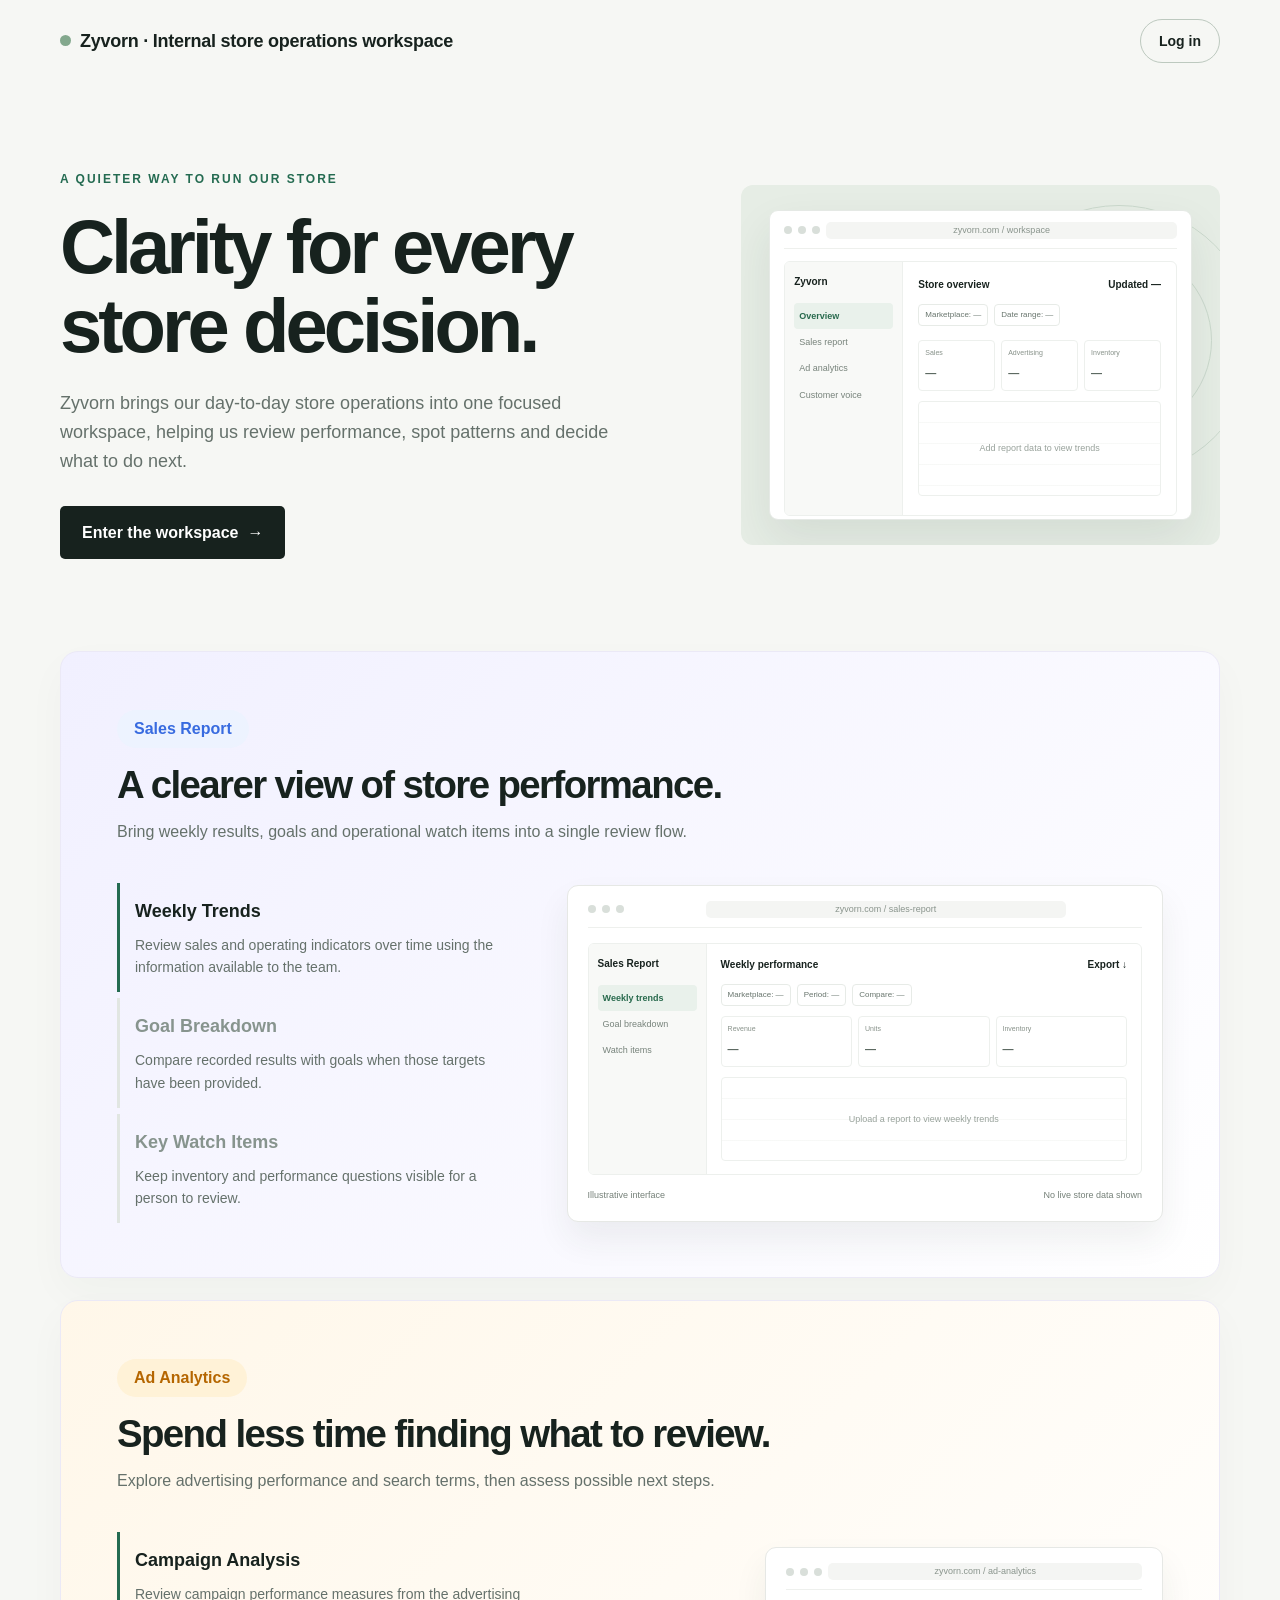
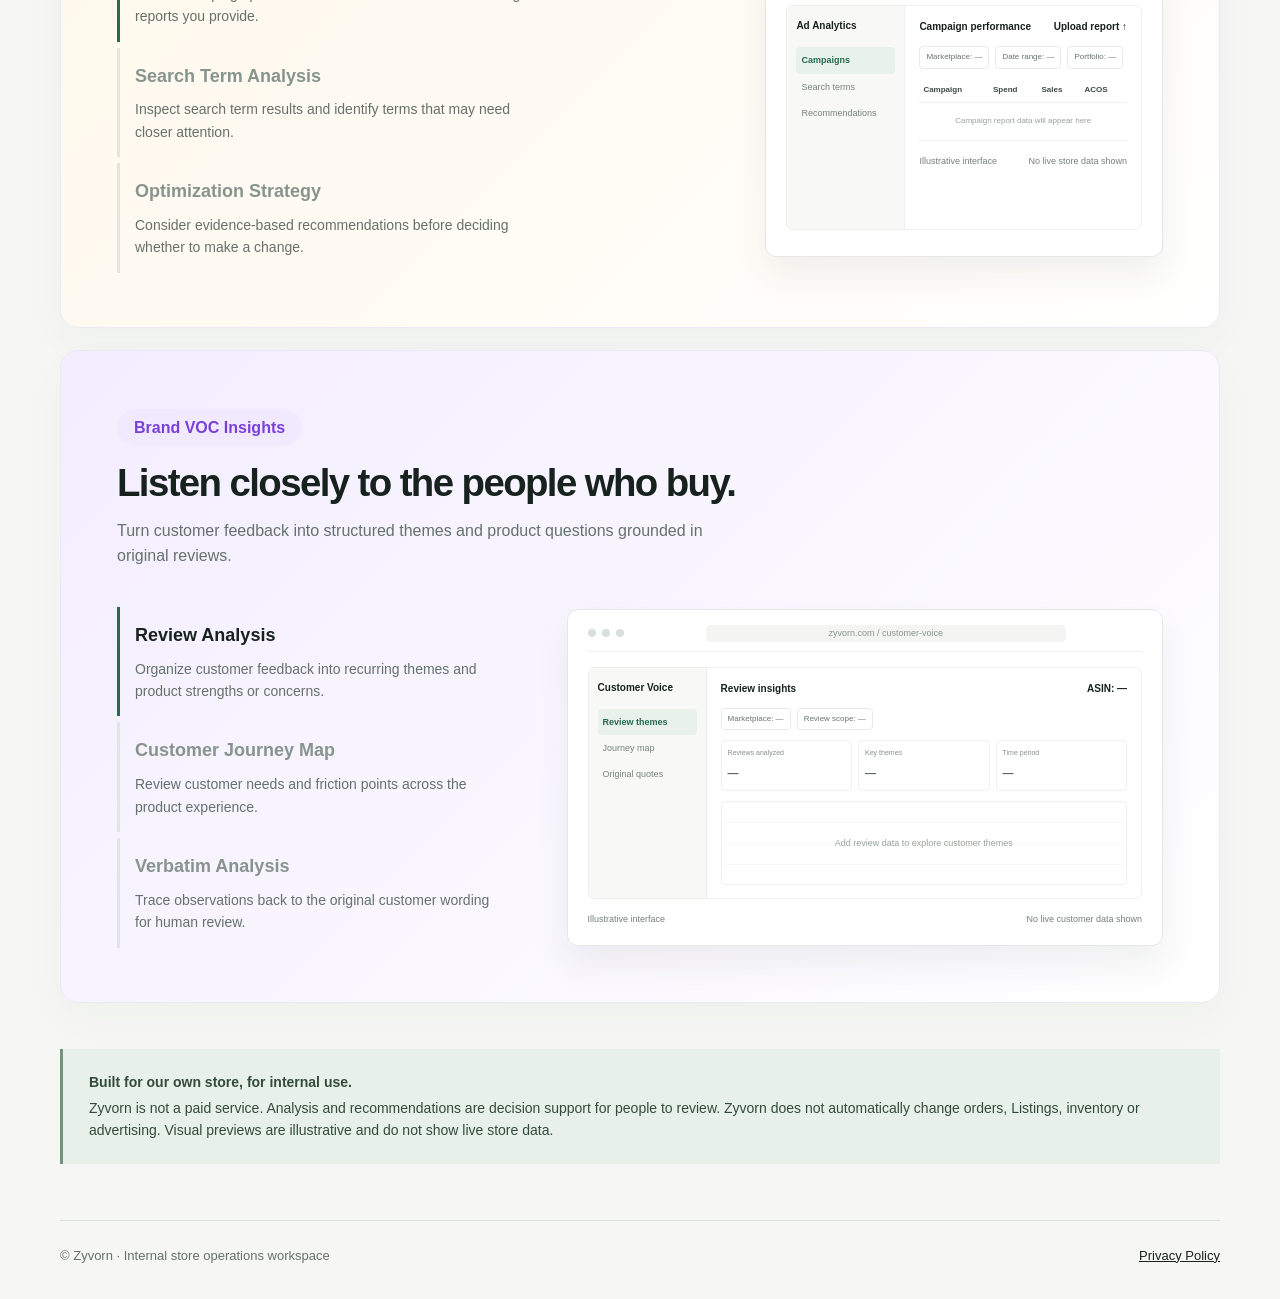
<file: index.html>
<!doctype html>
<html lang="en">
<head>
  <meta charset="utf-8">
  <meta name="viewport" content="width=device-width, initial-scale=1">
  <meta name="description" content="Zyvorn is the private operations workspace for our own store.">
  <meta name="theme-color" content="#f6f7f4">
  <title>Zyvorn — Store Operations Workspace</title>
  <style>
    :root{color-scheme:light;--ink:#17221e;--muted:#65716b;--green:#246b51;--mint:#e7f0e9;--line:#dce3dc;--paper:#f6f7f4;--white:#fff}*{box-sizing:border-box}html{scroll-behavior:smooth}body{margin:0;background:var(--paper);color:var(--ink);font:16px/1.6 Inter,"Segoe UI",Arial,sans-serif}a{color:inherit}.wrap{width:min(1160px,calc(100% - 48px));margin:auto}.nav{height:82px;display:flex;align-items:center;justify-content:space-between}.brand{font-size:24px;font-weight:750;letter-spacing:-1.2px;text-decoration:none}.brand i{display:inline-block;width:11px;height:11px;background:#83a88d;border-radius:50%;margin:0 9px 1px 0}.login{font-size:14px;font-weight:650;text-decoration:none;padding:10px 18px;border:1px solid #bdc9bf;border-radius:99px}.login:hover{background:var(--white)}.hero{padding:88px 0 92px;display:grid;grid-template-columns:1.12fr .88fr;gap:72px;align-items:center}.eyebrow{text-transform:uppercase;color:var(--green);font-size:12px;letter-spacing:2px;font-weight:700}.hero h1{font-size:clamp(46px,6vw,76px);line-height:1.04;letter-spacing:-4px;margin:18px 0 24px;max-width:680px}.hero p{max-width:590px;color:var(--muted);font-size:18px;margin:0 0 30px}.cta{display:inline-flex;background:var(--ink);color:white;text-decoration:none;padding:14px 22px;border-radius:5px;font-weight:650}.visual{height:360px;border-radius:12px;background:#e6ede5;padding:26px;position:relative;overflow:hidden}.visual:before{content:"";position:absolute;width:270px;height:270px;border:1px solid #cbd9cd;border-radius:50%;right:-35px;top:20px}.visual:after{content:"";position:absolute;width:185px;height:185px;border:1px solid #cbd9cd;border-radius:50%;right:8px;top:62px}.dash{position:absolute;z-index:1;left:34px;right:34px;top:50px;background:#fff;border:1px solid #e5e9e5;border-radius:9px;padding:22px;box-shadow:0 20px 45px #253b2b17}.dash-top{display:flex;justify-content:space-between;font-size:12px;color:var(--muted)}.dash-title{font-weight:700;color:var(--ink);font-size:15px}.bars{height:120px;display:flex;align-items:end;gap:11px;border-bottom:1px solid var(--line);padding:16px 3px 0;margin-top:15px}.bars i{display:block;flex:1;background:#b7cdbb;border-radius:3px 3px 0 0}.bars i:nth-child(3n){background:#57876a}.metrics{display:flex;gap:25px;padding-top:16px}.metrics b{display:block;font-size:16px}.metrics span{font-size:10px;color:var(--muted)}.showcase{margin:0 auto 22px;padding:58px 56px 54px;background:linear-gradient(135deg,#f1f0ff 0%,#fff 100%);border:1px solid #ebe9f6;border-radius:18px;box-shadow:0 16px 40px #253b2b08}.showcase:nth-of-type(3){background:linear-gradient(135deg,#fff7e9 0%,#fff 100%)}.showcase:nth-of-type(4){background:linear-gradient(135deg,#f3edff 0%,#fff 100%)}.showcase-head{margin-bottom:38px}.pill{display:inline-flex;padding:6px 17px;border-radius:99px;background:#edf3ff;color:#386be0;font-weight:700;margin-bottom:14px}.showcase:nth-of-type(3) .pill{background:#fff2d7;color:#b56600}.showcase:nth-of-type(4) .pill{background:#f1eaff;color:#7941d9}.showcase h2{font-size:clamp(29px,3vw,42px);line-height:1.18;letter-spacing:-1.6px;margin:0 0 12px}.showcase-head p{margin:0;color:var(--muted);max-width:620px;font-size:16px}.showcase-grid{display:grid;grid-template-columns:.8fr 1.2fr;gap:52px;align-items:center}.showcase:nth-of-type(3) .showcase-grid{grid-template-columns:1.2fr .8fr}.feature-list{display:grid;gap:6px}.feature{padding:14px 15px;border-left:3px solid #e1e6e2;color:#87948e}.feature.active{border-color:var(--green);color:var(--ink)}.feature h3{font-size:18px;margin:0 0 8px}.feature p{font-size:14px;color:var(--muted);margin:0;max-width:390px}.preview{min-height:260px;background:#fff;border:1px solid #e6e8e5;border-radius:11px;padding:21px;box-shadow:0 18px 34px #24332912;position:relative;overflow:hidden}.browserbar{height:22px;display:flex;align-items:center;gap:6px;border-bottom:1px solid #eef0ed;padding-bottom:12px;margin-bottom:18px}.browserbar i{width:8px;height:8px;border-radius:50%;background:#d8ded9}.browserbar span{height:7px;flex:1;margin-left:12px;border-radius:6px;background:#f0f2f0}.preview-title{font-size:13px;font-weight:700}.chart{height:132px;display:flex;align-items:end;gap:10px;border-bottom:1px solid #e9ede9;padding:15px 2px 0}.chart i{display:block;flex:1;border-radius:3px 3px 0 0;background:#c4d7c8}.chart i:nth-child(3n){background:#719b7b}.chart-lines{position:absolute;left:24px;right:24px;top:123px;height:60px;border-top:1px solid #d7e0d9;transform:skewY(-7deg)}.preview-caption{display:flex;justify-content:space-between;margin-top:13px;color:#758078;font-size:11px}.mini-table{width:100%;border-collapse:collapse;margin-top:16px;font-size:11px;color:#65716b}.mini-table th,.mini-table td{text-align:left;padding:9px 6px;border-bottom:1px solid #eef0ed}.mini-table th{color:#3d4942;font-weight:650}.tag{display:inline-block;width:48px;height:13px;border-radius:8px;background:#edf3ee}.journey{display:flex;gap:8px;align-items:center;margin:26px 0 15px}.journey i{display:block;flex:1;height:38px;border-radius:6px;background:#eee6ff}.journey i:nth-child(2n){background:#e4f1e8}.journey i:nth-child(3){background:#f8ebd7}.journey-lines{display:grid;gap:10px}.journey-lines i{display:block;height:8px;border-radius:8px;background:#eef0ed}.journey-lines i:nth-child(2){width:78%}.journey-lines i:nth-child(3){width:56%}.note{margin:46px 0 56px;padding:22px 26px;background:var(--mint);border-left:3px solid #71947a;color:#344b3b;font-size:14px}.note strong{display:block;margin-bottom:4px}.footer{border-top:1px solid var(--line);padding:25px 0 32px;display:flex;justify-content:space-between;color:var(--muted);font-size:13px}.footer a{color:var(--ink)}
    .preview{min-height:310px;padding:18px 20px}.windowbar{height:24px;display:flex;align-items:center;gap:6px;border-bottom:1px solid #eef0ed;padding-bottom:12px;margin-bottom:15px}.windowbar i{width:8px;height:8px;border-radius:50%;background:#d9dfda}.windowbar span{height:17px;max-width:360px;flex:1;margin:0 auto;border-radius:5px;background:#f4f5f3;text-align:center;color:#89948c;font-size:9px;line-height:17px}.appframe{display:grid;grid-template-columns:118px 1fr;min-height:225px;border:1px solid #edf0ed;border-radius:6px;overflow:hidden}.appnav{background:#f8f9f7;padding:12px 9px;border-right:1px solid #edf0ed}.appnav b{display:block;font-size:10px;margin:0 0 13px}.appnav span{display:block;font-size:9px;color:#77837b;padding:6px 5px;border-radius:4px}.appnav span.selected{background:#e9f1eb;color:#286a4d;font-weight:700}.appmain{padding:13px 14px;min-width:0}.apptop{display:flex;justify-content:space-between;align-items:center;font-size:10px;font-weight:700;margin-bottom:11px}.filters{display:flex;gap:6px;margin-bottom:10px}.filters span{font-size:8px;border:1px solid #e7ebe7;border-radius:4px;padding:4px 6px;color:#68756d}.kpis{display:grid;grid-template-columns:repeat(3,1fr);gap:6px;margin-bottom:10px}.kpis div{border:1px solid #edf0ed;border-radius:4px;padding:6px}.kpis small{display:block;font-size:7px;color:#879189}.kpis b{font-size:11px;color:#59665e}.blank-chart{height:84px;border:1px solid #edf0ed;border-radius:4px;background:repeating-linear-gradient(to bottom,#fff 0,#fff 20px,#f0f2ef 21px);display:grid;place-items:center;color:#98a29b;font-size:9px}.mini-table{margin-top:8px}.mini-table th,.mini-table td{font-size:8px;padding:5px 4px}.empty-cell{text-align:center!important;color:#98a29b;padding:12px!important}.journey{margin:12px 0}.journey i{height:auto;min-height:30px;display:grid;place-items:center;font-size:8px;color:#58645c;font-style:normal}.journey-lines{border:1px solid #edf0ed;padding:10px;border-radius:4px}.journey-lines p{margin:0 0 8px;font-size:8px;color:#65716b}.journey-lines i{height:6px}.preview-caption{font-size:9px}.visual .dash{padding:18px}.hero-ui{position:absolute;z-index:1;inset:25px 28px;background:#fff;border:1px solid #e5e9e5;border-radius:9px;padding:14px;box-shadow:0 20px 45px #253b2b17}.hero-ui .windowbar{margin-bottom:12px}.hero-ui .appframe{min-height:255px}.hero-ui .appmain{padding:15px}.hero-ui .kpis{margin-top:14px}.hero-ui .blank-chart{height:95px}
    .brand{font-size:clamp(14px,1.6vw,18px);font-weight:750;letter-spacing:-.25px;white-space:nowrap}
    @media(max-width:760px){.wrap{width:min(100% - 36px,560px)}.nav{height:70px}.brand{font-size:clamp(12px,3.6vw,16px)}.hero{padding:55px 0 60px;grid-template-columns:1fr;gap:35px}.hero h1{letter-spacing:-2.5px}.visual{height:300px}.hero-ui{inset:20px}.hero-ui .appframe{grid-template-columns:90px 1fr;min-height:210px}.showcase{padding:34px 24px;margin-bottom:16px;border-radius:13px}.showcase-head{margin-bottom:25px}.showcase-grid,.showcase:nth-of-type(3) .showcase-grid{grid-template-columns:1fr;gap:24px}.showcase h2{letter-spacing:-.8px}.feature{padding:11px 13px}.preview{min-height:250px;padding:13px}.appframe{grid-template-columns:88px 1fr;min-height:200px}.appnav{padding:9px 6px}.appmain{padding:10px 8px}.appnav span{font-size:8px;padding:5px 3px}.kpis{gap:3px}.kpis div{padding:4px}.kpis small{font-size:6px}.kpis b{font-size:9px}.note{margin:30px 0}.footer{gap:12px;flex-wrap:wrap}}
  </style>
</head>
<body>
  <header class="wrap nav"><a class="brand" href="/" aria-label="Zyvorn home"><i></i>Zyvorn · Internal store operations workspace</a><a class="login" href="/login/">Log in</a></header>
  <main>
    <section class="wrap hero">
      <div><div class="eyebrow">A quieter way to run our store</div><h1>Clarity for every store decision.</h1><p>Zyvorn brings our day-to-day store operations into one focused workspace, helping us review performance, spot patterns and decide what to do next.</p><a class="cta" href="/login/">Enter the workspace&nbsp; →</a></div>
      <div class="visual" aria-label="Illustrative Zyvorn operations workspace preview"><div class="hero-ui"><div class="windowbar"><i></i><i></i><i></i><span>zyvorn.com / workspace</span></div><div class="appframe"><nav class="appnav"><b>Zyvorn</b><span class="selected">Overview</span><span>Sales report</span><span>Ad analytics</span><span>Customer voice</span></nav><div class="appmain"><div class="apptop"><span>Store overview</span><span>Updated —</span></div><div class="filters"><span>Marketplace: —</span><span>Date range: —</span></div><div class="kpis"><div><small>Sales</small><b>—</b></div><div><small>Advertising</small><b>—</b></div><div><small>Inventory</small><b>—</b></div></div><div class="blank-chart">Add report data to view trends</div></div></div></div></div>
    </section>
    <section class="wrap showcase" aria-labelledby="sales-title"><header class="showcase-head"><span class="pill">Sales Report</span><h2 id="sales-title">A clearer view of store performance.</h2><p>Bring weekly results, goals and operational watch items into a single review flow.</p></header><div class="showcase-grid"><div class="feature-list"><article class="feature active"><h3>Weekly Trends</h3><p>Review sales and operating indicators over time using the information available to the team.</p></article><article class="feature"><h3>Goal Breakdown</h3><p>Compare recorded results with goals when those targets have been provided.</p></article><article class="feature"><h3>Key Watch Items</h3><p>Keep inventory and performance questions visible for a person to review.</p></article></div><div class="preview" aria-label="Illustrative Sales Report interface preview"><div class="windowbar"><i></i><i></i><i></i><span>zyvorn.com / sales-report</span></div><div class="appframe"><nav class="appnav"><b>Sales Report</b><span class="selected">Weekly trends</span><span>Goal breakdown</span><span>Watch items</span></nav><div class="appmain"><div class="apptop"><span>Weekly performance</span><span>Export ↓</span></div><div class="filters"><span>Marketplace: —</span><span>Period: —</span><span>Compare: —</span></div><div class="kpis"><div><small>Revenue</small><b>—</b></div><div><small>Units</small><b>—</b></div><div><small>Inventory</small><b>—</b></div></div><div class="blank-chart">Upload a report to view weekly trends</div></div></div><div class="preview-caption"><span>Illustrative interface</span><span>No live store data shown</span></div></div></div></section>
    <section class="wrap showcase" aria-labelledby="ads-title"><header class="showcase-head"><span class="pill">Ad Analytics</span><h2 id="ads-title">Spend less time finding what to review.</h2><p>Explore advertising performance and search terms, then assess possible next steps.</p></header><div class="showcase-grid"><div class="feature-list"><article class="feature active"><h3>Campaign Analysis</h3><p>Review campaign performance measures from the advertising reports you provide.</p></article><article class="feature"><h3>Search Term Analysis</h3><p>Inspect search term results and identify terms that may need closer attention.</p></article><article class="feature"><h3>Optimization Strategy</h3><p>Consider evidence-based recommendations before deciding whether to make a change.</p></article></div><div class="preview" aria-label="Illustrative Ad Analytics interface preview"><div class="windowbar"><i></i><i></i><i></i><span>zyvorn.com / ad-analytics</span></div><div class="appframe"><nav class="appnav"><b>Ad Analytics</b><span class="selected">Campaigns</span><span>Search terms</span><span>Recommendations</span></nav><div class="appmain"><div class="apptop"><span>Campaign performance</span><span>Upload report ↑</span></div><div class="filters"><span>Marketplace: —</span><span>Date range: —</span><span>Portfolio: —</span></div><table class="mini-table"><thead><tr><th>Campaign</th><th>Spend</th><th>Sales</th><th>ACOS</th></tr></thead><tbody><tr><td colspan="4" class="empty-cell">Campaign report data will appear here</td></tr></tbody></table><div class="preview-caption"><span>Illustrative interface</span><span>No live store data shown</span></div></div></div></div></div></section>
    <section class="wrap showcase" aria-labelledby="voc-title"><header class="showcase-head"><span class="pill">Brand VOC Insights</span><h2 id="voc-title">Listen closely to the people who buy.</h2><p>Turn customer feedback into structured themes and product questions grounded in original reviews.</p></header><div class="showcase-grid"><div class="feature-list"><article class="feature active"><h3>Review Analysis</h3><p>Organize customer feedback into recurring themes and product strengths or concerns.</p></article><article class="feature"><h3>Customer Journey Map</h3><p>Review customer needs and friction points across the product experience.</p></article><article class="feature"><h3>Verbatim Analysis</h3><p>Trace observations back to the original customer wording for human review.</p></article></div><div class="preview" aria-label="Illustrative Brand VOC interface preview"><div class="windowbar"><i></i><i></i><i></i><span>zyvorn.com / customer-voice</span></div><div class="appframe"><nav class="appnav"><b>Customer Voice</b><span class="selected">Review themes</span><span>Journey map</span><span>Original quotes</span></nav><div class="appmain"><div class="apptop"><span>Review insights</span><span>ASIN: —</span></div><div class="filters"><span>Marketplace: —</span><span>Review scope: —</span></div><div class="kpis"><div><small>Reviews analyzed</small><b>—</b></div><div><small>Key themes</small><b>—</b></div><div><small>Time period</small><b>—</b></div></div><div class="blank-chart">Add review data to explore customer themes</div></div></div><div class="preview-caption"><span>Illustrative interface</span><span>No live customer data shown</span></div></div></div></section>
    <section class="wrap"><aside class="note"><strong>Built for our own store, for internal use.</strong>Zyvorn is not a paid service. Analysis and recommendations are decision support for people to review. Zyvorn does not automatically change orders, Listings, inventory or advertising. Visual previews are illustrative and do not show live store data.</aside></section>
  </main>
  <footer class="wrap footer"><span>© Zyvorn · Internal store operations workspace</span><a href="/privacy-policy/">Privacy Policy</a></footer>
</body>
</html>
</file>
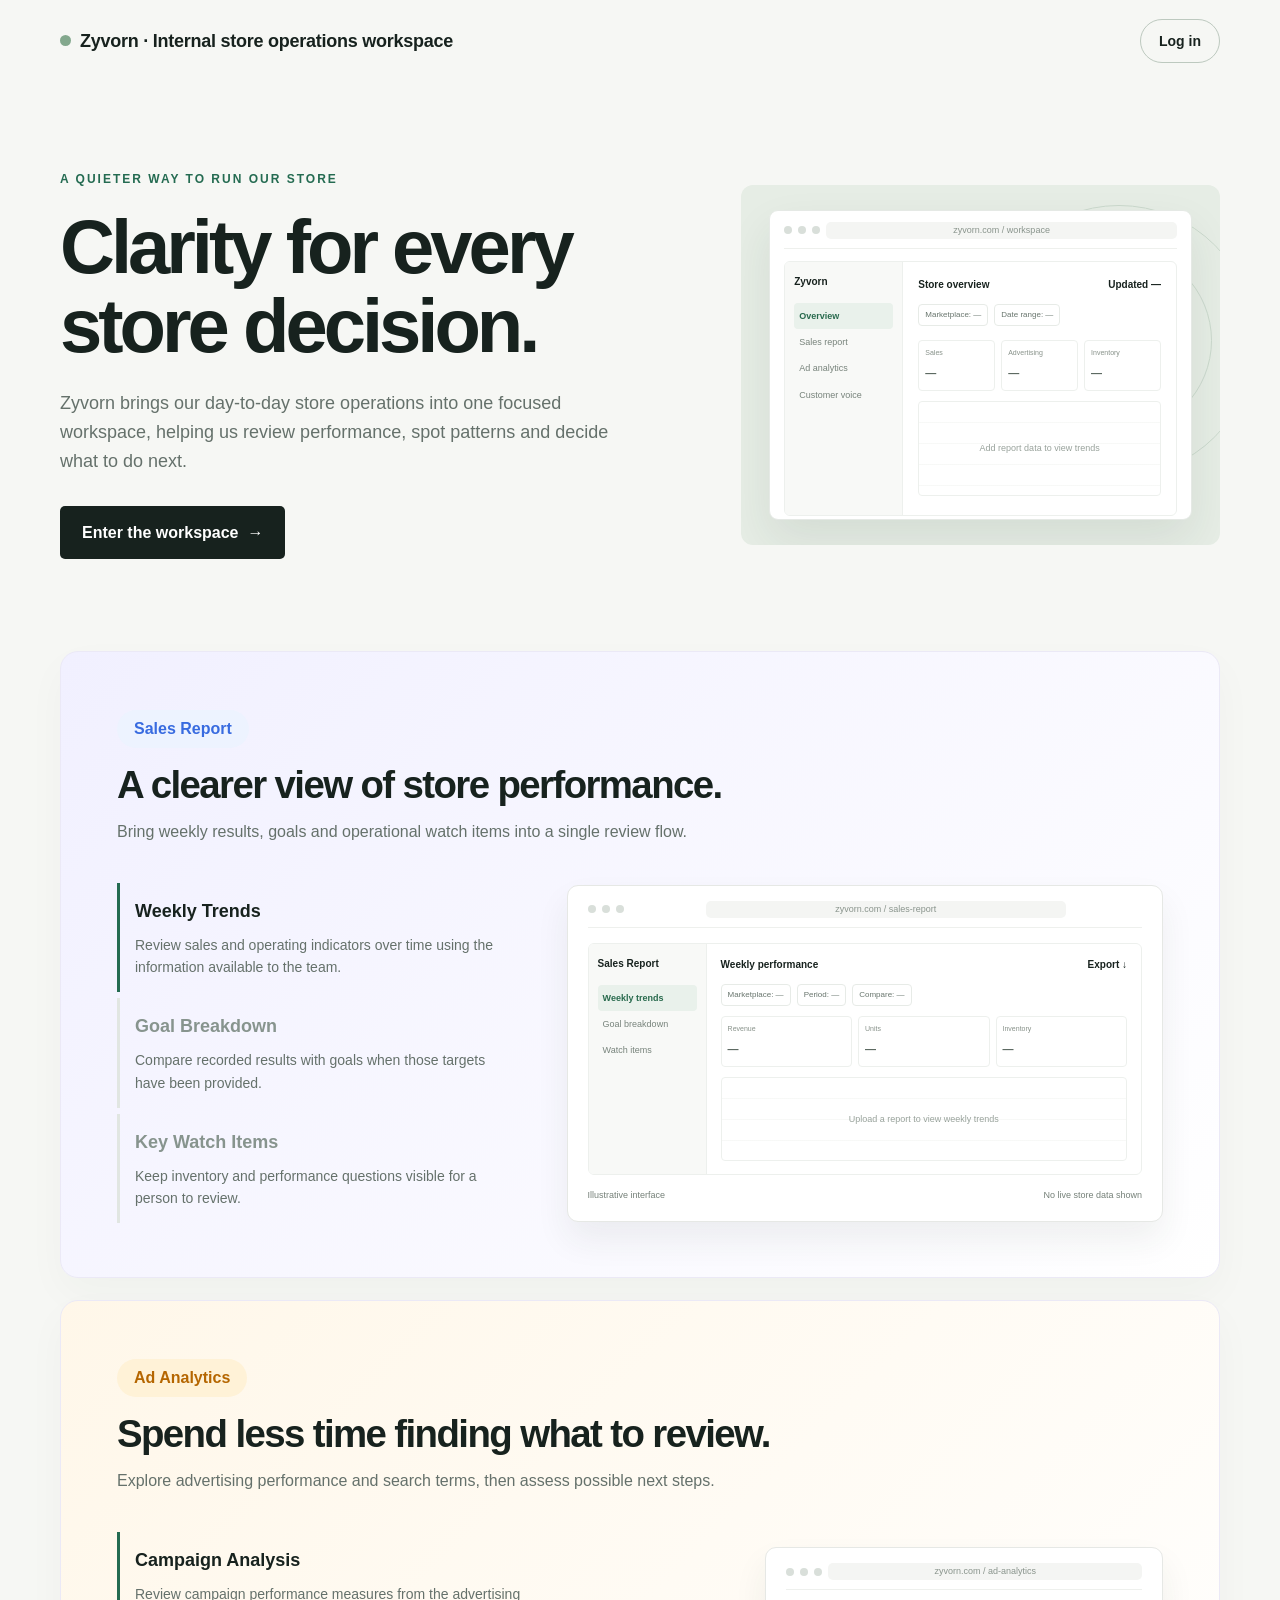
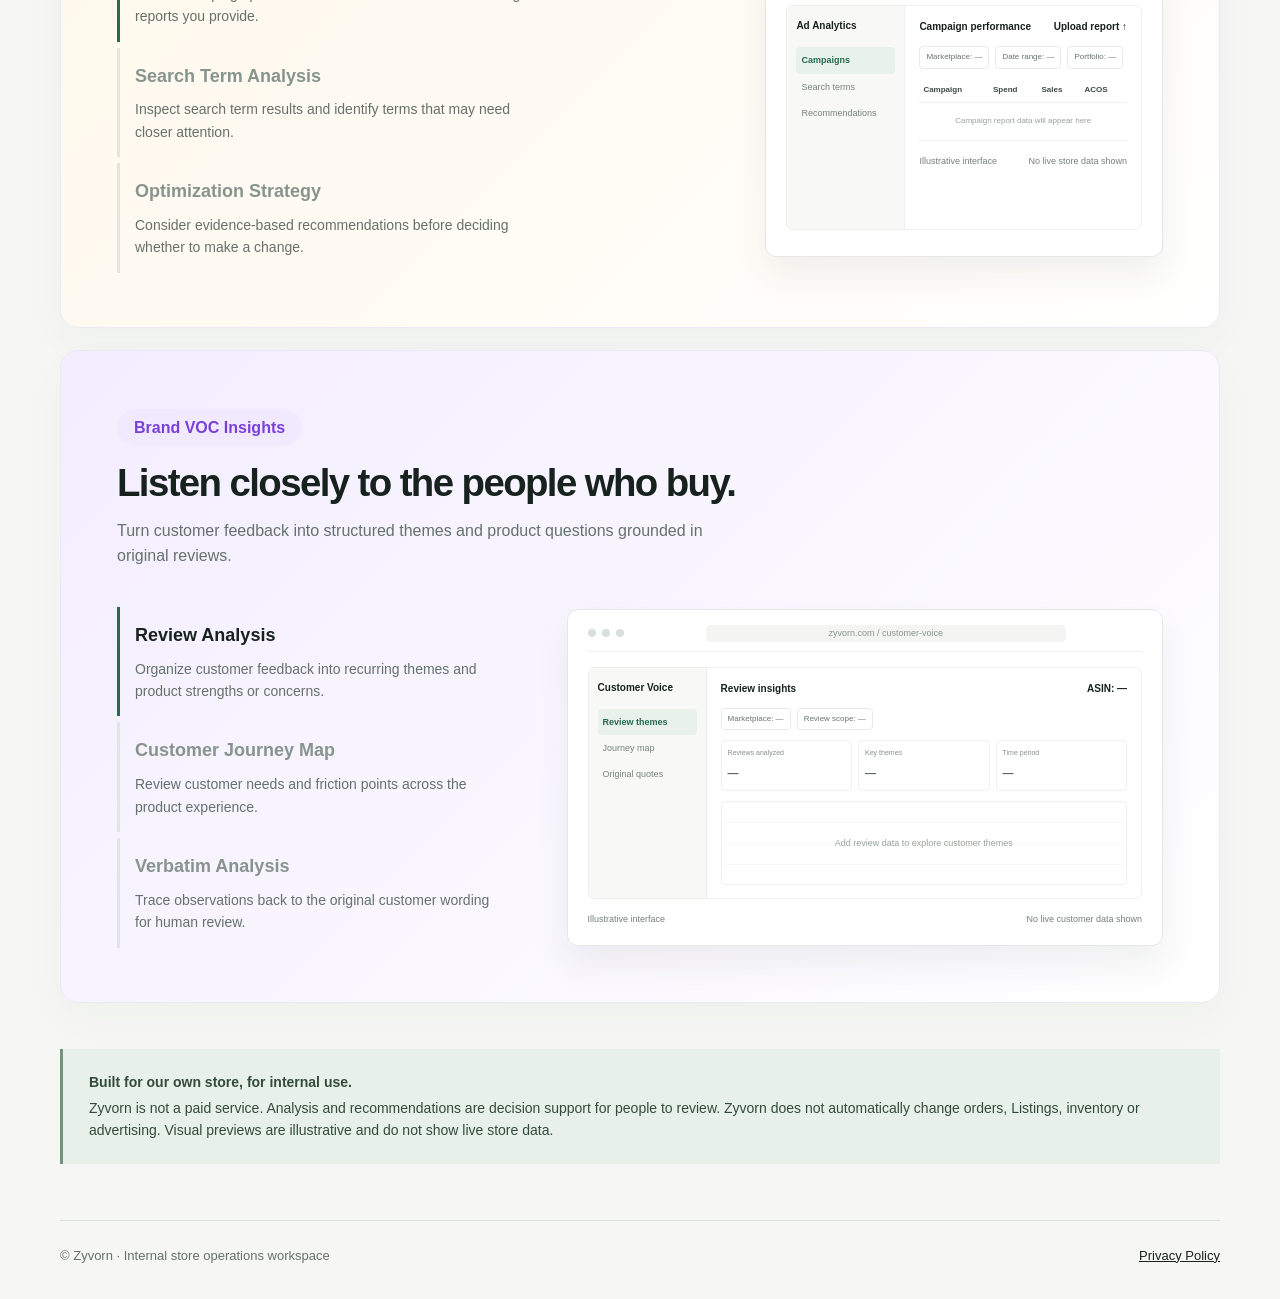
<file: admin/index.html>
<!doctype html>
<html lang="zh-CN">
<head>
  <meta charset="utf-8">
  <meta name="viewport" content="width=device-width, initial-scale=1">
  <meta name="description" content="AMZ 运营工作台使用申请审批">
  <meta name="theme-color" content="#ffffff">
  <title>申请审批｜AMZ 运营工作台</title>
  <link rel="stylesheet" href="../assets/css/app.css?v=20260828-1">
  <script defer src="../assets/vendor/supabase.js"></script>
  <script defer src="../assets/js/config.js?v=20260827-9"></script>
  <script defer src="../assets/js/core.js?v=20260828-1"></script>
  <script defer src="../assets/js/app.js?v=20260827-2"></script>
  <script defer src="../assets/js/api.js?v=20260828-1"></script>
  <script defer src="../assets/js/admin.js?v=20260828-1"></script>
</head>
<body>
  <header class="topbar">
    <div class="topbar__inner">
      <a class="app-brand" href="../" aria-label="返回 AMZ 运营工作台">
        <span class="logo-mark logo-mark--solid" aria-hidden="true"><span class="logo-mark__text">YE</span></span>
        <span class="app-brand__text"><strong>AMZ 运营工作台</strong><span>申请审批</span></span>
      </a>
      <div class="topbar__actions">
        <a class="btn btn--ghost" id="back-to-tool" href="../">返回工具页</a>
        <span class="user-pill" id="admin-email">正在核对管理员身份…</span>
        <button class="btn btn--ghost" type="button" data-sign-out>退出登录</button>
      </div>
    </div>
  </header>

  <main class="page-main">
    <div class="page-heading">
      <div>
        <p class="eyebrow">AMZ OPERATIONS · ACCESS CONTROL</p>
        <h1>申请审批</h1>
        <p>仅唯一管理员可查看申请；批准后系统会立即向申请邮箱发送 Supabase 邀请。</p>
      </div>
      <button class="btn btn--secondary" id="refresh-requests" type="button">刷新申请</button>
    </div>

    <div id="approval-message" class="message" hidden aria-live="polite"></div>

    <section class="card table-card approval-card" aria-labelledby="approval-list-title">
      <div class="card__header">
        <div>
          <h2 class="card__title" id="approval-list-title">使用申请</h2>
          <p class="card__subtitle" id="approval-count">最近 0 条</p>
        </div>
        <span class="refresh-note">最多显示最近 100 条</span>
      </div>
      <div class="table-loading" id="approval-loading"><div class="spinner"></div>正在加载申请…</div>
      <div class="table-empty" id="approval-empty" hidden>
        <span class="empty-icon" aria-hidden="true">✓</span>
        <p>当前没有使用申请。</p>
      </div>
      <div class="table-scroll">
        <table class="data-table approval-table" id="approval-table" hidden>
          <caption class="sr-only">工作台使用申请审批列表</caption>
          <colgroup><col style="width: 330px"><col style="width: 210px"><col style="width: 150px"><col style="width: 330px"></colgroup>
          <thead><tr><th scope="col">申请邮箱</th><th scope="col">申请时间</th><th scope="col">状态</th><th scope="col">操作</th></tr></thead>
          <tbody id="approval-body"></tbody>
        </table>
      </div>
    </section>
  </main>
  <footer class="page-footer"><span>AMZ 运营工作台 · 申请记录仅服务器和唯一管理员可见</span><span aria-hidden="true"> · </span><a class="page-footer__filing" href="https://beian.miit.gov.cn/" target="_blank" rel="noopener noreferrer">粤ICP备2026126692号-1</a></footer>
</body>
</html>
</file>
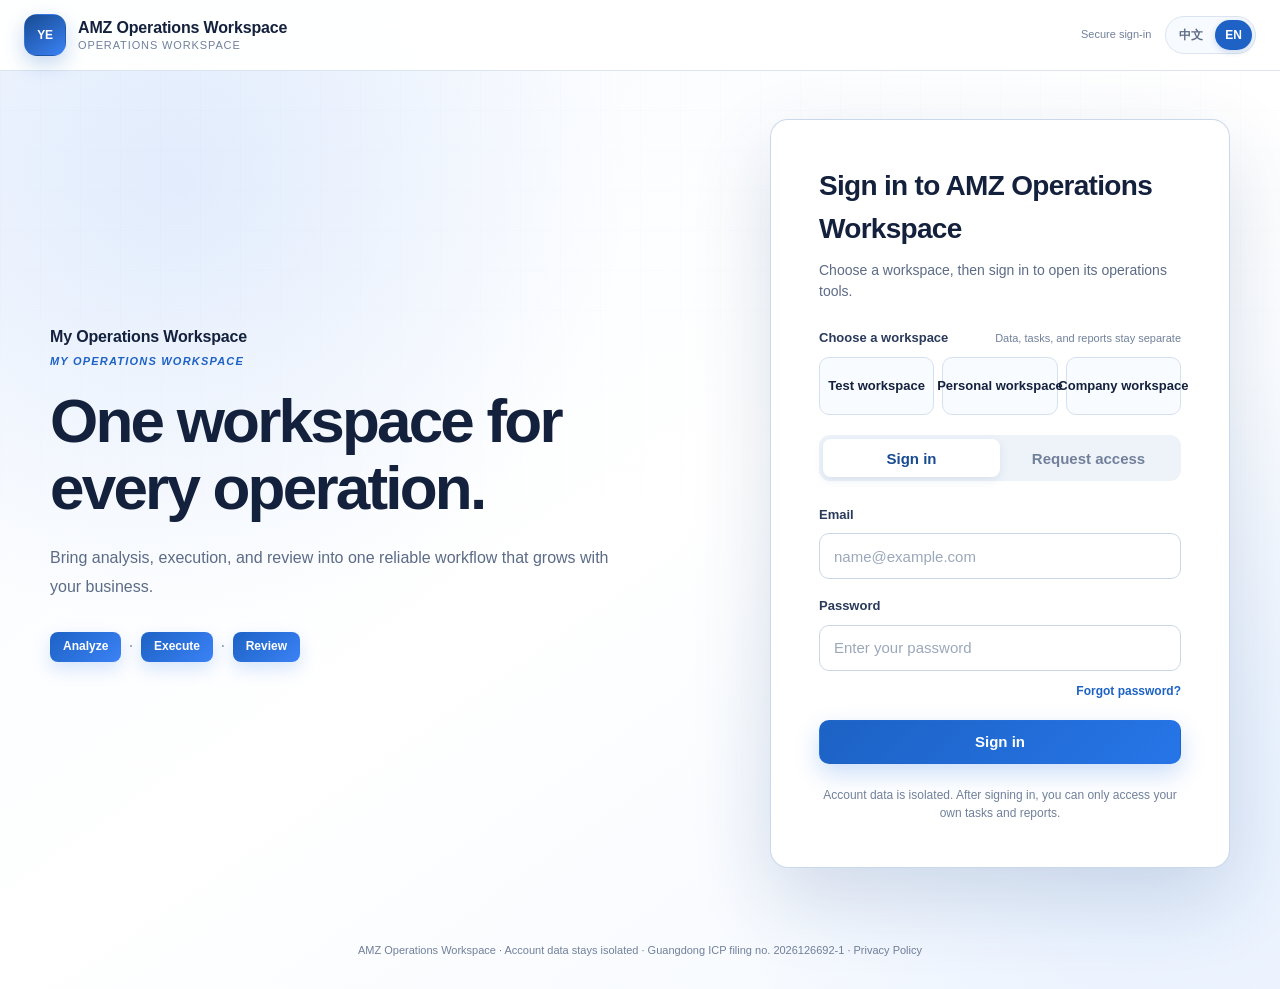
<file: login/index.html>
<!doctype html>
<html lang="zh-CN">
<head>
  <meta charset="utf-8">
  <meta name="viewport" content="width=device-width, initial-scale=1">
  <meta name="description" content="AMZ 运营工作台登录、申请使用与运营工具入口">
  <meta name="theme-color" content="#1551a3">
  <title>登录｜AMZ 运营工作台</title>
  <link rel="stylesheet" href="../assets/css/app.css?v=20261111-1">
  <script defer src="../assets/vendor/supabase.js"></script>
  <script defer src="../assets/js/config.js?v=20260827-9"></script>
  <script defer src="../assets/js/core.js?v=20260827-3"></script>
  <script defer src="../assets/js/app.js?v=20260827-2"></script>
  <script defer src="../assets/js/api.js?v=20260827-3"></script>
  <script defer src="../assets/js/i18n.js?v=20261111-1"></script>
  <script defer src="../assets/js/login.js?v=20261111-1"></script>
</head>
<body class="auth-page">
  <header class="workbench-topbar">
    <div class="workbench-topbar__inner">
      <a class="workbench-brand" href="/login/" aria-label="AMZ 运营工作台登录入口">
        <span class="logo-mark logo-mark--solid" aria-hidden="true"><span class="logo-mark__text">YE</span></span>
        <span class="workbench-brand__text"><strong>AMZ 运营工作台</strong><span>Operations Workspace</span></span>
      </a>
      <div class="workbench-topbar__actions">
        <span class="workbench-topbar__meta">安全登录入口</span>
        <div class="language-toggle" id="language-toggle" role="group" aria-label="界面语言" hidden>
          <button class="language-toggle__button" type="button" data-language="zh-CN" aria-pressed="false" title="切换到简体中文">中文</button>
          <button class="language-toggle__button" type="button" data-language="en" aria-pressed="false" title="Switch to English">EN</button>
        </div>
      </div>
    </div>
  </header>
  <main class="auth-shell" aria-labelledby="auth-title">
    <section class="auth-brand" aria-label="工作台介绍">
      <div class="auth-brand__content">
        <p class="auth-brand__eyebrow">
          <strong>我的运营工作台</strong>
          <em>MY OPERATIONS WORKSPACE</em>
        </p>
        <h1>一个入口，驱动全部运营动作。</h1>
        <p class="auth-brand__lead">将分析、执行、复盘，统一至可扩展的可靠工作流中。让工作流随业务一起成长。</p>
        <div class="workspace-capabilities" aria-label="运营工作流能力">
          <span>分析</span><b aria-hidden="true">·</b><span>执行</span><b aria-hidden="true">·</b><span>复盘</span>
        </div>
      </div>
    </section>

    <section class="auth-panel">
      <div class="auth-panel__inner">
        <h2 id="auth-title">登录 AMZ 运营工作台</h2>
        <p class="auth-panel__intro" id="auth-intro">使用工作台账号进入已授权的运营模块。</p>
        <section class="auth-workspace-picker" id="workspace-picker" aria-labelledby="workspace-picker-title">
          <div class="auth-workspace-picker__heading">
            <strong id="workspace-picker-title">选择要进入的空间</strong>
            <span>数据、任务与报告彼此隔离</span>
          </div>
          <div class="auth-workspace-options" role="radiogroup" aria-label="选择业务空间">
            <button class="auth-workspace-option" type="button" role="radio" aria-checked="false" data-workspace-key="testing">
              <strong>测试空间</strong>
            </button>
            <button class="auth-workspace-option" type="button" role="radio" aria-checked="false" data-workspace-key="personal">
              <strong>个人空间</strong>
            </button>
            <button class="auth-workspace-option" type="button" role="radio" aria-checked="false" data-workspace-key="company">
              <strong>公司空间</strong>
            </button>
          </div>
        </section>
        <div class="auth-tabs" id="auth-tabs" role="tablist" aria-label="登录或申请使用">
          <button class="tab-button" type="button" role="tab" aria-selected="true" data-auth-tab="login">登录</button>
          <button class="tab-button" type="button" role="tab" aria-selected="false" tabindex="-1" data-auth-tab="apply">申请使用</button>
        </div>

        <div id="auth-message" class="message auth-status" hidden aria-live="polite"></div>

        <section class="auth-session-entry" id="authenticated-entry" hidden aria-live="polite">
          <p>当前已登录：<strong id="authenticated-email">—</strong></p>
          <button class="btn btn--primary btn--full" id="enter-selected-workspace" type="button">进入已选空间</button>
          <button class="auth-link-button" id="change-account" type="button">切换账号</button>
        </section>

        <form class="auth-form" id="login-form" novalidate>
          <label class="field">
            <span class="field-label">邮箱</span>
            <input class="field-control" type="email" name="email" autocomplete="email" placeholder="name@example.com" required>
          </label>
          <label class="field">
            <span class="field-label">密码</span>
            <input class="field-control" type="password" name="password" autocomplete="current-password" placeholder="请输入密码" required>
          </label>
          <div class="auth-form-options">
            <button class="auth-link-button" type="button" data-forgot-password>忘记密码？</button>
          </div>
          <button class="btn btn--primary btn--full" type="submit">登录</button>
        </form>

        <form class="auth-form" id="apply-form" hidden novalidate>
          <label class="field">
            <span class="field-label">申请邮箱</span>
            <input class="field-control" type="email" name="email" autocomplete="email" placeholder="name@example.com" required>
            <span class="field-hint">管理员批准后，邀请邮件会发送到该邮箱。</span>
          </label>
          <label class="honeypot-field" aria-hidden="true">
            <span>网站</span>
            <input type="text" name="website" tabindex="-1" autocomplete="off">
          </label>
          <button class="btn btn--primary btn--full" type="submit">提交使用申请</button>
        </form>

        <form class="auth-form" id="forgot-form" hidden novalidate>
          <label class="field">
            <span class="field-label">登录邮箱</span>
            <input class="field-control" type="email" name="email" autocomplete="email" placeholder="name@example.com" required>
            <span class="field-hint">我们会向该邮箱发送一次性密码重置链接。</span>
          </label>
          <button class="btn btn--primary btn--full" type="submit">发送重置邮件</button>
          <div class="auth-secondary-action">
            <button class="auth-link-button" type="button" data-return-login>返回登录</button>
          </div>
        </form>

        <form class="auth-form" id="recovery-form" hidden novalidate>
          <label class="field">
            <span class="field-label">设置新密码</span>
            <input class="field-control" type="password" name="password" autocomplete="new-password" minlength="8" placeholder="至少 8 位" required>
          </label>
          <label class="field">
            <span class="field-label">确认新密码</span>
            <input class="field-control" type="password" name="password_confirmation" autocomplete="new-password" minlength="8" placeholder="再次输入新密码" required>
          </label>
          <button class="btn btn--primary btn--full" type="submit">保存新密码</button>
        </form>
        <p class="auth-meta">账号数据相互隔离，登录后仅可查看本人任务与报告。</p>
      </div>
    </section>
  </main>
  <footer class="page-footer"><span>AMZ 运营工作台 · 账号数据相互隔离</span><span aria-hidden="true"> · </span><a class="page-footer__filing" href="https://beian.miit.gov.cn/" target="_blank" rel="noopener noreferrer">粤ICP备2026126692号-1</a><span aria-hidden="true"> · </span><a class="page-footer__privacy" href="/privacy-policy/">隐私政策</a></footer>
</body>
</html>
</file>
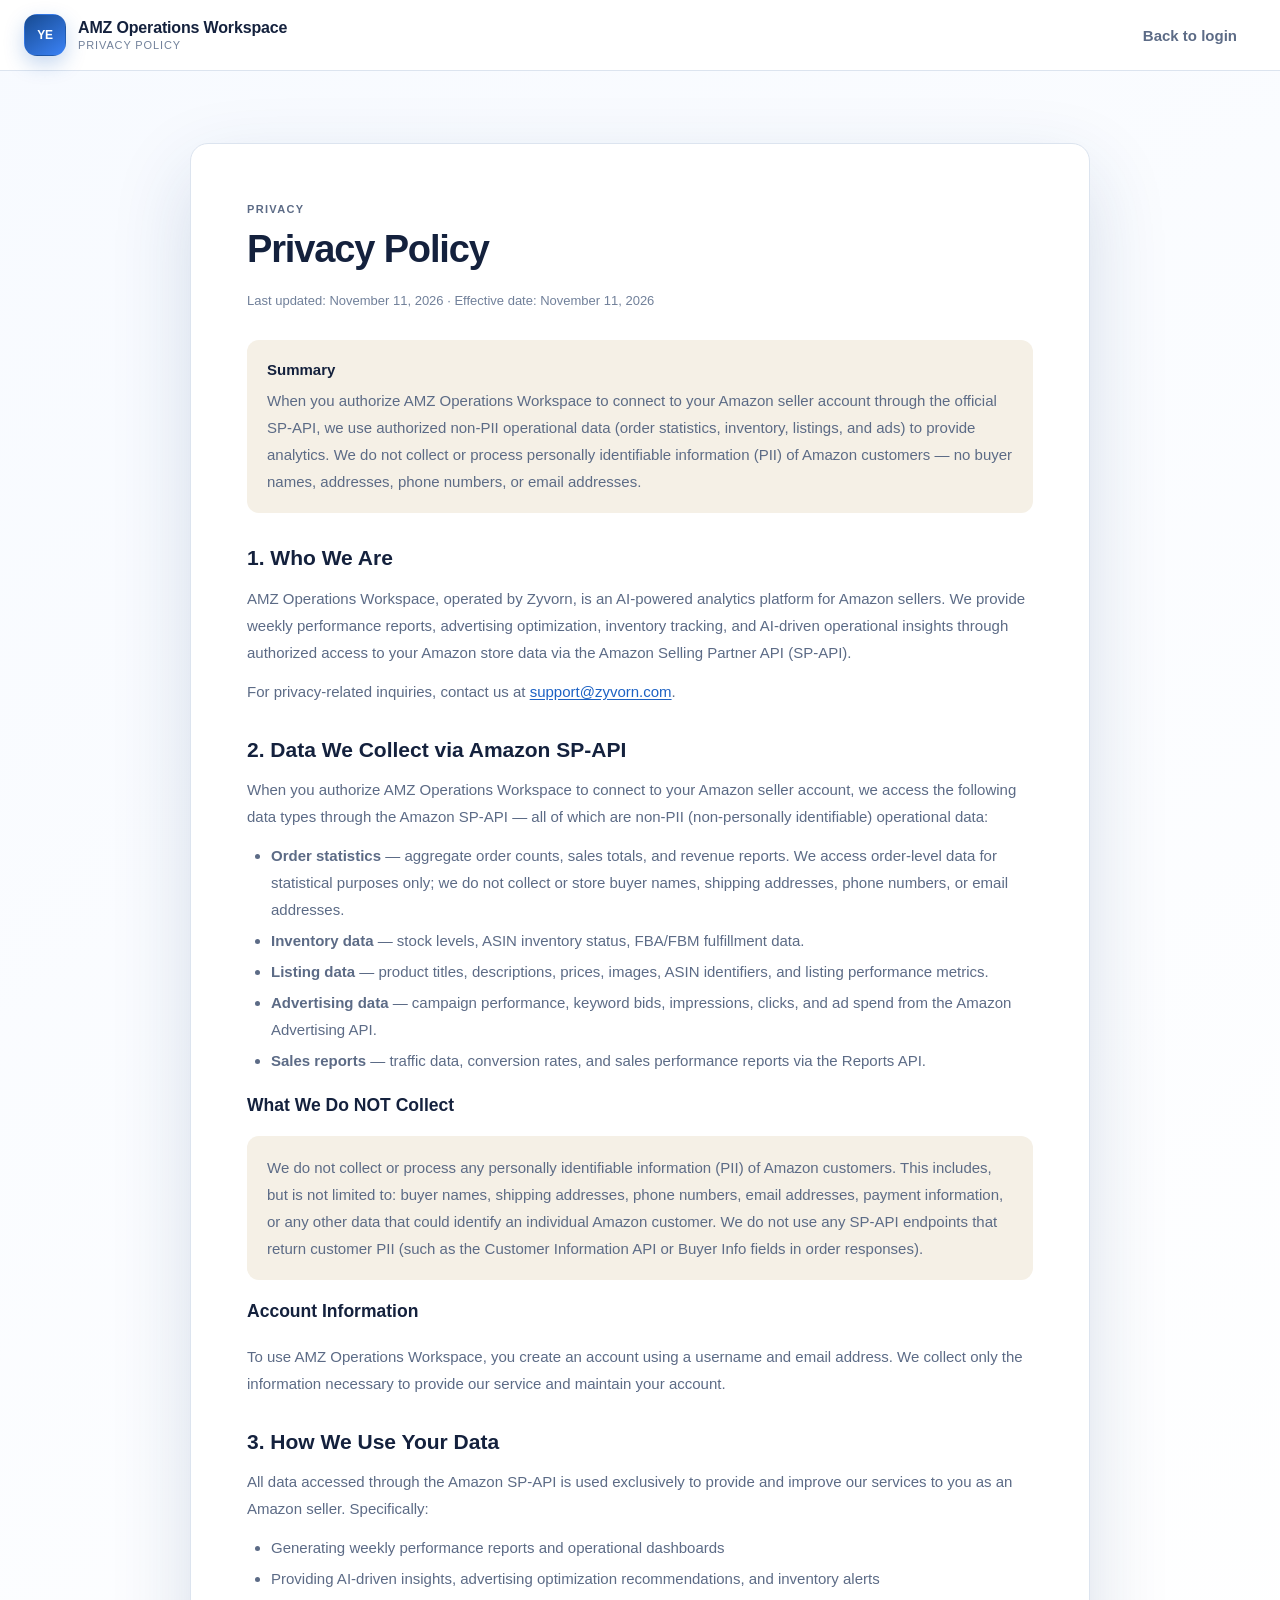
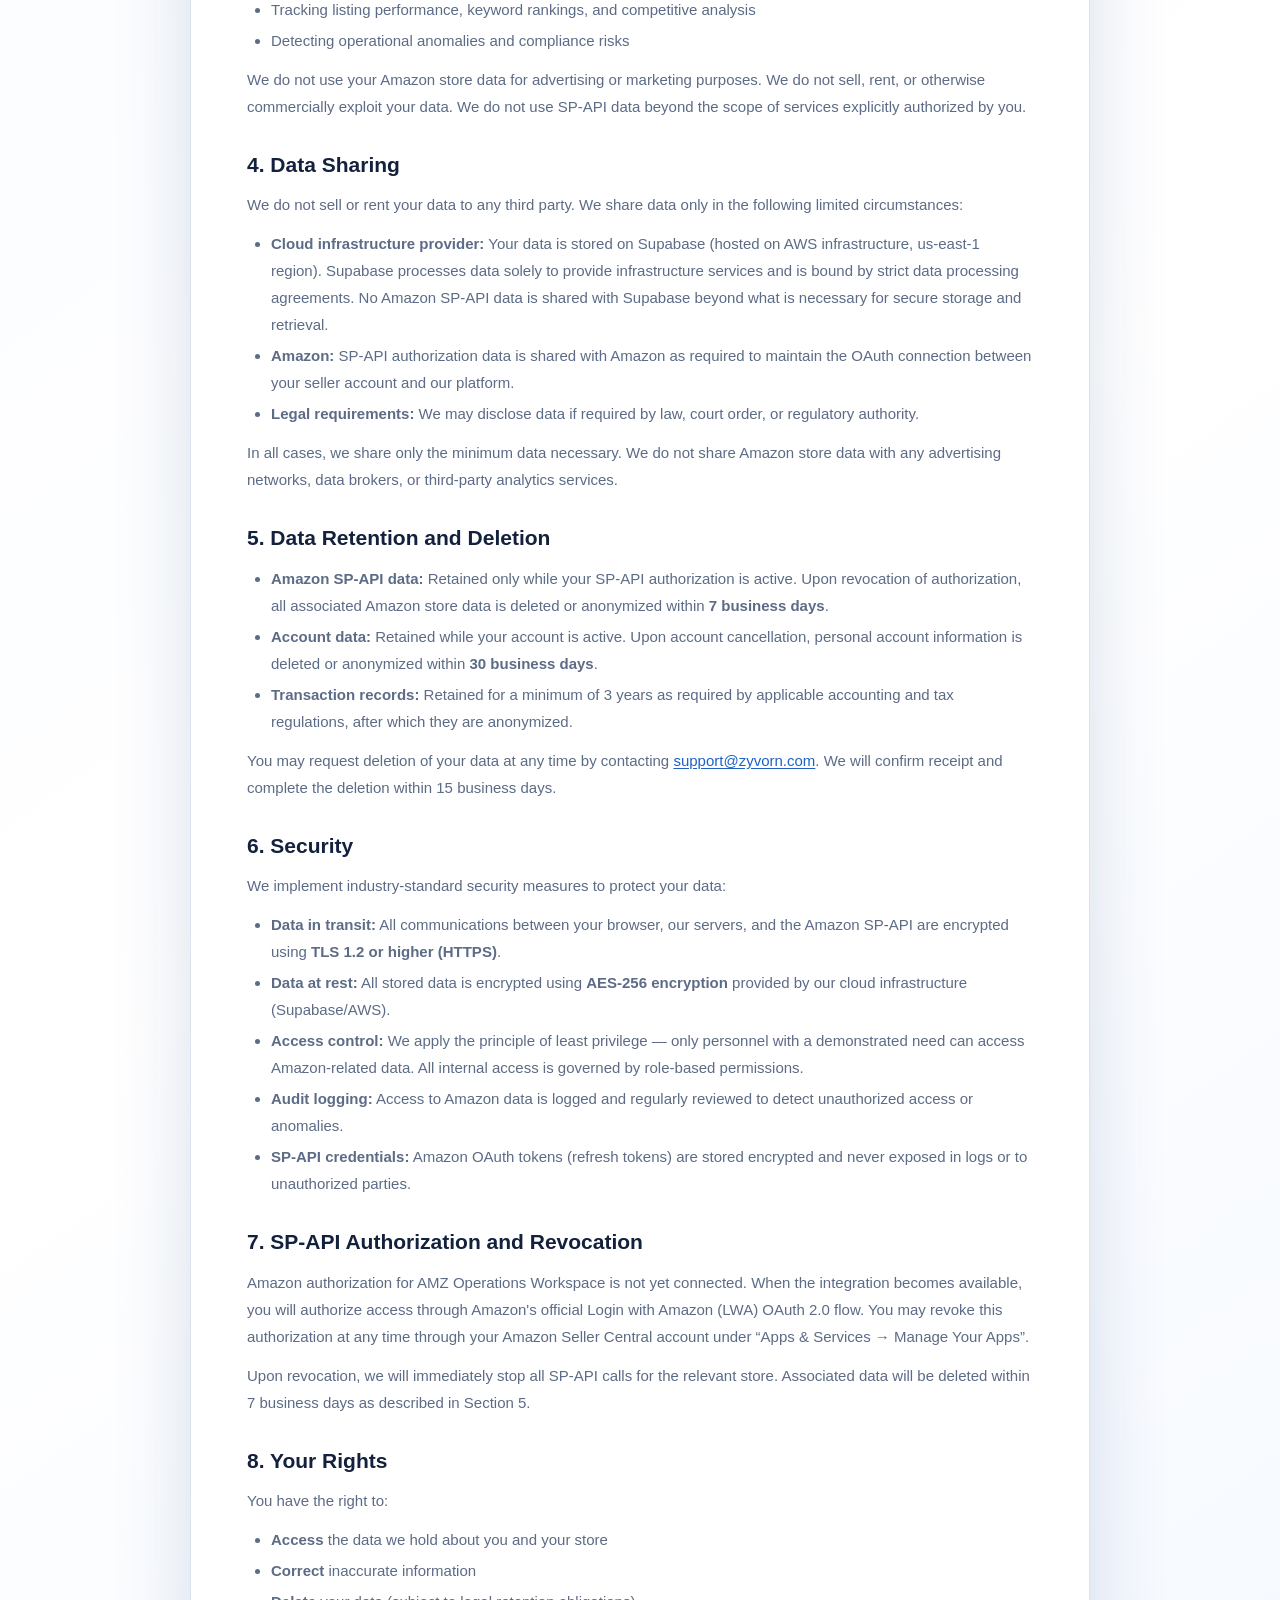
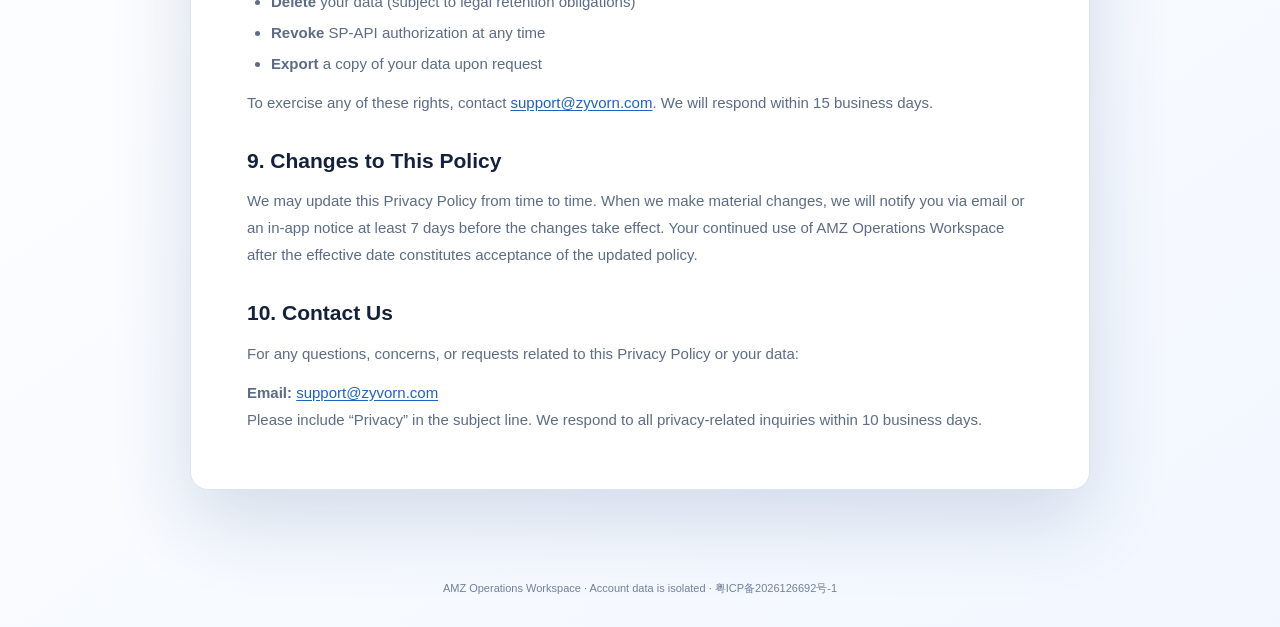
<file: privacy-policy/index.html>
<!doctype html>
<html lang="en">
<head>
  <meta charset="utf-8">
  <meta name="viewport" content="width=device-width, initial-scale=1">
  <meta name="description" content="Privacy Policy for the AMZ Operations Workspace by Zyvorn.">
  <meta name="theme-color" content="#1551a3">
  <title>Privacy Policy | AMZ Operations Workspace</title>
  <link rel="stylesheet" href="../assets/css/app.css?v=20261111-3">
</head>
<body class="privacy-policy-page">
  <header class="workbench-topbar">
    <div class="workbench-topbar__inner">
      <a class="workbench-brand" href="../" aria-label="Return to AMZ Operations Workspace">
        <span class="logo-mark logo-mark--solid" aria-hidden="true"><span class="logo-mark__text">YE</span></span>
        <span class="workbench-brand__text"><strong>AMZ Operations Workspace</strong><span>Privacy Policy</span></span>
      </a>
      <a class="btn btn--ghost" href="../">Back to login</a>
    </div>
  </header>
  <main class="privacy-policy-main">
    <article class="privacy-policy-card">
      <p class="eyebrow">PRIVACY</p>
      <h1>Privacy Policy</h1>
      <p class="privacy-policy-meta">Last updated: November 11, 2026 · Effective date: November 11, 2026</p>

      <div class="privacy-policy-summary">
        <strong>Summary</strong>
        <p>When you authorize AMZ Operations Workspace to connect to your Amazon seller account through the official SP-API, we use authorized non-PII operational data (order statistics, inventory, listings, and ads) to provide analytics. We do not collect or process personally identifiable information (PII) of Amazon customers — no buyer names, addresses, phone numbers, or email addresses.</p>
      </div>

      <section class="privacy-policy-section">
        <h2>1. Who We Are</h2>
        <p>AMZ Operations Workspace, operated by Zyvorn, is an AI-powered analytics platform for Amazon sellers. We provide weekly performance reports, advertising optimization, inventory tracking, and AI-driven operational insights through authorized access to your Amazon store data via the Amazon Selling Partner API (SP-API).</p>
        <p>For privacy-related inquiries, contact us at <a href="mailto:support@zyvorn.com">support@zyvorn.com</a>.</p>
      </section>

      <section class="privacy-policy-section">
        <h2>2. Data We Collect via Amazon SP-API</h2>
        <p>When you authorize AMZ Operations Workspace to connect to your Amazon seller account, we access the following data types through the Amazon SP-API — all of which are non-PII (non-personally identifiable) operational data:</p>
        <ul>
          <li><strong>Order statistics</strong> — aggregate order counts, sales totals, and revenue reports. We access order-level data for statistical purposes only; we do not collect or store buyer names, shipping addresses, phone numbers, or email addresses.</li>
          <li><strong>Inventory data</strong> — stock levels, ASIN inventory status, FBA/FBM fulfillment data.</li>
          <li><strong>Listing data</strong> — product titles, descriptions, prices, images, ASIN identifiers, and listing performance metrics.</li>
          <li><strong>Advertising data</strong> — campaign performance, keyword bids, impressions, clicks, and ad spend from the Amazon Advertising API.</li>
          <li><strong>Sales reports</strong> — traffic data, conversion rates, and sales performance reports via the Reports API.</li>
        </ul>

        <h3>What We Do NOT Collect</h3>
        <div class="privacy-policy-callout">
          <p>We do not collect or process any personally identifiable information (PII) of Amazon customers. This includes, but is not limited to: buyer names, shipping addresses, phone numbers, email addresses, payment information, or any other data that could identify an individual Amazon customer. We do not use any SP-API endpoints that return customer PII (such as the Customer Information API or Buyer Info fields in order responses).</p>
        </div>

        <h3>Account Information</h3>
        <p>To use AMZ Operations Workspace, you create an account using a username and email address. We collect only the information necessary to provide our service and maintain your account.</p>
      </section>

      <section class="privacy-policy-section">
        <h2>3. How We Use Your Data</h2>
        <p>All data accessed through the Amazon SP-API is used exclusively to provide and improve our services to you as an Amazon seller. Specifically:</p>
        <ul>
          <li>Generating weekly performance reports and operational dashboards</li>
          <li>Providing AI-driven insights, advertising optimization recommendations, and inventory alerts</li>
          <li>Tracking listing performance, keyword rankings, and competitive analysis</li>
          <li>Detecting operational anomalies and compliance risks</li>
        </ul>
        <p>We do not use your Amazon store data for advertising or marketing purposes. We do not sell, rent, or otherwise commercially exploit your data. We do not use SP-API data beyond the scope of services explicitly authorized by you.</p>
      </section>

      <section class="privacy-policy-section">
        <h2>4. Data Sharing</h2>
        <p>We do not sell or rent your data to any third party. We share data only in the following limited circumstances:</p>
        <ul>
          <li><strong>Cloud infrastructure provider:</strong> Your data is stored on Supabase (hosted on AWS infrastructure, us-east-1 region). Supabase processes data solely to provide infrastructure services and is bound by strict data processing agreements. No Amazon SP-API data is shared with Supabase beyond what is necessary for secure storage and retrieval.</li>
          <li><strong>Amazon:</strong> SP-API authorization data is shared with Amazon as required to maintain the OAuth connection between your seller account and our platform.</li>
          <li><strong>Legal requirements:</strong> We may disclose data if required by law, court order, or regulatory authority.</li>
        </ul>
        <p>In all cases, we share only the minimum data necessary. We do not share Amazon store data with any advertising networks, data brokers, or third-party analytics services.</p>
      </section>

      <section class="privacy-policy-section">
        <h2>5. Data Retention and Deletion</h2>
        <ul>
          <li><strong>Amazon SP-API data:</strong> Retained only while your SP-API authorization is active. Upon revocation of authorization, all associated Amazon store data is deleted or anonymized within <strong>7 business days</strong>.</li>
          <li><strong>Account data:</strong> Retained while your account is active. Upon account cancellation, personal account information is deleted or anonymized within <strong>30 business days</strong>.</li>
          <li><strong>Transaction records:</strong> Retained for a minimum of 3 years as required by applicable accounting and tax regulations, after which they are anonymized.</li>
        </ul>
        <p>You may request deletion of your data at any time by contacting <a href="mailto:support@zyvorn.com">support@zyvorn.com</a>. We will confirm receipt and complete the deletion within 15 business days.</p>
      </section>

      <section class="privacy-policy-section">
        <h2>6. Security</h2>
        <p>We implement industry-standard security measures to protect your data:</p>
        <ul>
          <li><strong>Data in transit:</strong> All communications between your browser, our servers, and the Amazon SP-API are encrypted using <strong>TLS 1.2 or higher (HTTPS)</strong>.</li>
          <li><strong>Data at rest:</strong> All stored data is encrypted using <strong>AES-256 encryption</strong> provided by our cloud infrastructure (Supabase/AWS).</li>
          <li><strong>Access control:</strong> We apply the principle of least privilege — only personnel with a demonstrated need can access Amazon-related data. All internal access is governed by role-based permissions.</li>
          <li><strong>Audit logging:</strong> Access to Amazon data is logged and regularly reviewed to detect unauthorized access or anomalies.</li>
          <li><strong>SP-API credentials:</strong> Amazon OAuth tokens (refresh tokens) are stored encrypted and never exposed in logs or to unauthorized parties.</li>
        </ul>
      </section>

      <section class="privacy-policy-section">
        <h2>7. SP-API Authorization and Revocation</h2>
        <p>Amazon authorization for AMZ Operations Workspace is not yet connected. When the integration becomes available, you will authorize access through Amazon's official Login with Amazon (LWA) OAuth 2.0 flow. You may revoke this authorization at any time through your Amazon Seller Central account under “Apps &amp; Services → Manage Your Apps”.</p>
        <p>Upon revocation, we will immediately stop all SP-API calls for the relevant store. Associated data will be deleted within 7 business days as described in Section 5.</p>
      </section>

      <section class="privacy-policy-section">
        <h2>8. Your Rights</h2>
        <p>You have the right to:</p>
        <ul>
          <li><strong>Access</strong> the data we hold about you and your store</li>
          <li><strong>Correct</strong> inaccurate information</li>
          <li><strong>Delete</strong> your data (subject to legal retention obligations)</li>
          <li><strong>Revoke</strong> SP-API authorization at any time</li>
          <li><strong>Export</strong> a copy of your data upon request</li>
        </ul>
        <p>To exercise any of these rights, contact <a href="mailto:support@zyvorn.com">support@zyvorn.com</a>. We will respond within 15 business days.</p>
      </section>

      <section class="privacy-policy-section">
        <h2>9. Changes to This Policy</h2>
        <p>We may update this Privacy Policy from time to time. When we make material changes, we will notify you via email or an in-app notice at least 7 days before the changes take effect. Your continued use of AMZ Operations Workspace after the effective date constitutes acceptance of the updated policy.</p>
      </section>

      <section class="privacy-policy-section">
        <h2>10. Contact Us</h2>
        <p>For any questions, concerns, or requests related to this Privacy Policy or your data:</p>
        <p><strong>Email:</strong> <a href="mailto:support@zyvorn.com">support@zyvorn.com</a><br>Please include “Privacy” in the subject line. We respond to all privacy-related inquiries within 10 business days.</p>
      </section>
    </article>
  </main>
  <footer class="page-footer"><span>AMZ Operations Workspace · Account data is isolated</span><span aria-hidden="true"> · </span><a class="page-footer__filing" href="https://beian.miit.gov.cn/" target="_blank" rel="noopener noreferrer">粤ICP备2026126692号-1</a></footer>
</body>
</html>
</file>
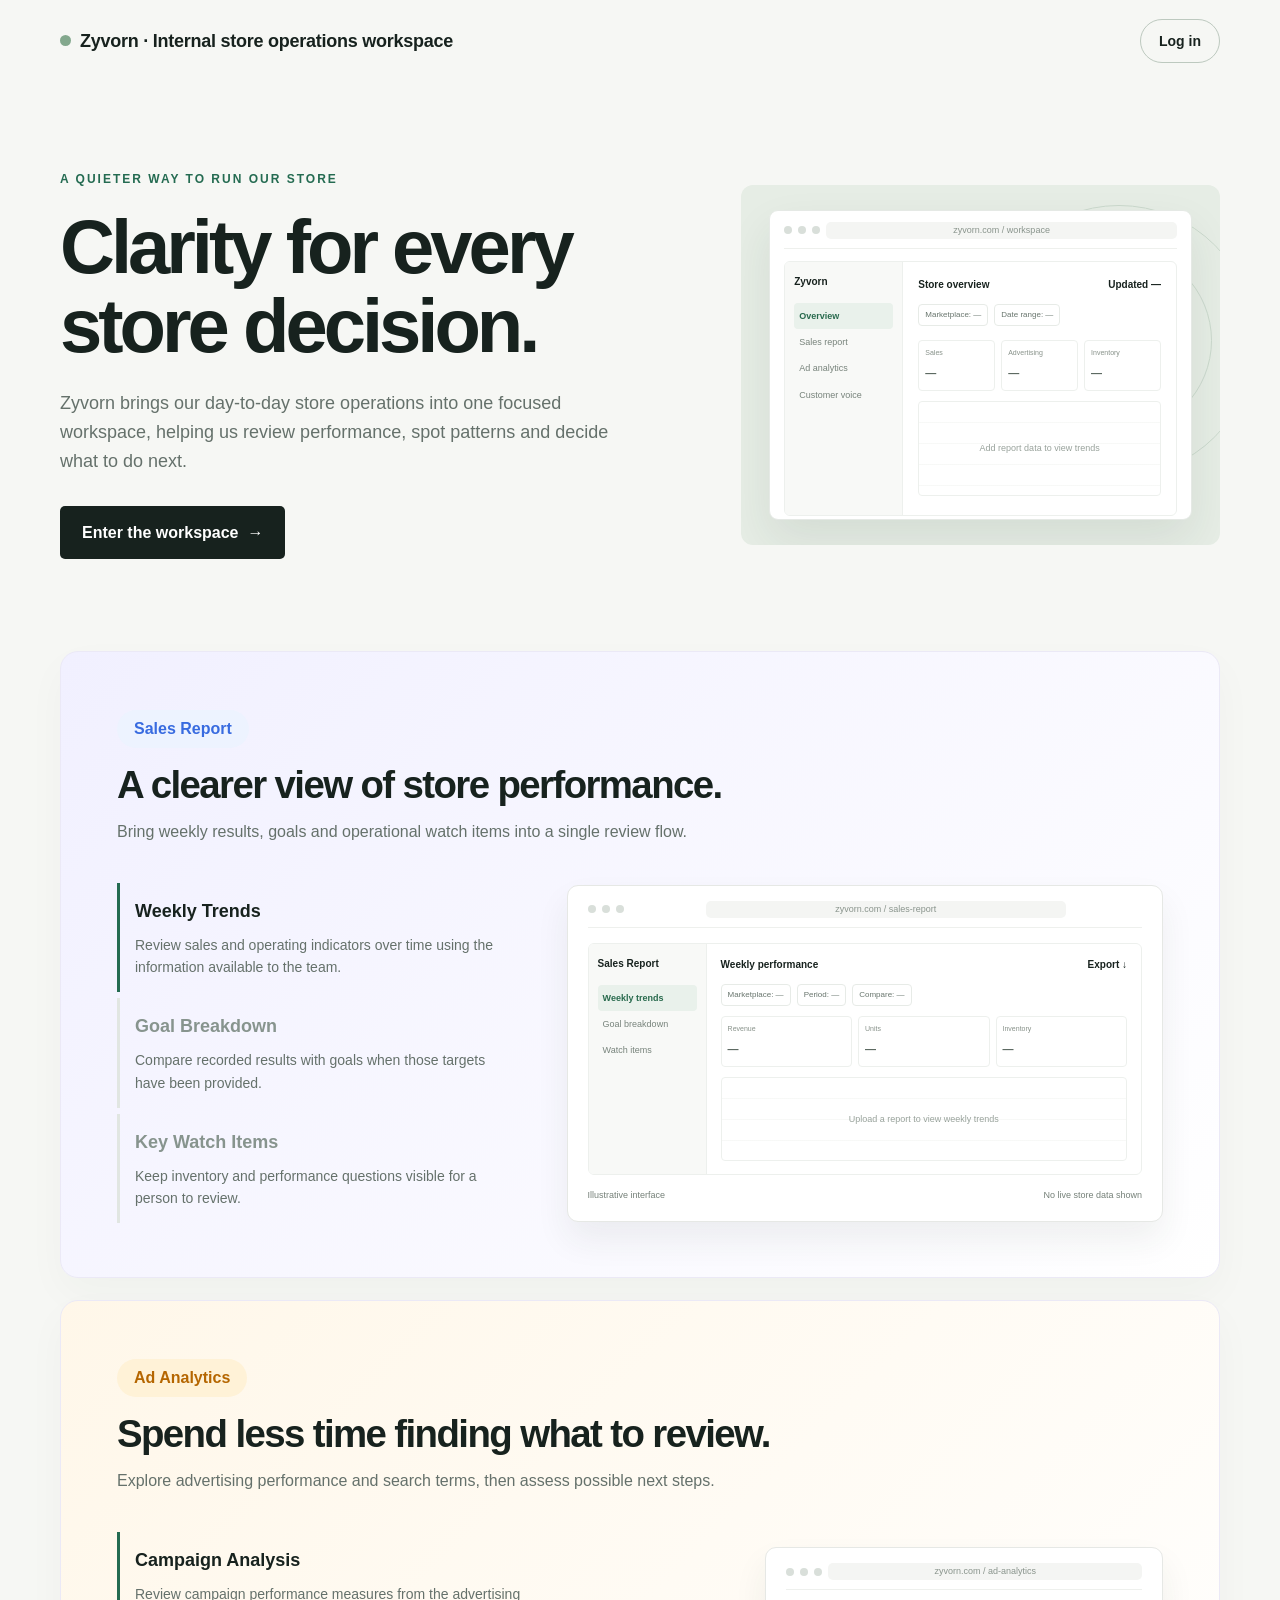
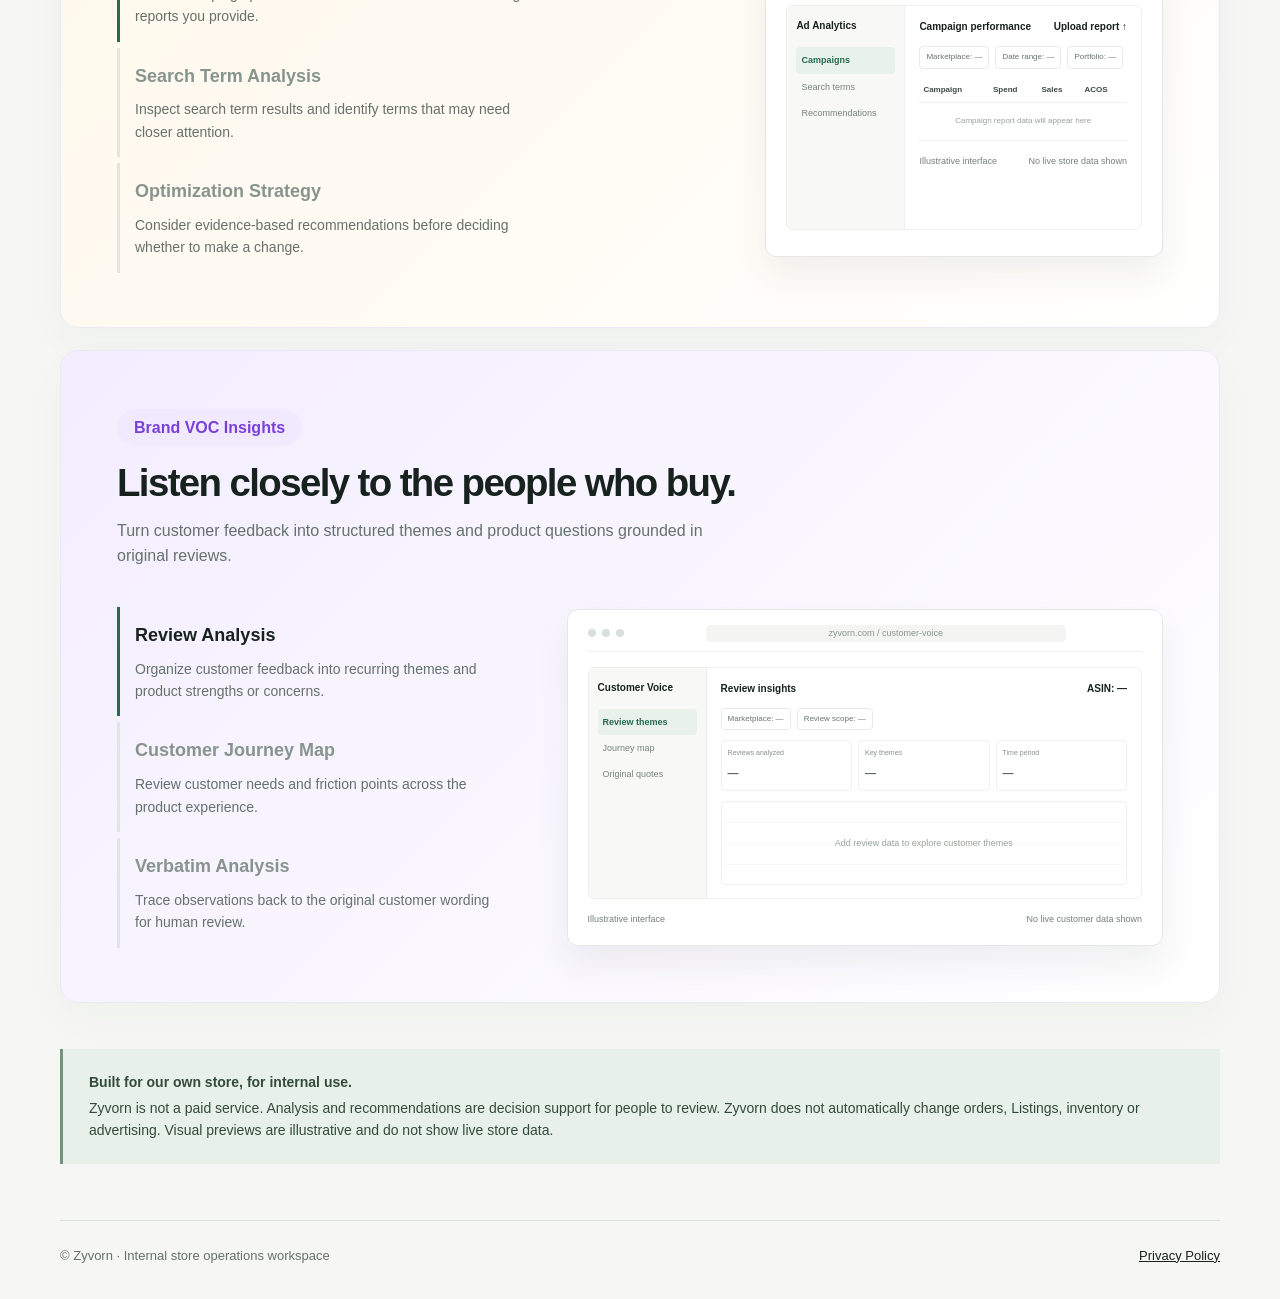
<file: report/index.html>
<!doctype html>
<html lang="zh-CN">
<head>
  <meta charset="utf-8">
  <meta name="viewport" content="width=device-width, initial-scale=1">
  <meta name="description" content="AMZ 运营工作台在线查看关键词作战总表">
  <meta name="theme-color" content="#ffffff">
  <title>Listing增长诊断｜AMZ 运营工作台</title>
  <link rel="stylesheet" href="../assets/css/app.css?v=20260902-10">
  <link rel="stylesheet" href="../assets/css/tool-shell.css?v=20260915-1">
  <script defer src="../assets/vendor/supabase.js"></script>
  <script defer src="../assets/js/config.js?v=20260827-9"></script>
  <script defer src="../assets/js/core.js?v=20260827-4"></script>
  <script defer src="../assets/js/app.js?v=20260827-2"></script>
  <script defer src="../assets/js/api.js?v=20260827-3"></script>
  <script defer src="../assets/js/tool-shell.js?v=20260915-1"></script>
  <script defer src="../assets/js/report.js?v=20260920-1"></script>
</head>
<body class="report-page">
  <header class="topbar">
    <div class="topbar__inner">
      <a class="app-brand" id="app-brand-link" href="../tool/" aria-label="返回 AMZ 运营工作台关键词作战模块">
        <span class="logo-mark logo-mark--solid" aria-hidden="true">
          <span class="logo-mark__text">YE</span>
        </span>
        <span class="app-brand__text"><strong>AMZ 运营工作台</strong><span>Listing增长诊断</span></span>
      </a>
      <div class="topbar__actions">
        <a class="btn btn--ghost" href="../">切换空间</a>
        <a class="btn btn--ghost" id="return-tool" href="../tool/">返回工具页</a>
        <span class="user-pill" id="workspace-name">正在核对业务空间…</span>
        <span class="user-pill" id="user-email">正在核对登录状态…</span>
        <button class="btn btn--ghost" type="button" data-sign-out>退出登录</button>
      </div>
    </div>
  </header>
  <aside class="tool-sidebar" aria-label="工具导航">
    <div class="tool-sidebar__kicker">工具架构</div>
    <nav class="tool-sidebar__nav">
      <a class="tool-nav-link is-active" data-workspace-link href="../tool/"><span class="tool-nav-link__index">01</span><span class="tool-nav-link__copy"><strong>关键词作战</strong><small>Listing 与广告诊断</small></span></a>
      <a class="tool-nav-link" data-workspace-link href="../voc/"><span class="tool-nav-link__index">02</span><span class="tool-nav-link__copy"><strong>用户洞察</strong><small>VOC 评论洞察</small></span></a>
    </nav>
    <p class="tool-sidebar__note">后续工具继续按独立目录、任务表和进程接入，互不搅动。</p>
  </aside>

  <main class="page-main report-page-main">
    <section class="ad-data-update-card" aria-labelledby="ad-data-update-title">
      <div>
        <p class="eyebrow">模块 06 · 只读建议闭环</p>
        <h1 id="ad-data-update-title">更新广告数据</h1>
        <p>上传同口径 JSON 快照。系统按 ASIN 自动隔离，只根据实际 Bid／状态识别执行；不提供“确认执行动作”步骤，也不会写入 Amazon Ads。</p>
      </div>
      <form id="ad-data-update-form" class="ad-data-update-form">
        <label for="ad-data-file">广告数据 JSON</label>
        <input id="ad-data-file" type="file" accept="application/json,.json" required>
        <button class="btn btn--primary" id="ad-data-submit" type="submit">更新并重算模块 06</button>
        <p class="form-help">调整被观察到后严格观察 7 天；不足 7 天只显示观察中与剩余天数。</p>
        <p class="message" id="ad-data-feedback" hidden aria-live="polite"></p>
      </form>
      <details class="ad-data-template">
        <summary>查看字段模板</summary>
        <pre>{
  "sourceSnapshotId": "2026-09-14T00:00:00Z-export-001",
  "snapshotAsOf": "2026-09-14T00:00:00.000Z",
  "marketplace": "US", "timezone": "America/Los_Angeles", "currency": "USD",
  "metricDefinitionId": "sp-exact-7d-v1",
  "rows": [{ "advertisedAsin": "B000000001", "asinScopeStatus": "VERIFIED", "asinScopeProof": "advertised product ASIN", "keywordId": "...", "keyword": "...", "matchType": "EXACT", "campaignId": "...", "adGroupId": "...", "syncStatus": "OK", "advertisingStatus": "ACTIVE_EXACT", "hasEverAdvertised": true, "identityEvidence": "VERIFIED_ACCOUNT", "currentBid": 0.85, "windowStart": "...", "windowEnd": "...", "clicks7d": 0, "adOrders7d": 0, "listingCvr7d": 0.1, "acos7d": 0.3, "targetAcos": 0.3, "spend7d": 0, "totalOrders7d": 0, "naturalOrders7d": 0, "naturalRankStatus": "NOT_RANKED" }]
}</pre>
      </details>
    </section>
    <section class="report-card" aria-label="Listing增长诊断报告内容">
      <div class="report-state" id="report-state" aria-live="polite">
        <div class="report-state__inner">
          <div class="spinner" id="report-spinner"></div>
          <h2 id="report-state-title">正在加载作战报告</h2>
          <p id="report-state-text">正在核对任务权限并获取最新报告，请稍候。</p>
          <button class="btn btn--primary" id="retry-report" type="button" hidden>重新加载</button>
        </div>
      </div>
      <iframe class="report-frame" id="report-frame" title="Listing增长诊断" sandbox="allow-scripts" referrerpolicy="no-referrer" hidden></iframe>
    </section>
  </main>
  <footer class="page-footer"><span>AMZ 运营工作台 · 报告通过当前业务空间校验后在线加载</span><span aria-hidden="true"> · </span><a class="page-footer__filing" href="https://beian.miit.gov.cn/" target="_blank" rel="noopener noreferrer">粤ICP备2026126692号-1</a></footer>
</body>
</html>
</file>
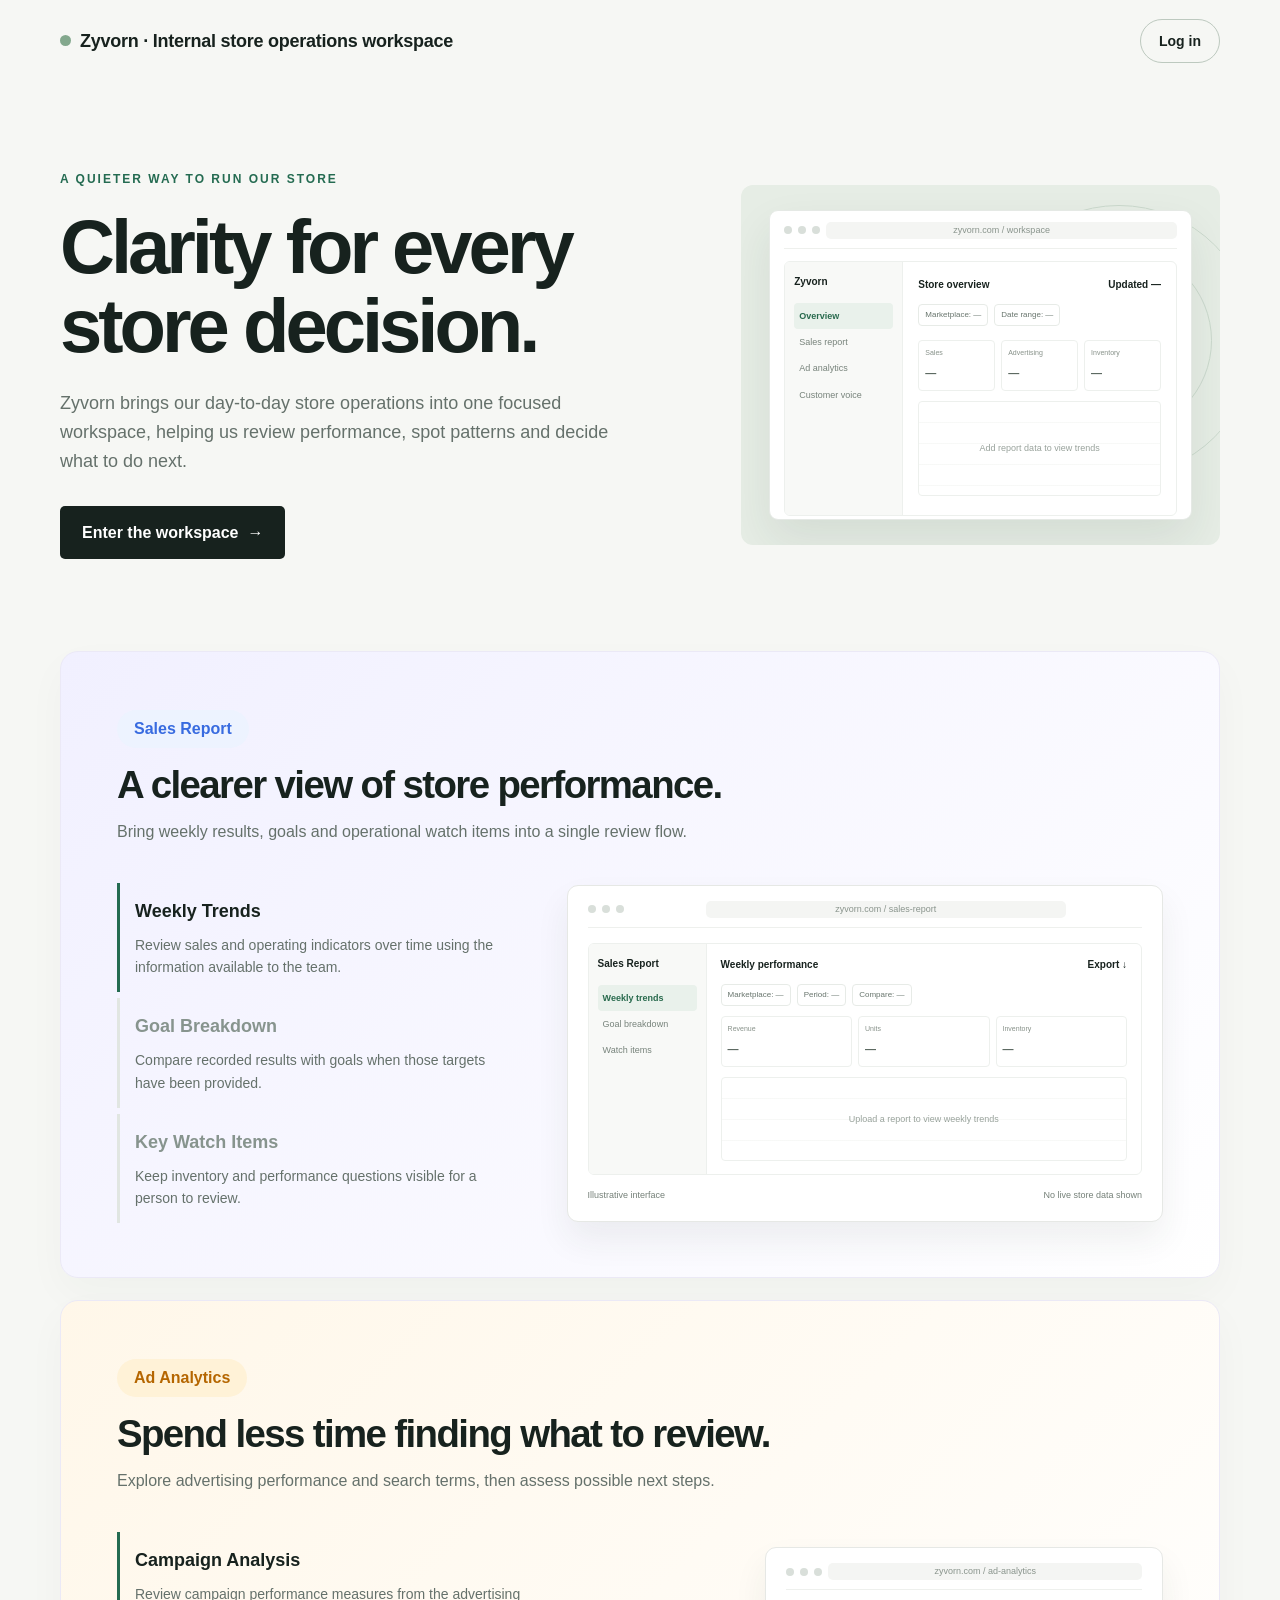
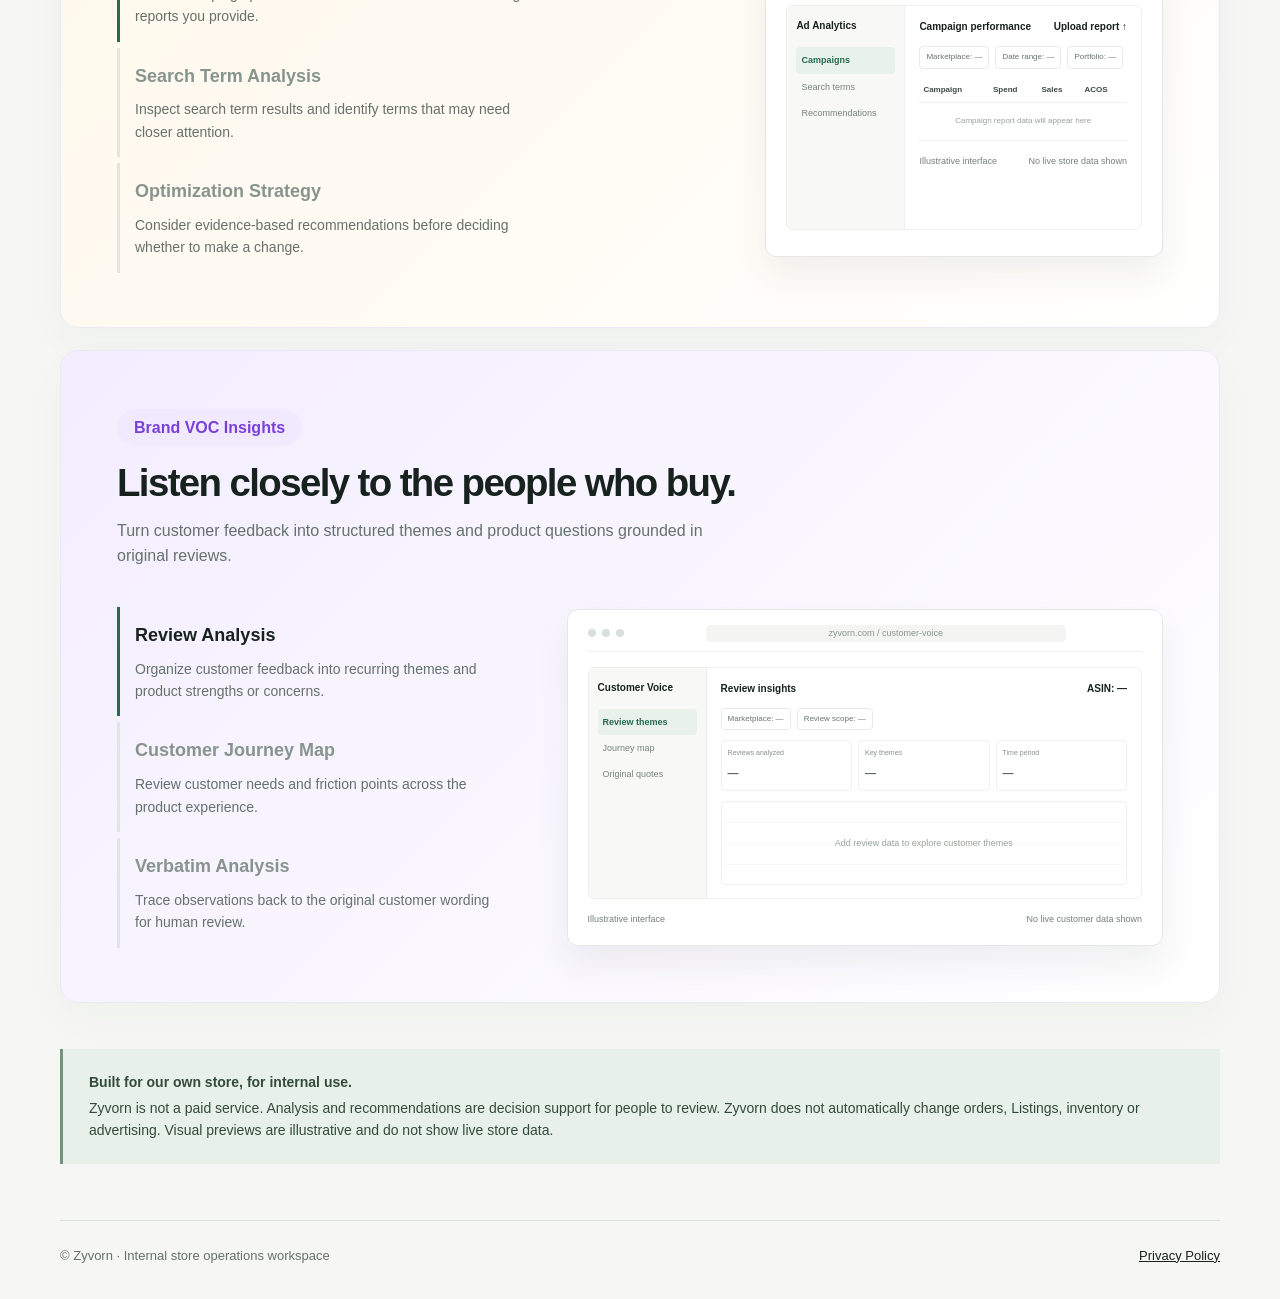
<file: tool/index.html>
<!doctype html>
<html lang="zh-CN">
<head>
  <meta charset="utf-8">
  <meta name="viewport" content="width=device-width, initial-scale=1">
  <meta name="description" content="AMZ 运营工作台关键词作战模块：提交 ASIN 和广告报表，查看分析任务">
  <meta name="theme-color" content="#ffffff">
  <title>关键词作战｜AMZ 运营工作台</title>
  <link rel="stylesheet" href="../assets/css/app.css?v=20260909-1">
  <link rel="stylesheet" href="../assets/css/tool-shell.css?v=20260915-1">
  <script defer src="../assets/vendor/supabase.js"></script>
  <script defer src="../assets/js/config.js?v=20260827-9"></script>
  <script defer src="../assets/js/core.js?v=20260909-1"></script>
  <script defer src="../assets/js/app.js?v=20260827-2"></script>
  <script defer src="../assets/js/api.js?v=20260909-1"></script>
  <script defer src="../assets/js/tool-shell.js?v=20260915-1"></script>
  <script defer src="../assets/js/tool.js?v=20260909-1"></script>
</head>
<body class="tool-page">
  <header class="topbar">
    <div class="topbar__inner">
      <a class="app-brand" href="./" aria-label="AMZ 运营工作台关键词作战模块">
        <span class="logo-mark logo-mark--solid" aria-hidden="true">
          <span class="logo-mark__text">YE</span>
        </span>
        <span class="app-brand__text"><strong>AMZ 运营工作台</strong><span>关键词作战</span></span>
      </a>
      <div class="topbar__actions">
        <a class="btn btn--ghost" id="approval-link" href="../admin/" hidden>申请审批</a>
        <a class="btn btn--ghost" href="../">切换空间</a>
        <span class="user-pill" id="workspace-name">正在核对业务空间…</span>
        <span class="user-pill" id="user-email">正在核对登录状态…</span>
        <button class="btn btn--ghost" type="button" data-sign-out>
          <svg viewBox="0 0 24 24" fill="none" stroke="currentColor" stroke-width="1.8" aria-hidden="true"><path d="M10 5H5v14h5M14 8l4 4-4 4m4-4H9"></path></svg>
          退出登录
        </button>
      </div>
    </div>
  </header>
  <aside class="tool-sidebar" aria-label="工具导航">
    <div class="tool-sidebar__kicker">工具架构</div>
    <nav class="tool-sidebar__nav">
      <a class="tool-nav-link is-active" id="keyword-tool-link" data-workspace-link href="./"><span class="tool-nav-link__index">01</span><span class="tool-nav-link__copy"><strong>关键词作战</strong><small>Listing 与广告诊断</small></span></a>
      <a class="tool-nav-link" id="voc-tool-link" data-workspace-link href="../voc/"><span class="tool-nav-link__index">02</span><span class="tool-nav-link__copy"><strong>用户洞察</strong><small>VOC 评论洞察</small></span></a>
    </nav>
    <p class="tool-sidebar__note">后续工具继续按独立目录、任务表和进程接入，互不搅动。</p>
  </aside>

  <main class="page-main">
    <div class="page-heading">
      <div>
        <p class="eyebrow">AMZ OPERATIONS · KEYWORD MODULE</p>
        <h1>关键词作战</h1>
        <p id="workspace-description">提交 ASIN 和广告报表，将关键词数据转化为清晰、可执行的运营任务。</p>
      </div>
    </div>

    <section class="card submit-card" aria-labelledby="new-task-title">
      <div class="submit-card__accent"></div>
      <div class="card__header">
        <div>
          <h2 class="card__title" id="new-task-title">新建分析任务</h2>
          <p class="card__subtitle">支持美国站 ASIN 和商品推广搜索词报表</p>
        </div>
      </div>
      <form class="submit-form" id="task-form" novalidate>
        <div class="product-inputs">
          <div class="asin-builder" aria-labelledby="asin-builder-title">
            <div class="field-label-row">
              <span class="field-label" id="asin-builder-title">对比商品 ASIN</span>
              <span class="competitor-count" id="competitor-count">0 / 5 家竞对</span>
            </div>
            <div class="asin-rows" id="asin-rows">
              <div class="asin-row asin-row--own" data-asin-role="own">
                <span class="asin-role asin-role--own">自己</span>
                <label class="sr-only" for="asin">自己的 ASIN</label>
                <input class="field-control asin-row__input" id="asin" name="asin" inputmode="text" maxlength="10" placeholder="例如 B09V366BDY" autocomplete="off" required>
                <span class="asin-row__fixed">固定首行</span>
              </div>
            </div>
            <input id="competitor-asins" name="competitor_asins" type="hidden" value="">
            <button class="asin-add" id="add-competitor" type="button">＋ 添加竞对 ASIN</button>
            <span class="field-hint" id="competitor-hint">每行一个 ASIN，最多 5 家；最终名单完全按你的输入顺序。</span>
          </div>
          <label class="field">
            <span class="field-label">核心关键词（选填）</span>
            <input class="field-control" id="core-keyword" name="core_keyword" maxlength="120" placeholder="例如 led strip lights" autocomplete="off">
            <span class="field-hint">留空时使用模块 02 总表中总流量最高的关键词。</span>
          </label>
        </div>
        <div class="field report-field">
          <span class="field-label">广告报表</span>
          <label class="file-drop">
            <span class="file-drop__icon" aria-hidden="true">
              <svg viewBox="0 0 24 24" fill="none" stroke="currentColor" stroke-width="1.8"><path d="M12 16V4m0 0L8 8m4-4 4 4"></path><path d="M5 13v6h14v-6"></path></svg>
            </span>
            <span class="file-drop__text"><strong id="file-name">点击选择 .xlsx 或 .csv 文件</strong><span>单个文件最大 20 MB</span></span>
            <input id="report-file" name="report_file" type="file" accept=".xlsx,.csv,application/vnd.openxmlformats-officedocument.spreadsheetml.sheet,text/csv" required>
          </label>
          <div class="report-period" aria-label="广告报表日期范围">
            <label class="date-field">
              <span>报告开始日期</span>
              <input class="field-control field-control--date" id="report-start-date" name="report_start_date" type="date" required>
            </label>
            <label class="date-field">
              <span>报告结束日期</span>
              <input class="field-control field-control--date" id="report-end-date" name="report_end_date" type="date" required>
            </label>
          </div>
        </div>
        <div class="submit-action">
          <button class="btn btn--primary" id="submit-task" type="submit">
            <svg viewBox="0 0 24 24" fill="none" stroke="currentColor" stroke-width="1.8" aria-hidden="true"><path d="M4 12h16m-8-8v16"></path></svg>
            提交分析任务
          </button>
          <span class="field-hint">提交后可留在本页查看进度</span>
        </div>
      </form>
      <div class="submit-feedback">
        <div id="submit-feedback" class="message" hidden aria-live="polite"></div>
      </div>
    </section>

    <section class="card table-card" aria-labelledby="task-list-title">
      <div class="card__header">
        <div>
          <h2 class="card__title" id="task-list-title">我的任务</h2>
          <p class="card__subtitle" id="task-count">最近 0 条</p>
        </div>
        <div class="table-actions">
          <span class="refresh-note">每 30 秒自动刷新</span>
          <button class="btn btn--secondary" id="refresh-tasks" type="button">
            <svg viewBox="0 0 24 24" fill="none" stroke="currentColor" stroke-width="1.8" aria-hidden="true"><path d="M20 6v5h-5M4 18v-5h5"></path><path d="M18.5 9A7 7 0 0 0 6 6.5L4 9m2 6a7 7 0 0 0 12 2.5L20 15"></path></svg>
            刷新
          </button>
        </div>
      </div>
      <div class="table-loading" id="task-loading"><div class="spinner"></div>正在加载任务…</div>
      <div class="table-empty" id="task-empty" hidden>
        <span class="empty-icon" aria-hidden="true"><svg viewBox="0 0 24 24" fill="none" stroke="currentColor" stroke-width="1.8"><path d="M5 4h14v16H5zM8 8h8m-8 4h8m-8 4h5"></path></svg></span>
        <p>还没有任务，提交第一份广告报表吧。</p>
      </div>
      <div class="table-scroll">
        <table class="data-table" id="task-table" hidden>
          <caption class="sr-only">当前业务空间最近提交的关键词分析任务</caption>
          <colgroup><col style="width: 210px"><col style="width: 140px"><col style="width: 170px"><col style="width: 140px"><col style="width: 140px"><col style="width: 130px"><col style="width: 250px"><col style="width: 130px"></colgroup>
          <thead><tr><th scope="col">提交时间 / 任务号</th><th scope="col">自己的 ASIN</th><th scope="col">核心关键词</th><th scope="col">报告开始日期</th><th scope="col">报告结束日期</th><th scope="col">状态</th><th scope="col">失败原因</th><th scope="col">操作</th></tr></thead>
          <tbody id="task-body"></tbody>
        </table>
      </div>
    </section>
  </main>
  <footer class="page-footer"><span>AMZ 运营工作台 · 关键词作战模块 · 数据仅在当前业务空间内可见</span><span aria-hidden="true"> · </span><a class="page-footer__filing" href="https://beian.miit.gov.cn/" target="_blank" rel="noopener noreferrer">粤ICP备2026126692号-1</a></footer>
</body>
</html>
</file>
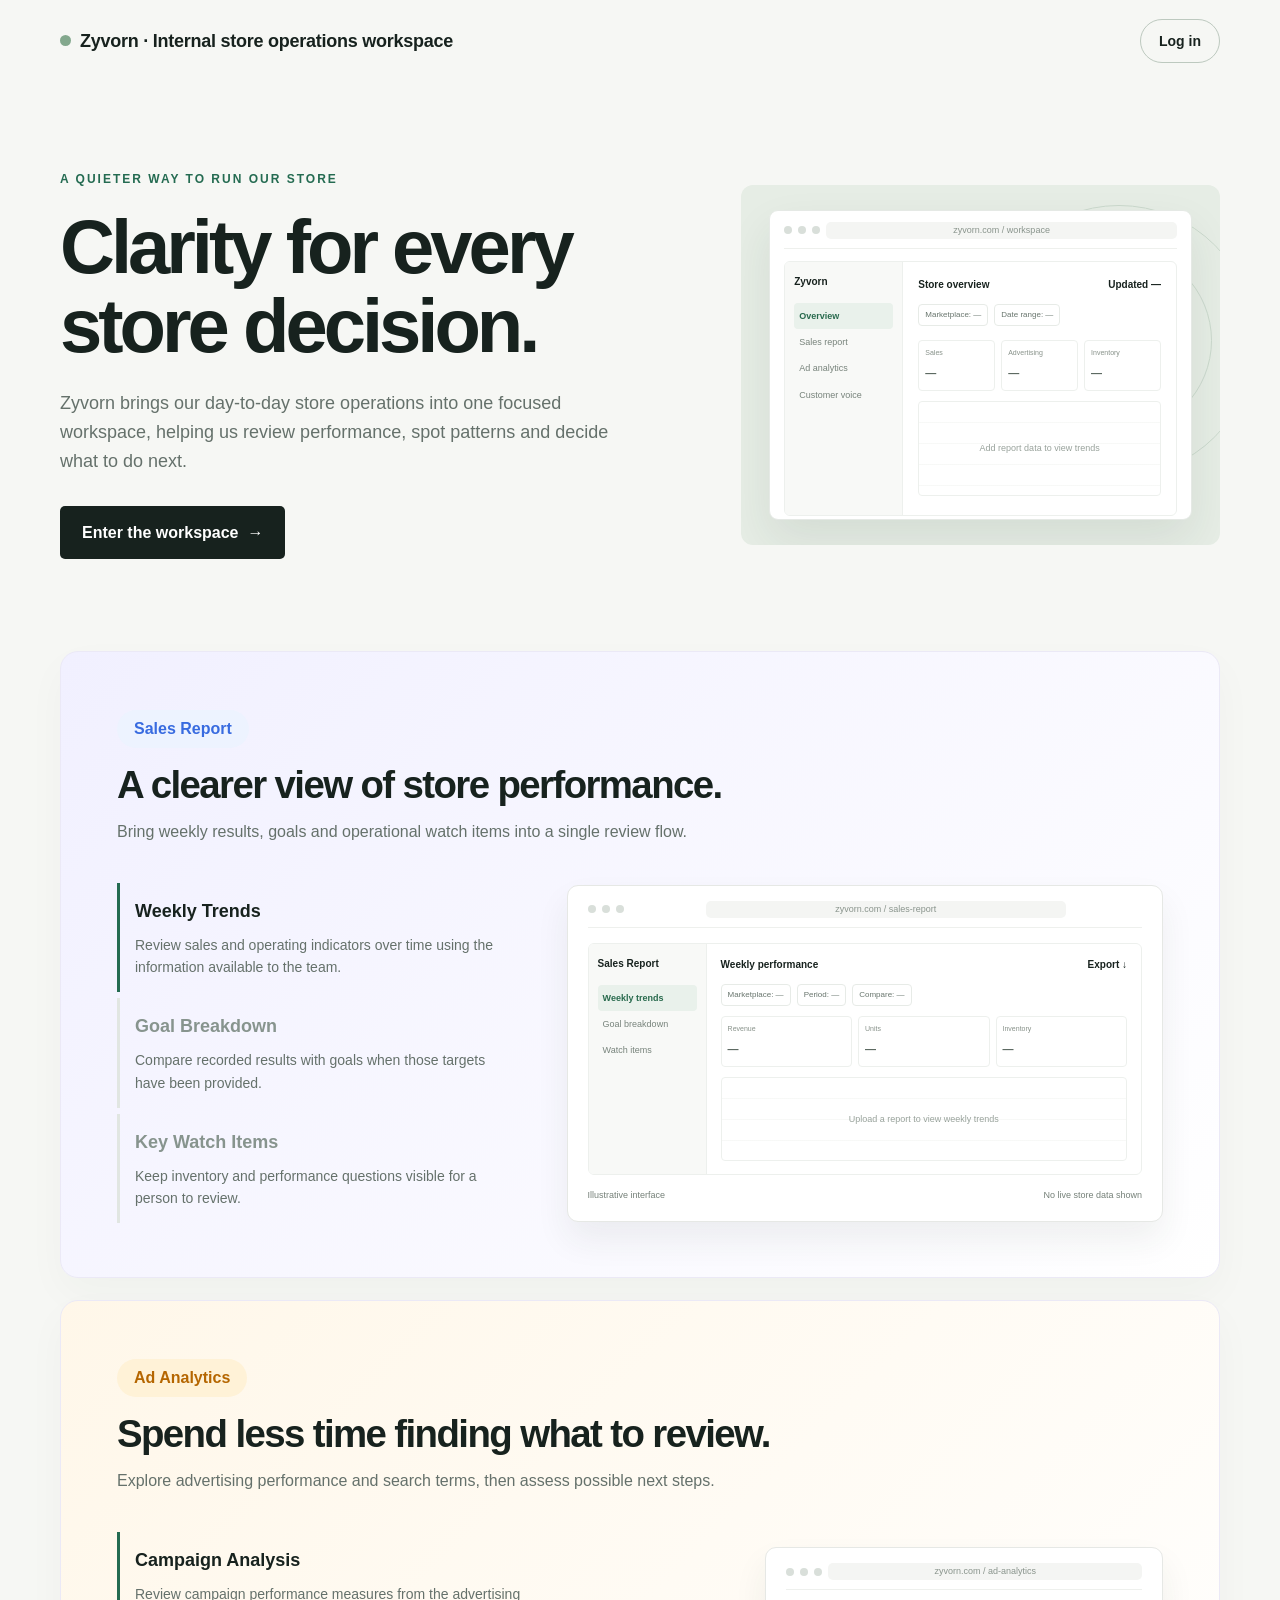
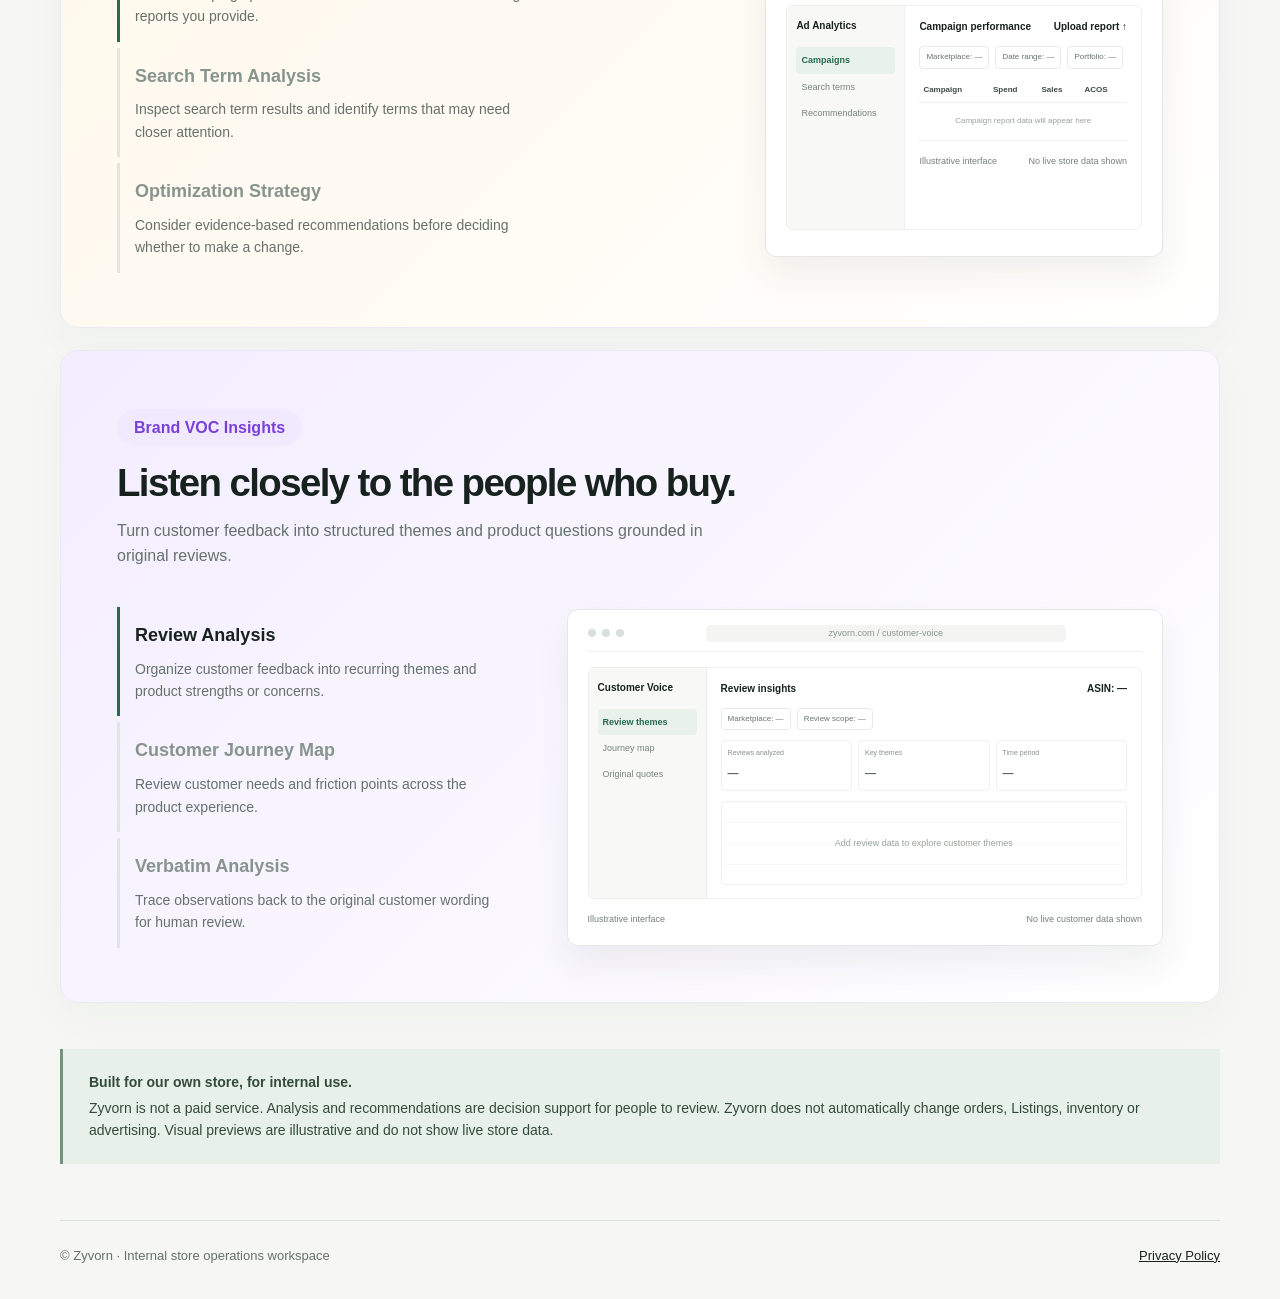
<file: voc/index.html>
<!doctype html>
<html lang="zh-CN">
<head>
  <meta charset="utf-8">
  <meta name="viewport" content="width=device-width, initial-scale=1">
  <meta name="description" content="AMZ 运营工作台用户洞察工具：提交 ASIN 并查看 VOC 分析任务">
  <meta name="theme-color" content="#ffffff">
  <title>用户洞察｜AMZ 运营工作台</title>
  <link rel="stylesheet" href="../assets/css/app.css?v=20260915-1">
  <link rel="stylesheet" href="../assets/css/tool-shell.css?v=20260915-1">
  <link rel="stylesheet" href="./assets/voc.css?v=20260920-11">
  <script defer src="../assets/vendor/supabase.js"></script>
  <script defer src="../assets/js/config.js?v=20260827-9"></script>
  <script defer src="../assets/js/core.js?v=20260909-1"></script>
  <script defer src="../assets/js/app.js?v=20260827-2"></script>
  <script defer src="../assets/js/api.js?v=20260920-2"></script>
  <script defer src="../assets/js/tool-shell.js?v=20260915-1"></script>
  <script defer src="./assets/voc-core.js?v=20260920-2"></script>
  <script defer src="./assets/voc.js?v=20260920-12"></script>
</head>
<body class="voc-page">
  <header class="topbar">
    <div class="topbar__inner">
      <a class="app-brand" id="voc-brand-link" href="./" aria-label="AMZ 运营工作台用户洞察工具">
        <span class="logo-mark logo-mark--solid" aria-hidden="true"><span class="logo-mark__text">YE</span></span>
        <span class="app-brand__text"><strong>AMZ 运营工作台</strong><span>用户洞察 · VOC</span></span>
      </a>
      <div class="topbar__actions">
        <a class="btn btn--ghost" href="../">切换空间</a>
        <span class="user-pill" id="workspace-name">正在核对业务空间…</span>
        <span class="user-pill" id="user-email">正在核对登录状态…</span>
        <button class="btn btn--ghost" type="button" data-sign-out>退出登录</button>
      </div>
    </div>
  </header>
  <aside class="tool-sidebar" aria-label="工具导航">
    <div class="tool-sidebar__kicker">工具架构</div>
    <nav class="tool-sidebar__nav">
      <a class="tool-nav-link" id="keyword-tool-link" data-workspace-link href="../tool/"><span class="tool-nav-link__index">01</span><span class="tool-nav-link__copy"><strong>关键词作战</strong><small>Listing 与广告诊断</small></span></a>
      <a class="tool-nav-link is-active" id="voc-sidebar-link" data-workspace-link href="./"><span class="tool-nav-link__index">02</span><span class="tool-nav-link__copy"><strong>用户洞察</strong><small>VOC 评论洞察</small></span></a>
    </nav>
    <p class="tool-sidebar__note">后续工具继续按独立目录、任务表和进程接入，互不搅动。</p>
  </aside>

  <main class="page-main voc-home">
    <section class="voc-hero" aria-labelledby="voc-task-title">
      <h1 id="voc-task-title">品牌化用户洞察</h1>
      <p>输入 ASIN 自动抓取评论，<strong>逐字并结合语义分析</strong>，生成多维度产品洞察报告。</p>

      <form class="voc-submit-form" id="voc-task-form" novalidate>
        <div class="voc-search-bar">
          <div class="voc-site-picker">
            <span class="sr-only">站点</span>
            <select id="voc-site" class="voc-site-native" name="site" aria-label="选择亚马逊站点">
              <option value="US">美国站</option>
              <option value="CA">加拿大站</option>
              <option value="GB">英国站</option>
              <option value="DE">德国站</option>
            </select>
            <button class="voc-site-trigger" id="voc-site-trigger" type="button" aria-haspopup="listbox" aria-expanded="false" aria-controls="voc-site-menu">
              <span class="voc-site-trigger__flag" id="voc-site-flag" aria-hidden="true"><img class="voc-site-flag-image" src="./assets/flags/us.svg" alt=""></span>
              <span class="voc-site-trigger__label" id="voc-site-label">美国站</span>
              <span class="voc-site-trigger__chevron" aria-hidden="true">⌄</span>
            </button>
            <div class="voc-site-menu" id="voc-site-menu" role="listbox" aria-label="选择亚马逊站点" hidden></div>
          </div>
          <span class="voc-search-divider" aria-hidden="true"></span>
          <div class="voc-asin-field">
            <label class="sr-only" for="voc-asin-entry">ASIN</label>
            <div class="voc-asin-token-input" id="voc-asin-token-input">
              <span class="voc-asin-tokens" id="voc-asin-tokens" aria-label="已添加的 ASIN"></span>
              <input id="voc-asin-entry" type="text" inputmode="text" placeholder="输入 ASIN，按空格或回车添加…" autocomplete="off" aria-describedby="asin-hint">
            </div>
            <input id="voc-asins" name="asins" type="hidden" value="">
          </div>
          <span class="voc-asin-count" id="voc-asin-count">0/10</span>
          <button class="voc-analyze-button" id="voc-submit" type="submit"><span class="voc-search-icon" aria-hidden="true"></span>分析</button>
        </div>
        <p class="voc-input-hint" id="asin-hint">一次最多输入 10 个 ASIN，系统会先核对商品信息。</p>

        <div class="voc-dimension-list" aria-label="报告分析维度">
          <span>功能价值</span><span>产品使用对象</span><span>体验价值</span><span>场景</span><span>保障价值</span><span>人群</span><span>购买动机</span><span>未满足需求</span>
        </div>
        <div id="voc-feedback" class="message" hidden aria-live="polite"></div>

      </form>
    </section>

    <section class="voc-preview-modal" id="voc-preview" hidden aria-live="polite" aria-labelledby="voc-preview-title" role="dialog" aria-modal="true">
      <div class="voc-preview-modal__backdrop" data-preview-close aria-hidden="true"></div>
      <div class="voc-preview-modal__dialog">
        <header class="voc-preview-modal__header">
          <div>
            <h2 id="voc-preview-title">包含 0 个商品</h2>
            <p id="voc-preview-summary">默认按近一月销量倒序展示</p>
          </div>
          <button class="voc-preview-modal__close" id="voc-preview-close" type="button" aria-label="关闭商品预览">×</button>
        </header>
        <div class="voc-preview-modal__toolbar">
          <label class="voc-preview-modal__check-all"><input id="voc-preview-select-all" type="checkbox"><span aria-hidden="true"></span>选择当前页</label>
          <button class="voc-preview-modal__clear" id="voc-preview-clear" type="button">清空</button>
          <strong id="voc-preview-selection-count">0/0 已选择</strong>
        </div>
        <div class="voc-preview-modal__products" id="voc-preview-list" aria-label="商品预览列表"></div>
        <div class="voc-preview-modal__settings">
          <fieldset class="voc-choice-section">
            <legend>每个 ASIN 分析下方指定条数 <span>（建议 200 条，太老旧的评论参考价值有限）</span></legend>
            <div class="voc-choice-row">
              <label class="voc-choice"><input type="radio" name="target_review_count" value="100" checked><strong>100 条</strong></label>
              <label class="voc-choice"><input type="radio" name="target_review_count" value="200"><strong>200 条</strong><em>推荐</em></label>
              <label class="voc-choice"><input type="radio" name="target_review_count" value="300"><strong>300 条</strong></label>
              <label class="voc-choice"><input type="radio" name="target_review_count" value="500"><strong>500 条</strong></label>
            </div>
          </fieldset>
          <fieldset class="voc-choice-section">
            <legend>评论来源</legend>
            <div class="voc-choice-row voc-choice-row--scope">
              <label class="voc-choice voc-choice--scope"><input type="radio" name="review_scope" value="含变体评论" checked><strong>含变体评论 <em>默认</em></strong><small>评论不足时用同族变体补足</small></label>
              <label class="voc-choice voc-choice--scope"><input type="radio" name="review_scope" value="仅本ASIN"><strong>仅本 ASIN</strong><small>排除变体评论，不足自动返还点数</small></label>
            </div>
          </fieldset>
        </div>
        <footer class="voc-preview-modal__footer">
          <span id="voc-preview-config">选择评论条数后显示消耗</span>
          <div>
            <button class="voc-preview-modal__cancel" id="voc-preview-cancel" type="button">取消</button>
            <button class="voc-preview-modal__confirm" id="voc-confirm" type="button"><span aria-hidden="true">ϟ</span>开始分析</button>
          </div>
        </footer>
      </div>
    </section>

    <section class="voc-capability-grid" aria-label="用户洞察能力">
      <article><span class="voc-capability__icon voc-capability__icon--orange" aria-hidden="true"><svg viewBox="0 0 32 32" role="img"><circle cx="13" cy="12" r="6"/><path d="M3.5 25c1.8-4.7 5.1-7 9.5-7s7.7 2.3 9.5 7"/><circle cx="20.5" cy="20.5" r="6.2"/><path d="m25 25 4 4"/></svg></span><strong>用户洞察</strong><p>从真实评论中提炼用户画像、购买动机与未满足需求，建立产品与用户的精准连接</p></article>
      <article><span class="voc-capability__icon voc-capability__icon--green" aria-hidden="true"><svg viewBox="0 0 32 32" role="img"><path d="M8 10h16l1.5 17h-19L8 10Z"/><path d="M11 10a5 5 0 0 1 10 0"/><path d="M16 14v8m-4-4h8"/></svg></span><strong>产品定义</strong><p>基于高频痛点与功能诉求，为产品开发和选品决策提供数据支撑</p></article>
      <article><span class="voc-capability__icon voc-capability__icon--yellow" aria-hidden="true"><svg viewBox="0 0 32 32" role="img"><circle cx="12" cy="15" r="7"/><circle cx="20" cy="18" r="7"/><path d="M12 10v10m-3-5h6m5 0v6m-3-3h6"/></svg></span><strong>视觉策划</strong><p>提取用户关注的使用场景与体验卖点，为主图和 A+ 页面策划提供方向</p></article>
      <article><span class="voc-capability__icon voc-capability__icon--beige" aria-hidden="true"><svg viewBox="0 0 32 32" role="img"><path d="M6 3.5h15l5 5V28H6V3.5Z"/><path d="M21 3.5V9h5M10 14h11M10 18h8"/><path d="m18 24 6.5-6.5 2 2L20 26l-3 .8.8-2.8Z"/></svg></span><strong>文案优化</strong><p>直接复用用户原话与高频词，让 Listing 标题、五点和 ST 更贴近搜索意图</p></article>
    </section>

    <section class="voc-reports" aria-labelledby="voc-task-list-title">
      <div class="voc-reports__header">
        <div><h2 id="voc-task-list-title">分析报告</h2><p id="voc-task-count">历史记录 · 最近 0 条</p><p class="voc-rating-legend"><strong>正向：</strong>4–5 星　<strong>中性：</strong>3 星　<strong>负向：</strong>1–2 星</p></div>
        <button class="voc-refresh-button" id="voc-refresh" type="button">刷新</button>
      </div>
      <div class="table-loading" id="voc-loading"><div class="spinner"></div>正在加载任务…</div>
      <div class="table-empty" id="voc-empty" hidden><p>历史记录为空；提交 ASIN 后，新报告会追加保留在这里。</p></div>
      <div class="voc-task-grid" id="voc-table" hidden><div id="voc-task-body"></div></div>
    </section>
  </main>
  <footer class="page-footer voc-home-footer">
    <strong>AI 以品牌化维度逐字分析用户原声</strong>
    <span>帮助品牌方理解用户需求</span>
    <span>zyvorn.com　·　逐字分析　·　告别幻觉　·　<a class="page-footer__filing" href="https://beian.miit.gov.cn/" target="_blank" rel="noopener noreferrer">粤ICP备2026126692号-1</a></span>
  </footer>
</body>
</html>
</file>
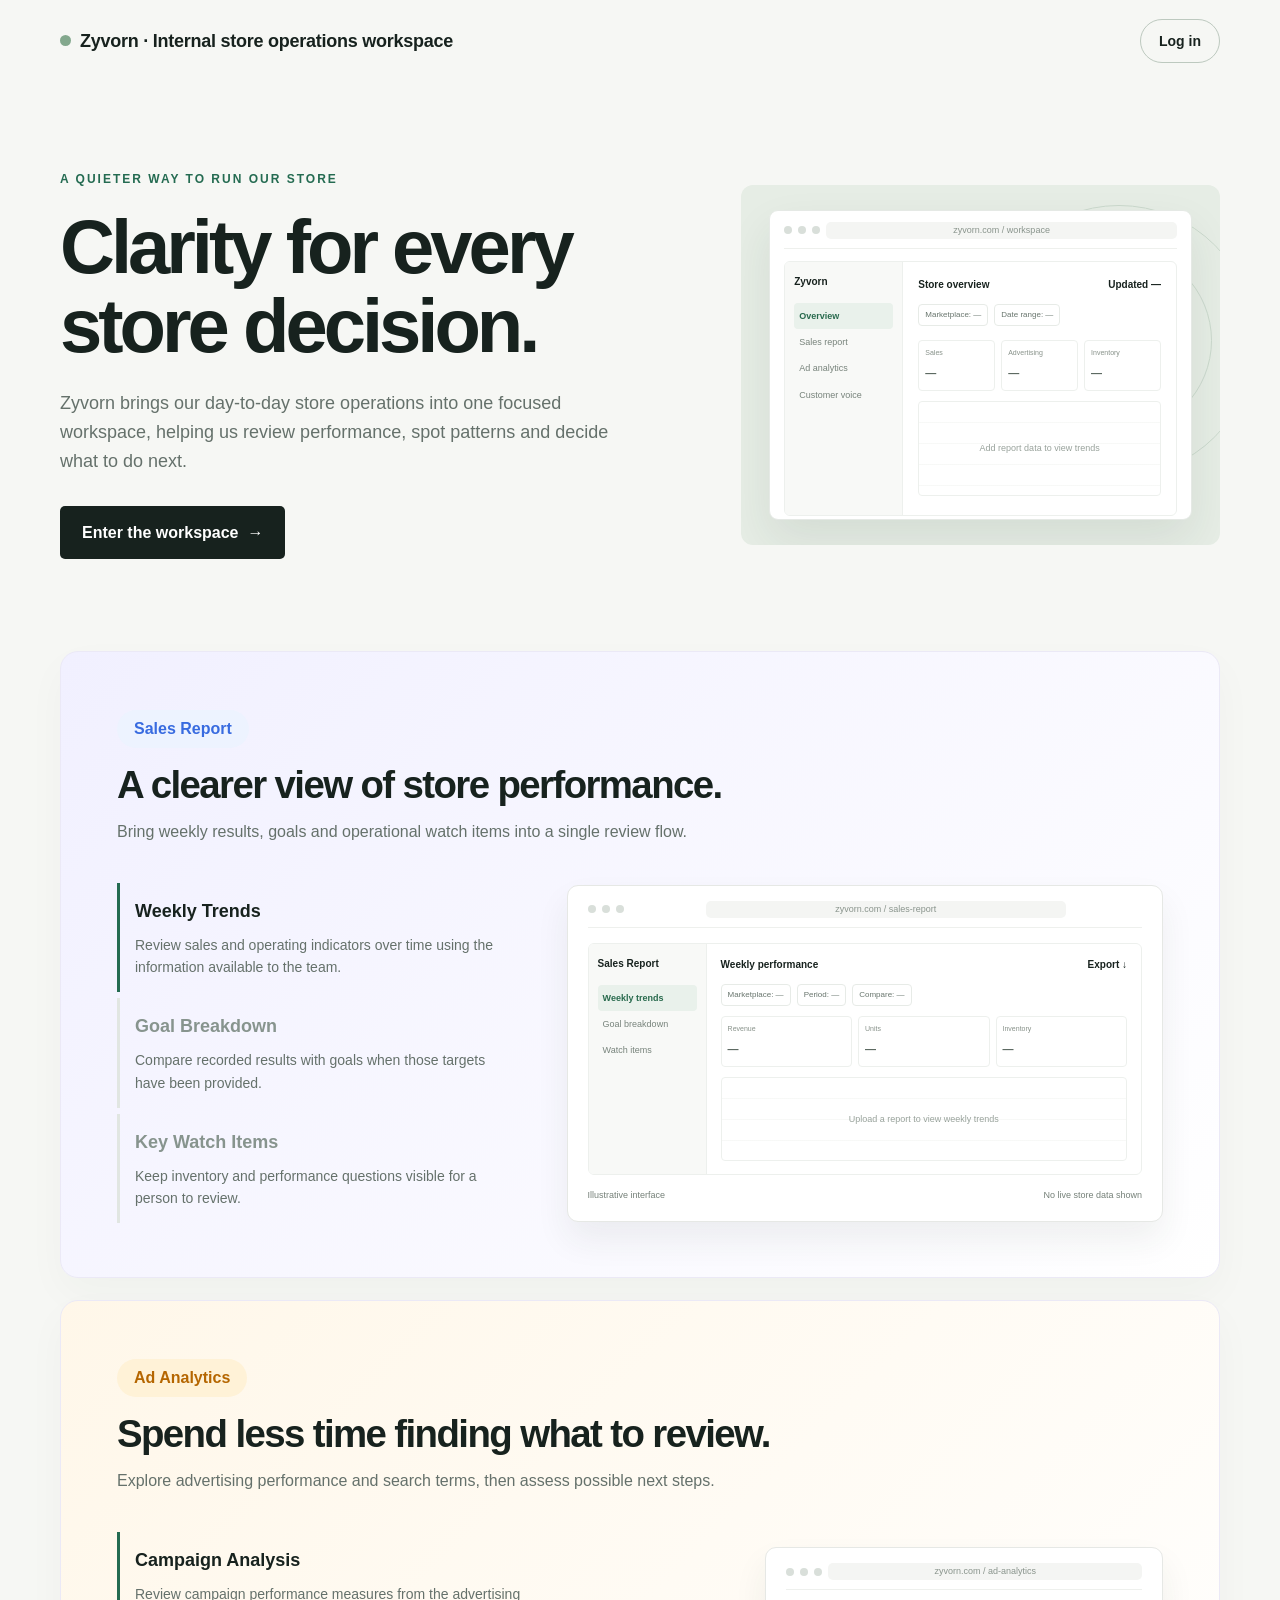
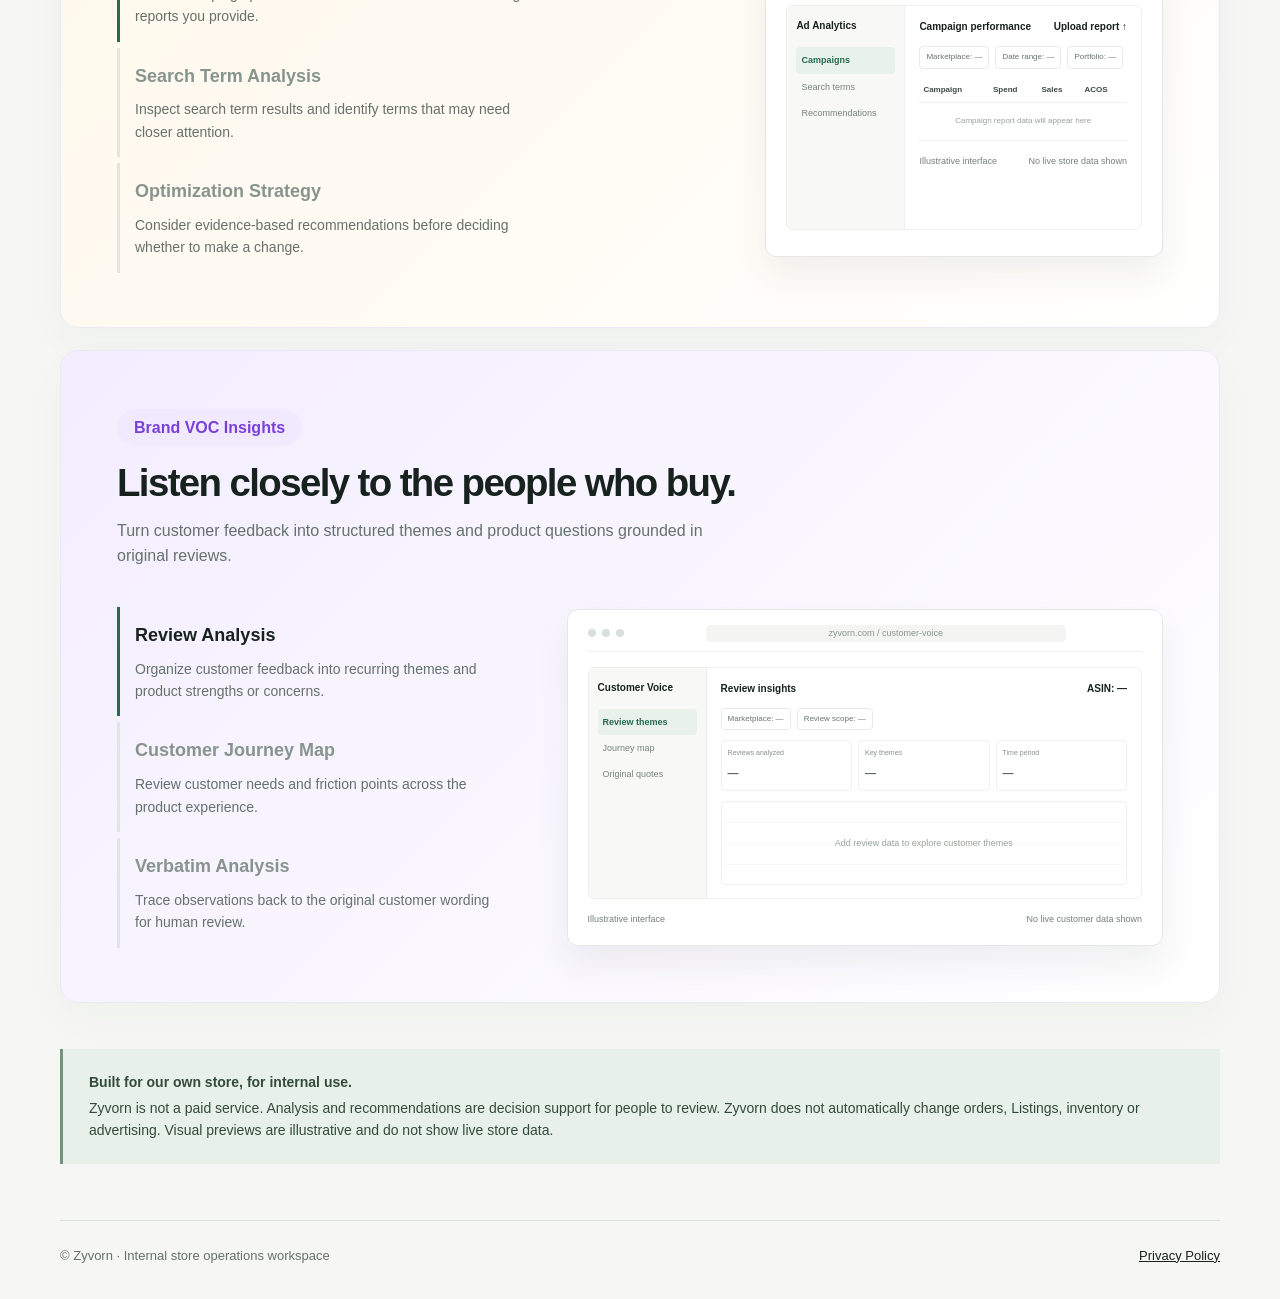
<file: workspace/index.html>
<!doctype html>
<html lang="zh-CN">
<head>
  <meta charset="utf-8">
  <meta name="viewport" content="width=device-width, initial-scale=1">
  <meta http-equiv="refresh" content="0; url=../">
  <meta name="robots" content="noindex">
  <title>正在返回登录页｜AMZ 运营工作台</title>
  <script>window.location.replace("../");</script>
</head>
<body>
  <p>正在返回 <a href="../">AMZ 运营工作台登录页</a> 选择空间。</p>
  <footer><a href="https://beian.miit.gov.cn/" target="_blank" rel="noopener noreferrer">粤ICP备2026126692号-1</a></footer>
</body>
</html>
</file>
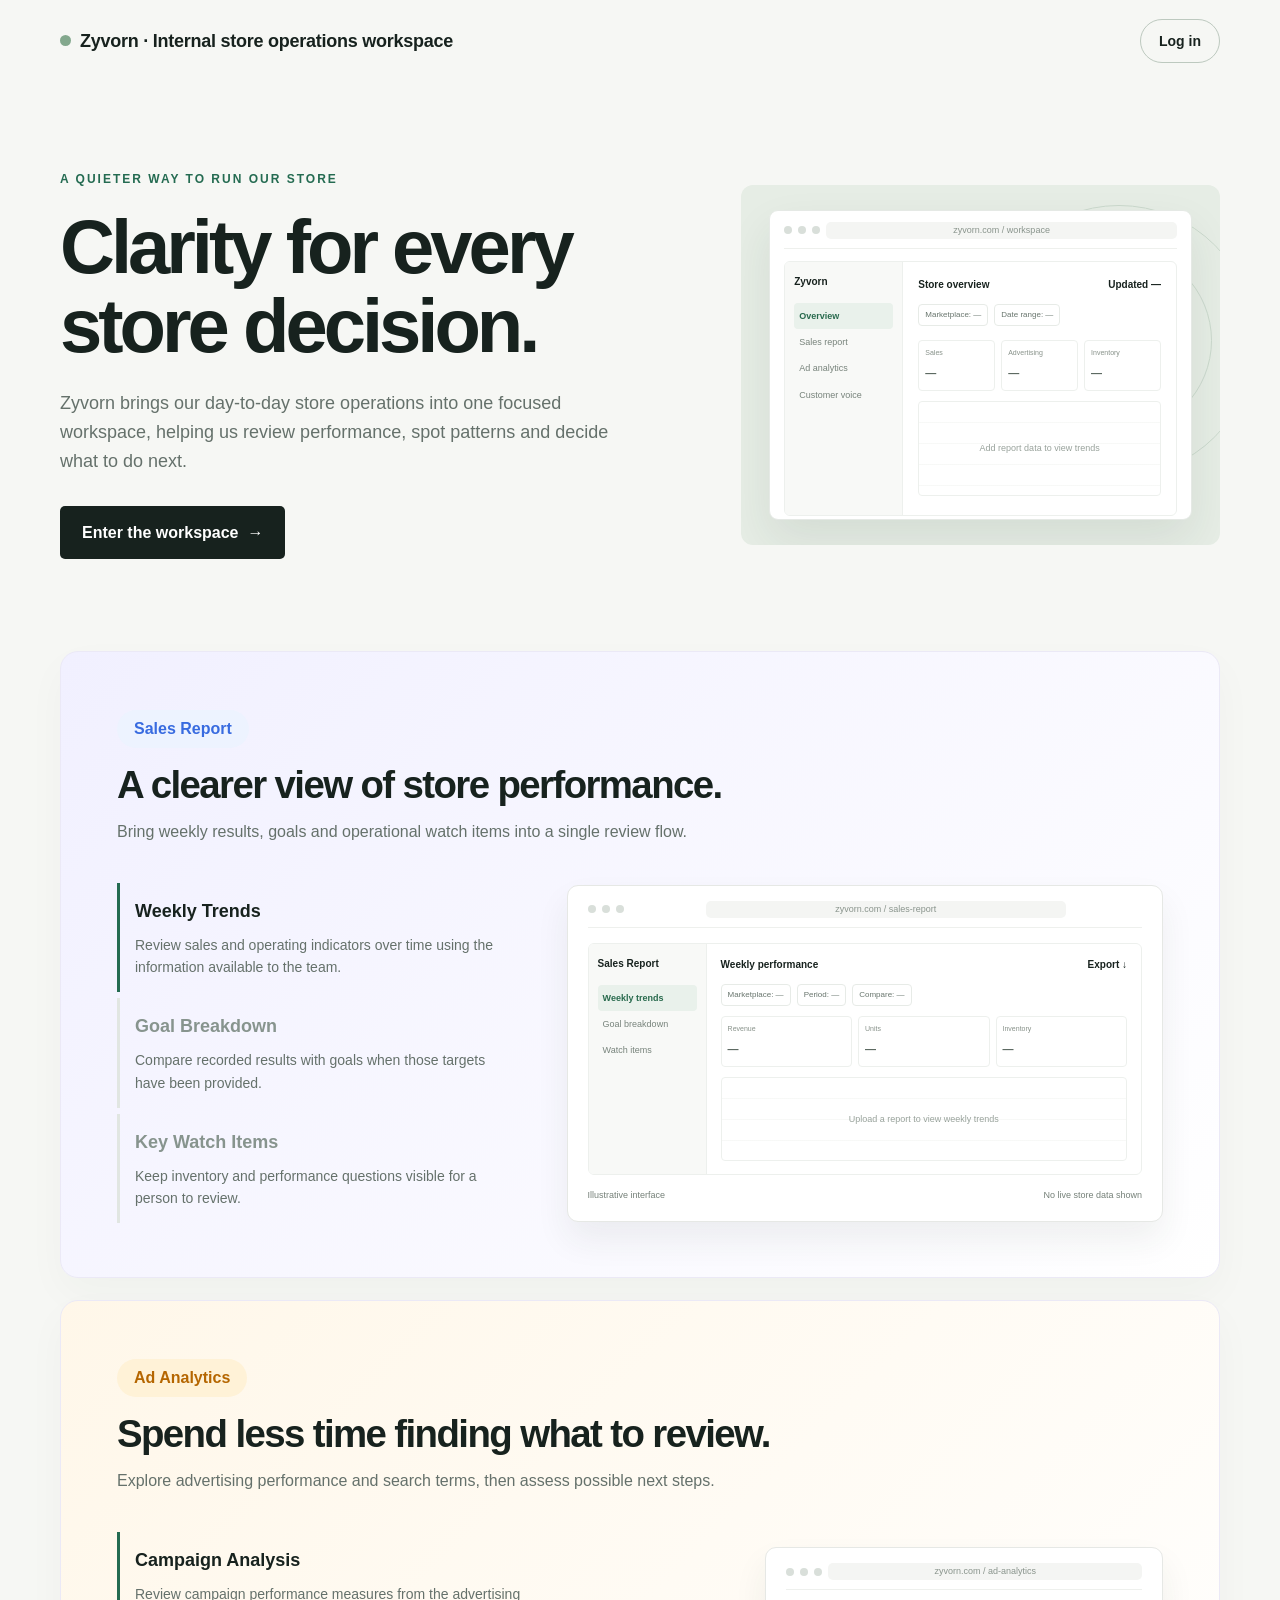
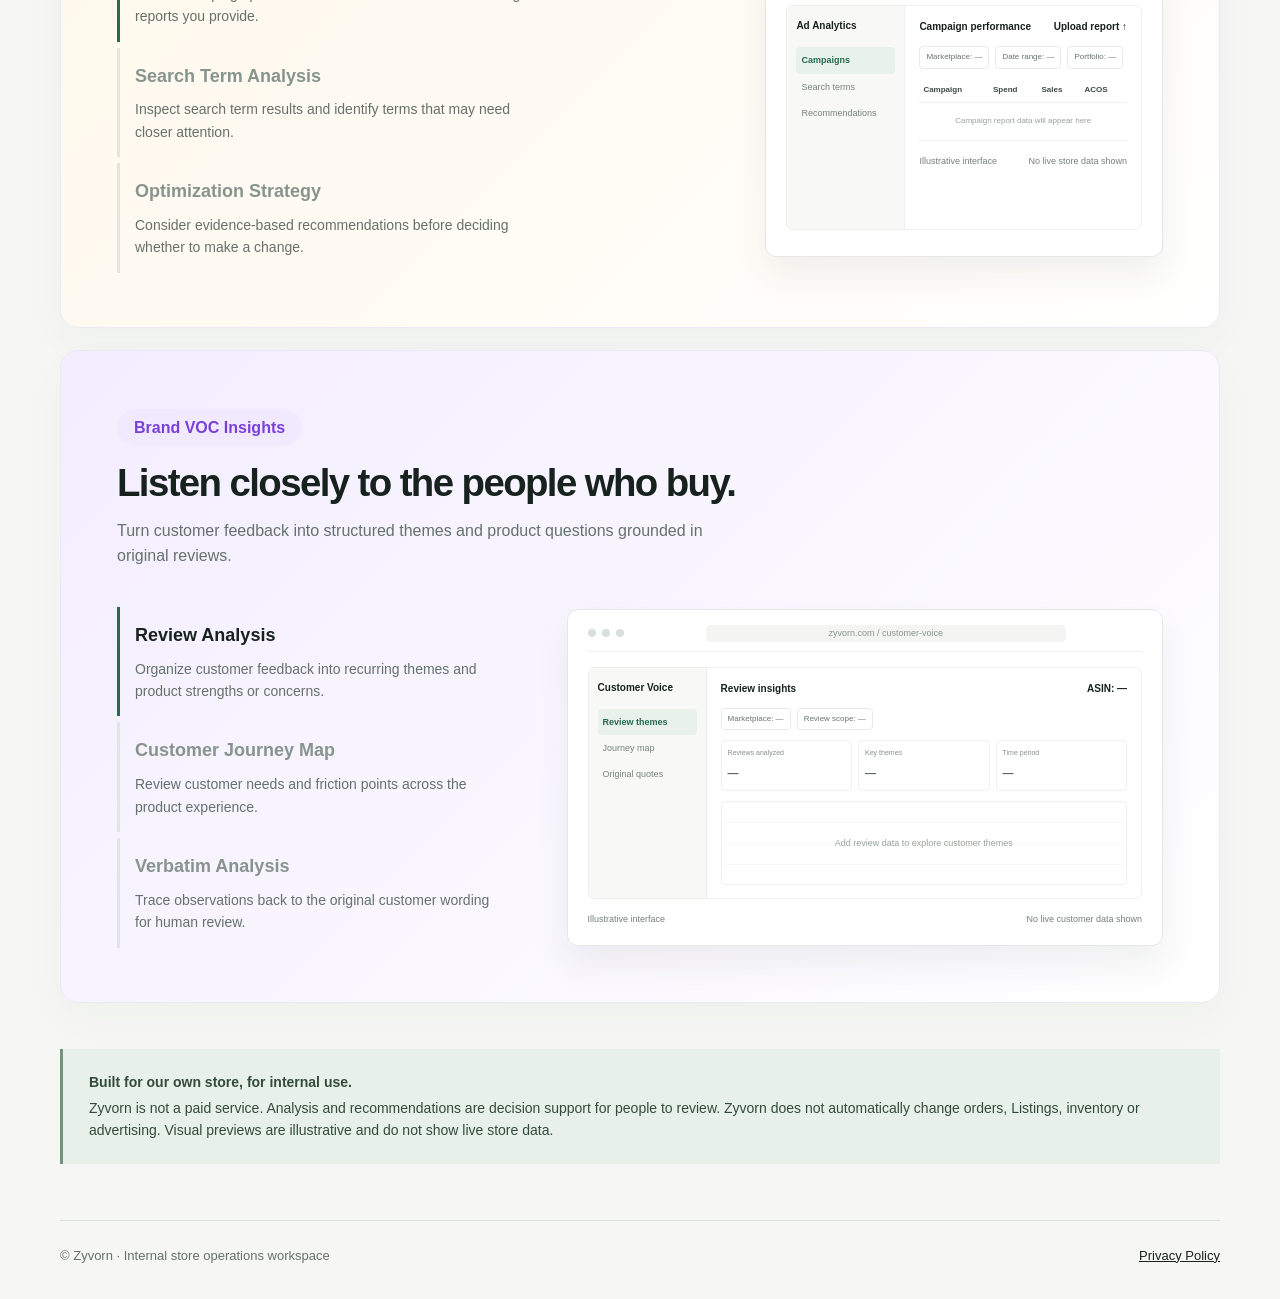
<file: voc/report/index.html>
<!doctype html>
<html lang="zh-CN">
<head>
  <meta charset="utf-8">
  <meta name="viewport" content="width=device-width, initial-scale=1">
  <meta name="description" content="AMZ 运营工作台用户洞察报告中转页">
  <meta name="theme-color" content="#ffffff">
  <title>用户洞察报告｜AMZ 运营工作台</title>
  <link rel="stylesheet" href="../../assets/css/app.css?v=20260915-1">
  <link rel="stylesheet" href="../../assets/css/tool-shell.css?v=20260915-1">
  <link rel="stylesheet" href="../assets/voc.css?v=20260918-1">
  <script defer src="../../assets/vendor/supabase.js"></script>
  <script defer src="../../assets/js/config.js?v=20260827-9"></script>
  <script defer src="../../assets/js/core.js?v=20260909-1"></script>
  <script defer src="../../assets/js/app.js?v=20260827-2"></script>
  <script defer src="../../assets/js/api.js?v=20260918-1"></script>
  <script defer src="../../assets/js/tool-shell.js?v=20260915-1"></script>
  <script defer src="../assets/voc-core.js?v=20260918-1"></script>
  <script defer src="../assets/voc-report.js?v=20260918-1"></script>
</head>
<body class="voc-page report-page">
  <header class="topbar">
    <div class="topbar__inner">
      <a class="app-brand" id="voc-report-brand" href="../" aria-label="返回用户洞察工具">
        <span class="logo-mark logo-mark--solid" aria-hidden="true"><span class="logo-mark__text">YE</span></span>
        <span class="app-brand__text"><strong>AMZ 运营工作台</strong><span>用户洞察报告</span></span>
      </a>
      <div class="topbar__actions">
        <a class="btn btn--ghost" id="return-voc" href="../">返回任务页</a>
        <a class="btn btn--ghost" href="../../">切换空间</a>
        <span class="user-pill" id="workspace-name">正在核对业务空间…</span>
        <span class="user-pill" id="user-email">正在核对登录状态…</span>
        <button class="btn btn--ghost" type="button" data-sign-out>退出登录</button>
      </div>
    </div>
  </header>
  <aside class="tool-sidebar" aria-label="工具导航">
    <div class="tool-sidebar__kicker">工具架构</div>
    <nav class="tool-sidebar__nav">
      <a class="tool-nav-link" data-workspace-link href="../../tool/"><span class="tool-nav-link__index">01</span><span class="tool-nav-link__copy"><strong>关键词作战</strong><small>Listing 与广告诊断</small></span></a>
      <a class="tool-nav-link is-active" data-workspace-link href="../"><span class="tool-nav-link__index">02</span><span class="tool-nav-link__copy"><strong>用户洞察</strong><small>VOC 评论洞察</small></span></a>
    </nav>
    <p class="tool-sidebar__note">后续工具继续按独立目录、任务表和进程接入，互不搅动。</p>
  </aside>
  <main class="page-main voc-report-main">
    <section class="card voc-report-shell" aria-live="polite">
      <div class="voc-report-state" id="voc-report-state">
        <div class="voc-report-state__inner">
          <div class="spinner" id="voc-report-spinner"></div>
          <h1 id="voc-report-title">正在加载用户洞察报告</h1>
          <p id="voc-report-text">正在核对任务和业务空间，请稍候。</p>
          <button class="btn btn--primary" id="voc-report-retry" type="button" hidden>重新加载</button>
          <div class="voc-report-meta" id="voc-report-meta" hidden></div>
        </div>
      </div>
      <iframe class="voc-report-frame" id="voc-report-frame" title="用户洞察报告" sandbox="allow-scripts" referrerpolicy="no-referrer" hidden></iframe>
    </section>
  </main>
  <footer class="page-footer"><span>AMZ 运营工作台 · 用户洞察报告中转页</span><span aria-hidden="true"> · </span><a class="page-footer__filing" href="https://beian.miit.gov.cn/" target="_blank" rel="noopener noreferrer">粤ICP备2026126692号-1</a></footer>
</body>
</html>
</file>
<file: assets/css/app.css>
:root {
  color-scheme: light;
  --blue-950: #102a56;
  --blue-900: #12366d;
  --blue-800: #174b92;
  --blue-700: #1d62c4;
  --blue-600: #2675e8;
  --blue-500: #3b82f6;
  --blue-100: #dcecff;
  --blue-50: #f3f8ff;
  --ink-950: #14213d;
  --ink-800: #293a5a;
  --ink-600: #5c6b86;
  --ink-500: #71809a;
  --line: #dce4ef;
  --line-strong: #cbd7e7;
  --surface: #ffffff;
  --surface-soft: #f7f9fc;
  --green: #16805c;
  --green-bg: #e9f8f2;
  --orange: #b65e05;
  --orange-bg: #fff2df;
  --red: #c23b3b;
  --red-bg: #ffeded;
  --gray-action: #677487;
  --gray-action-bg: #eef1f5;
  --shadow-lg: 0 30px 80px rgba(24, 64, 121, 0.16);
  --shadow-md: 0 14px 40px rgba(25, 60, 112, 0.09);
  --radius-xl: 24px;
  --radius-lg: 16px;
  --radius-md: 12px;
  --font-sans: Inter, "SF Pro Display", "PingFang SC", "Microsoft YaHei", "Noto Sans SC", sans-serif;
}

* {
  box-sizing: border-box;
}

html {
  min-width: 320px;
  background: var(--surface-soft);
}

body {
  min-height: 100vh;
  margin: 0;
  color: var(--ink-950);
  background: var(--surface-soft);
  font-family: var(--font-sans);
  font-size: 15px;
  line-height: 1.55;
  -webkit-font-smoothing: antialiased;
}

button,
input,
select {
  font: inherit;
}

button,
a,
input,
label {
  -webkit-tap-highlight-color: transparent;
}

a {
  color: var(--blue-700);
  text-decoration: none;
}

a:hover {
  color: var(--blue-800);
}

[hidden] {
  display: none !important;
}

.sr-only {
  position: absolute;
  width: 1px;
  height: 1px;
  padding: 0;
  margin: -1px;
  overflow: hidden;
  clip: rect(0, 0, 0, 0);
  white-space: nowrap;
  border: 0;
}

.logo-mark {
  display: inline-grid;
  width: 42px;
  height: 42px;
  flex: 0 0 auto;
  place-items: center;
  border: 1px solid rgba(255, 255, 255, 0.32);
  border-radius: 13px;
  color: #fff;
  background: rgba(255, 255, 255, 0.13);
  box-shadow: inset 0 1px 0 rgba(255, 255, 255, 0.2);
}

.logo-mark--solid {
  border-color: transparent;
  background: linear-gradient(145deg, var(--blue-800), var(--blue-500));
  box-shadow: 0 8px 20px rgba(29, 98, 196, 0.25);
}

.logo-mark svg,
.logo-mark__text {
  width: 23px;
  height: 23px;
}

.logo-mark__text {
  display: grid;
  place-items: center;
  font-size: 12px;
  font-weight: 800;
  letter-spacing: -0.02em;
  line-height: 1;
}

.btn {
  display: inline-flex;
  min-height: 44px;
  align-items: center;
  justify-content: center;
  gap: 8px;
  padding: 0 18px;
  border: 1px solid transparent;
  border-radius: 10px;
  font-weight: 650;
  line-height: 1;
  cursor: pointer;
  transition: transform 160ms ease, box-shadow 160ms ease, background-color 160ms ease, border-color 160ms ease;
}

.btn:hover:not(:disabled) {
  transform: translateY(-1px);
}

.btn:active:not(:disabled) {
  opacity: 1;
  transform: translateY(0);
}

.btn:focus-visible,
.field-control:focus-visible,
.tab-button:focus-visible,
.file-drop:focus-within {
  outline: 3px solid rgba(59, 130, 246, 0.22);
  outline-offset: 2px;
}

.btn:disabled {
  opacity: 0.58;
  cursor: not-allowed;
}

.btn--primary {
  color: #fff;
  background: linear-gradient(135deg, var(--blue-700), var(--blue-600));
  box-shadow: 0 10px 24px rgba(38, 117, 232, 0.24);
}

.btn--primary:hover:not(:disabled) {
  box-shadow: 0 13px 28px rgba(38, 117, 232, 0.3);
}

.btn--secondary {
  color: var(--ink-800);
  border-color: var(--line-strong);
  background: #fff;
}

.btn--secondary:hover:not(:disabled) {
  border-color: #abc4e6;
  background: var(--blue-50);
}

.btn--ghost {
  color: var(--ink-600);
  border-color: transparent;
  background: transparent;
}

.btn--ghost:hover:not(:disabled) {
  color: var(--blue-800);
  background: var(--blue-50);
}

.btn--full {
  width: 100%;
}

.btn--compact {
  min-height: 36px;
  padding: 0 12px;
  font-size: 12px;
}

.btn svg {
  width: 18px;
  height: 18px;
}

.field {
  display: grid;
  gap: 8px;
}

.field-label {
  color: var(--ink-800);
  font-size: 13px;
  font-weight: 700;
}

.field-control {
  width: 100%;
  height: 46px;
  padding: 0 14px;
  color: var(--ink-950);
  border: 1px solid var(--line-strong);
  border-radius: 10px;
  outline: none;
  background: #fff;
  transition: border-color 160ms ease, box-shadow 160ms ease;
}

.field-control:hover {
  border-color: #a9bbd4;
}

.field-control:focus {
  border-color: var(--blue-500);
  box-shadow: 0 0 0 4px rgba(59, 130, 246, 0.11);
}

.field-control::placeholder {
  color: #9ba8bb;
}

.field-hint {
  margin: 0;
  color: var(--ink-500);
  font-size: 12px;
}

.honeypot-field {
  position: absolute;
  left: -10000px;
  width: 1px;
  height: 1px;
  overflow: hidden;
}

.message {
  padding: 11px 13px;
  border: 1px solid transparent;
  border-radius: 10px;
  font-size: 13px;
}

.message--error {
  color: #a52f2f;
  border-color: #f4c7c7;
  background: #fff2f2;
}

.message--success {
  color: #096348;
  border-color: #bce6d7;
  background: #effaf6;
}

.message--info {
  color: #24528a;
  border-color: #c7dcf5;
  background: #f2f8ff;
}

/* Login */
.auth-page {
  min-height: 100vh;
  background:
    radial-gradient(circle at 14% 18%, rgba(61, 129, 234, 0.13), transparent 33%),
    radial-gradient(circle at 88% 78%, rgba(98, 161, 244, 0.11), transparent 31%),
    linear-gradient(145deg, #f7faff 0%, #fff 52%, #f2f7ff 100%);
}

.auth-page::before {
  position: fixed;
  inset: 70px 0 0;
  pointer-events: none;
  content: "";
  opacity: 0.24;
  background-image: linear-gradient(rgba(43, 101, 185, 0.055) 1px, transparent 1px), linear-gradient(90deg, rgba(43, 101, 185, 0.055) 1px, transparent 1px);
  background-size: 40px 40px;
  mask-image: linear-gradient(to bottom, #000, transparent 76%);
}

.workbench-topbar {
  position: relative;
  z-index: 10;
  border-bottom: 1px solid var(--line);
  background: rgba(255, 255, 255, 0.94);
  backdrop-filter: blur(16px);
}

.workbench-topbar__inner {
  display: flex;
  width: min(1280px, calc(100% - 48px));
  min-height: 70px;
  align-items: center;
  justify-content: space-between;
  gap: 18px;
  margin: 0 auto;
}

.workbench-topbar__actions {
  display: flex;
  align-items: center;
  gap: 14px;
}

.language-toggle {
  display: inline-flex;
  align-items: center;
  gap: 2px;
  padding: 3px;
  border: 1px solid var(--line);
  border-radius: 999px;
  background: #f7faff;
}

.language-toggle__button {
  min-height: 30px;
  padding: 0 10px;
  border: 0;
  border-radius: 999px;
  background: transparent;
  color: var(--ink-600);
  font: inherit;
  font-size: 12px;
  font-weight: 750;
  cursor: pointer;
}

.language-toggle__button:hover {
  color: var(--blue-800);
}

.language-toggle__button.is-active {
  background: var(--blue-700);
  color: #fff;
  box-shadow: 0 2px 6px rgba(21, 81, 163, 0.2);
}

.language-toggle__button:focus-visible {
  outline: 2px solid var(--blue-700);
  outline-offset: 2px;
}

.workbench-brand {
  display: flex;
  align-items: center;
  gap: 12px;
  color: var(--ink-950);
}

.workbench-brand__text {
  display: grid;
  line-height: 1.2;
}

.workbench-brand__text strong {
  font-size: 16px;
  letter-spacing: -0.01em;
}

.workbench-brand__text span,
.workbench-topbar__meta {
  color: var(--ink-500);
  font-size: 11px;
}

.workbench-brand__text span {
  margin-top: 2px;
  letter-spacing: 0.08em;
  text-transform: uppercase;
}

.auth-shell {
  position: relative;
  z-index: 1;
  display: grid;
  width: min(1180px, calc(100% - 48px));
  min-height: calc(100vh - 70px);
  grid-template-columns: minmax(0, 1.15fr) minmax(390px, 0.85fr);
  align-items: center;
  gap: clamp(46px, 7vw, 92px);
  margin: 0 auto;
  padding: 48px 0 56px;
}

.auth-brand {
  position: relative;
  display: flex;
  min-height: auto;
  flex-direction: column;
  justify-content: center;
  padding: 24px 0;
  color: var(--ink-950);
  background: transparent;
}

.auth-brand::before,
.auth-brand::after {
  display: none;
}

.auth-brand__logo,
.app-brand {
  display: flex;
  align-items: center;
  gap: 13px;
}

.auth-brand__logo-text,
.app-brand__text {
  display: grid;
  line-height: 1.2;
}

.auth-brand__logo-text strong {
  font-size: 17px;
  letter-spacing: 0.02em;
}

.auth-brand__logo-text span {
  margin-top: 3px;
  color: var(--ink-500);
  font-size: 11px;
  letter-spacing: 0.12em;
  text-transform: uppercase;
}

.auth-brand__content {
  position: relative;
  z-index: 1;
  max-width: 660px;
  margin: 0;
}

.auth-brand__eyebrow {
  display: grid;
  justify-items: start;
  gap: 3px;
  margin: 0 0 18px;
}

.auth-brand__eyebrow::before {
  display: none;
}

.auth-brand__eyebrow strong {
  color: var(--ink-950);
  font-size: 16px;
  font-weight: 800;
  letter-spacing: -0.01em;
}

.auth-brand__eyebrow em {
  color: var(--blue-700);
  font-size: 11px;
  font-weight: 750;
  font-style: italic;
  letter-spacing: 0.11em;
}

.auth-brand h1 {
  max-width: 650px;
  margin: 0;
  font-size: clamp(42px, 5vw, 62px);
  font-weight: 700;
  line-height: 1.08;
  letter-spacing: -0.045em;
}

.auth-brand__lead {
  max-width: 590px;
  margin: 22px 0 0;
  color: var(--ink-600);
  font-size: 16px;
  line-height: 1.8;
}

.workspace-capabilities {
  display: flex;
  align-items: center;
  gap: 8px;
  margin-top: 30px;
}

.workspace-capabilities span {
  display: inline-flex;
  min-height: 30px;
  align-items: center;
  justify-content: center;
  padding: 0 13px;
  color: #fff;
  border-radius: 8px;
  background: linear-gradient(135deg, var(--blue-700), var(--blue-500));
  box-shadow: 0 7px 17px rgba(38, 117, 232, 0.19);
  font-size: 12px;
  font-weight: 750;
}

.workspace-capabilities b {
  color: #92a4bc;
  font-size: 13px;
  font-weight: 800;
}

.auth-panel {
  display: flex;
  width: 100%;
  max-width: 460px;
  align-items: center;
  justify-self: end;
  padding: 44px 48px;
  border: 1px solid rgba(195, 211, 234, 0.88);
  border-radius: 18px;
  background: #fff;
  box-shadow: var(--shadow-lg);
}

.auth-panel__inner {
  width: 100%;
}

.auth-panel h2 {
  margin: 0;
  color: var(--ink-950);
  font-size: 28px;
  letter-spacing: -0.025em;
}

.auth-panel__intro {
  margin: 9px 0 25px;
  color: var(--ink-600);
  font-size: 14px;
}

.auth-workspace-picker {
  margin: 0 0 20px;
}

.auth-workspace-picker__heading {
  display: flex;
  align-items: baseline;
  justify-content: space-between;
  gap: 12px;
  margin-bottom: 9px;
}

.auth-workspace-picker__heading strong {
  color: var(--ink-800);
  font-size: 13px;
}

.auth-workspace-picker__heading span {
  color: var(--ink-500);
  font-size: 11px;
}

.auth-workspace-options {
  display: grid;
  grid-template-columns: repeat(3, 1fr);
  gap: 8px;
}

.auth-workspace-option {
  display: grid;
  min-height: 58px;
  min-width: 0;
  place-items: center;
  padding: 11px 8px;
  border: 1px solid #d6e1f0;
  border-radius: 10px;
  color: var(--ink-700);
  background: #f8fbff;
  text-align: center;
  cursor: pointer;
  transition: border-color .16s ease, background .16s ease, box-shadow .16s ease, transform .16s ease;
}

.auth-workspace-option strong,
.auth-workspace-option span {
  display: block;
  overflow: hidden;
  text-overflow: ellipsis;
  white-space: nowrap;
}

.auth-workspace-option strong {
  color: inherit;
  font-size: 13px;
}

.auth-workspace-option span {
  margin-top: 4px;
  color: var(--ink-500);
  font-size: 10px;
}

.auth-workspace-option:hover {
  border-color: #9bbbea;
  background: #f2f7ff;
  transform: translateY(-1px);
}

.auth-workspace-option.is-selected {
  border-color: var(--blue-600);
  color: var(--blue-800);
  background: #eaf2ff;
  box-shadow: 0 0 0 3px rgba(37, 99, 235, .1);
}

.auth-workspace-option.is-selected span {
  color: var(--blue-700);
}

.auth-workspace-option:focus-visible {
  outline: 3px solid rgba(37, 99, 235, .2);
  outline-offset: 2px;
}

.auth-tabs {
  display: grid;
  grid-template-columns: 1fr 1fr;
  padding: 4px;
  margin-bottom: 24px;
  border: 0;
  border-radius: 11px;
  background: #eef3fa;
}

.tab-button {
  height: 38px;
  border: 0;
  border-radius: 8px;
  color: var(--ink-500);
  background: transparent;
  font-weight: 700;
  cursor: pointer;
}

.tab-button[aria-selected="true"] {
  color: var(--blue-800);
  background: #fff;
  box-shadow: 0 3px 10px rgba(35, 65, 109, 0.1);
}

.auth-form {
  display: grid;
  gap: 17px;
}

.auth-form-options {
  display: flex;
  min-height: 22px;
  align-items: center;
  justify-content: flex-end;
  margin-top: -7px;
}

.auth-link-button {
  padding: 0;
  color: var(--blue-700);
  border: 0;
  background: transparent;
  font-size: 12px;
  font-weight: 700;
  cursor: pointer;
}

.auth-link-button:focus-visible {
  outline: 3px solid rgba(59, 130, 246, 0.2);
  outline-offset: 3px;
  border-radius: 4px;
}

.auth-secondary-action {
  display: flex;
  justify-content: center;
  margin-top: -3px;
}

.auth-meta {
  margin: 22px 0 0;
  color: var(--ink-500);
  font-size: 12px;
  text-align: center;
}

.auth-status {
  min-height: 44px;
}

.auth-session-entry {
  display: grid;
  gap: 14px;
}

.auth-session-entry p {
  margin: 0;
  color: var(--ink-600);
  font-size: 13px;
}

.auth-session-entry p strong {
  color: var(--ink-800);
}

.auth-session-entry .auth-link-button {
  justify-self: center;
}

/* Shared app shell */
.topbar {
  position: sticky;
  z-index: 20;
  top: 0;
  border-bottom: 1px solid var(--line);
  background: rgba(255, 255, 255, 0.94);
  backdrop-filter: blur(16px);
}

.topbar__inner {
  display: flex;
  width: min(1280px, calc(100% - 48px));
  min-height: 70px;
  align-items: center;
  justify-content: space-between;
  gap: 18px;
  margin: 0 auto;
}

.app-brand__text strong {
  font-size: 15px;
}

.app-brand__text span {
  margin-top: 2px;
  color: var(--ink-500);
  font-size: 11px;
}

.topbar__actions {
  display: flex;
  align-items: center;
  gap: 10px;
}

.user-pill {
  max-width: 260px;
  padding: 7px 11px;
  overflow: hidden;
  color: var(--ink-600);
  border: 1px solid var(--line);
  border-radius: 999px;
  background: var(--surface-soft);
  font-size: 12px;
  text-overflow: ellipsis;
  white-space: nowrap;
}

.page-main {
  width: min(1280px, calc(100% - 48px));
  margin: 0 auto;
  padding: 38px 0 56px;
}

.page-heading {
  display: flex;
  align-items: end;
  justify-content: space-between;
  gap: 18px;
  margin-bottom: 24px;
}

.page-heading h1 {
  margin: 0;
  font-size: 28px;
  line-height: 1.25;
  letter-spacing: -0.025em;
}

.page-heading p {
  margin: 7px 0 0;
  color: var(--ink-600);
  font-size: 14px;
}

.eyebrow {
  margin: 0 0 7px;
  color: var(--blue-700);
  font-size: 11px;
  font-weight: 800;
  letter-spacing: 0.12em;
  text-transform: uppercase;
}

.card {
  border: 1px solid var(--line);
  border-radius: var(--radius-lg);
  background: #fff;
  box-shadow: var(--shadow-md);
}

.card__header {
  display: flex;
  align-items: center;
  justify-content: space-between;
  gap: 16px;
  padding: 20px 22px;
  border-bottom: 1px solid var(--line);
}

.card__title {
  margin: 0;
  font-size: 16px;
}

.card__subtitle {
  margin: 3px 0 0;
  color: var(--ink-500);
  font-size: 12px;
}

.submit-card {
  margin-bottom: 24px;
  overflow: hidden;
}

.submit-card__accent {
  height: 4px;
  background: linear-gradient(90deg, var(--blue-700), #5a9cf3 62%, #b8d8ff);
}

.submit-card .card__header {
  color: var(--ink-950);
  border-bottom-color: var(--line);
  background: #fff;
}

.submit-card .card__subtitle {
  color: var(--ink-500);
}

.submit-form {
  display: grid;
  grid-template-columns: minmax(200px, 0.72fr) minmax(440px, 1.55fr) auto;
  align-items: start;
  gap: 20px;
  padding: 24px;
}

.product-inputs {
  display: grid;
  min-width: 0;
  gap: 16px;
}

.field-label-row {
  display: flex;
  align-items: baseline;
  justify-content: space-between;
  gap: 10px;
}

.competitor-count {
  flex: 0 0 auto;
  color: var(--ink-500);
  font-size: 11px;
  font-weight: 700;
}

.competitor-count.is-invalid {
  color: var(--red-600, #c83232);
}

.asin-builder {
  display: grid;
  gap: 9px;
  min-width: 0;
}

.asin-rows {
  display: grid;
  gap: 8px;
}

.asin-row {
  display: grid;
  grid-template-columns: 62px minmax(0, 1fr) 70px;
  gap: 8px;
  align-items: center;
}

.asin-role {
  display: inline-flex;
  align-items: center;
  justify-content: center;
  min-height: 38px;
  border-radius: 7px;
  background: #fff3df;
  color: #9a5b08;
  font-size: 12px;
  font-weight: 800;
}

.asin-role--own {
  background: #e7f7f1;
  color: #087761;
}

.asin-row--own .asin-row__input {
  border-color: #abdccc;
  background: #fbfffd;
}

.asin-row__fixed {
  color: var(--ink-500);
  font-size: 11px;
  text-align: center;
}

.asin-remove {
  min-height: 38px;
  border: 1px solid #d4dce6;
  border-radius: 7px;
  background: #fff;
  color: #6e7c8f;
  cursor: pointer;
  font-size: 12px;
}

.asin-remove:hover {
  border-color: #d1a7a7;
  color: #a13d3d;
}

.asin-add {
  justify-self: start;
  min-height: 34px;
  padding: 6px 10px;
  border: 1px dashed #9cb9dd;
  border-radius: 7px;
  background: #f5f9ff;
  color: #245b9d;
  cursor: pointer;
  font-weight: 750;
}

.asin-add:hover {
  border-style: solid;
  background: #edf5ff;
}

.asin-add:disabled {
  cursor: not-allowed;
  opacity: .5;
}

.field-control--textarea {
  min-height: 78px;
  resize: vertical;
  line-height: 1.45;
}

.report-field {
  min-width: 0;
}

.report-period {
  display: grid;
  grid-template-columns: repeat(2, minmax(0, 1fr));
  gap: 12px;
}

.date-field {
  display: grid;
  gap: 6px;
}

.date-field > span {
  color: var(--ink-600);
  font-size: 11px;
  font-weight: 700;
}

.field-control--date {
  min-width: 0;
  color-scheme: light;
}

.file-drop {
  position: relative;
  display: flex;
  min-height: 82px;
  align-items: center;
  gap: 14px;
  padding: 14px 16px;
  border: 1px dashed #b6c9e3;
  border-radius: 12px;
  background: var(--blue-50);
  cursor: pointer;
}

.file-drop:hover {
  border-color: var(--blue-500);
  background: #edf6ff;
}

.file-drop__icon {
  display: grid;
  width: 42px;
  height: 42px;
  flex: 0 0 auto;
  place-items: center;
  border: 0;
  border-radius: 11px;
  color: var(--blue-700);
  background: #fff;
  box-shadow: 0 5px 16px rgba(29, 98, 196, 0.1);
}

.file-drop__icon svg {
  width: 20px;
  height: 20px;
}

.file-drop__text {
  min-width: 0;
}

.file-drop__text strong,
.file-drop__text span {
  display: block;
  overflow: hidden;
  text-overflow: ellipsis;
  white-space: nowrap;
}

.file-drop__text strong {
  color: var(--ink-800);
  font-size: 13px;
}

.file-drop__text span {
  margin-top: 3px;
  color: var(--ink-500);
  font-size: 11px;
}

.file-drop input {
  position: absolute;
  width: 1px;
  height: 1px;
  opacity: 0;
}

.submit-action {
  display: grid;
  gap: 8px;
  padding-top: 29px;
}

.submit-action .btn {
  min-height: 46px;
  min-width: 160px;
  padding-inline: 18px;
  white-space: nowrap;
}

.submit-feedback {
  padding: 0 24px 24px;
}

.table-card {
  overflow: hidden;
}

.table-actions {
  display: flex;
  align-items: center;
  gap: 10px;
}

.refresh-note {
  color: var(--ink-500);
  font-size: 11px;
}

.table-scroll {
  overflow-x: auto;
  overscroll-behavior-x: contain;
}

.data-table {
  width: 100%;
  min-width: 1140px;
  border-collapse: collapse;
  table-layout: fixed;
}

.data-table th,
.data-table td {
  padding: 14px 16px;
  border-bottom: 1px solid #e9eef5;
  vertical-align: middle;
  text-align: left;
}

.data-table th {
  color: var(--ink-500);
  background: #fafbfd;
  font-size: 11px;
  font-weight: 800;
  letter-spacing: 0.04em;
  text-transform: uppercase;
}

.data-table td {
  color: var(--ink-800);
  font-size: 13px;
}

.data-table tbody tr:hover {
  background: #fbfdff;
}

.data-table tbody tr:last-child td {
  border-bottom: 0;
}

.task-id {
  display: block;
  overflow: hidden;
  color: var(--ink-500);
  font-family: ui-monospace, "SFMono-Regular", Consolas, monospace;
  font-size: 11px;
  text-overflow: ellipsis;
  white-space: nowrap;
}

.asin-value {
  color: var(--ink-950);
  font-family: ui-monospace, "SFMono-Regular", Consolas, monospace;
  font-weight: 750;
  letter-spacing: 0.02em;
}

.report-date-value {
  color: var(--ink-800);
  font-variant-numeric: tabular-nums;
  white-space: nowrap;
}

.status-badge,
.strategy-badge {
  display: inline-flex;
  align-items: center;
  gap: 6px;
  min-height: 27px;
  padding: 4px 9px;
  border-radius: 999px;
  font-size: 12px;
  font-weight: 750;
  white-space: nowrap;
}

.status-badge::before {
  width: 6px;
  height: 6px;
  content: "";
  border-radius: 50%;
  background: currentColor;
}

.status--pending {
  color: #7d5a0b;
  background: #fff7dc;
}

.status--working {
  color: var(--blue-700);
  background: #eaf3ff;
}

.status--completed {
  color: var(--green);
  background: var(--green-bg);
}

.status--failed {
  color: var(--red);
  background: var(--red-bg);
}

.status--rejected {
  color: var(--gray-action);
  background: var(--gray-action-bg);
}

.approval-card {
  margin-top: 18px;
}

.approval-table {
  min-width: 1020px;
}

.approval-email {
  overflow-wrap: anywhere;
  color: var(--ink-950);
  font-weight: 700;
}

.approval-actions {
  display: flex;
  flex-wrap: wrap;
  gap: 8px;
}

.failure-text {
  display: -webkit-box;
  overflow: hidden;
  color: var(--red);
  font-size: 12px;
  -webkit-box-orient: vertical;
  -webkit-line-clamp: 2;
}

.table-empty,
.table-loading {
  padding: 54px 22px;
  color: var(--ink-500);
  text-align: center;
}

.empty-icon {
  display: grid;
  width: 46px;
  height: 46px;
  margin: 0 auto 12px;
  place-items: center;
  border-radius: 50%;
  color: var(--blue-700);
  background: var(--blue-50);
}

.empty-icon svg {
  width: 22px;
  height: 22px;
}

.mini-link {
  display: inline-flex;
  min-height: 32px;
  align-items: center;
  justify-content: center;
  padding: 0 11px;
  border: 1px solid #bed2ec;
  border-radius: 8px;
  color: var(--blue-700);
  background: #fff;
  font-size: 12px;
  font-weight: 700;
}

.mini-link:hover {
  color: var(--blue-800);
  background: var(--blue-50);
}

/* Report */
.report-page-main {
  width: min(1920px, calc(100% - 32px));
  padding: 16px 0 24px;
}

.ad-data-update-card {
  display: grid;
  grid-template-columns: minmax(0, 1fr) minmax(320px, .9fr);
  gap: 24px;
  margin: 0 0 18px;
  padding: 24px;
  border: 1px solid #d8e4f0;
  border-radius: var(--radius-lg);
  background: linear-gradient(135deg, #f5faff, #fff);
  box-shadow: var(--shadow-sm);
}

.ad-data-update-card h1 { margin: 4px 0 9px; font-size: 22px; }
.ad-data-update-card p { margin: 0; color: var(--muted); line-height: 1.6; }
.ad-data-update-form { display: grid; gap: 8px; align-content: start; }
.ad-data-update-form label { font-weight: 750; color: var(--ink); }
.ad-data-update-form input { width: 100%; padding: 9px; border: 1px solid #b8c9dc; border-radius: 7px; background: #fff; }
.ad-data-update-form .btn { justify-self: start; }
.ad-data-update-form .form-help { font-size: 12px; }
.ad-data-template { grid-column: 1 / -1; padding: 12px; border: 1px solid #e1e8f0; border-radius: 8px; background: #fbfdff; }
.ad-data-template summary { cursor: pointer; font-weight: 700; color: #2468a9; }
.ad-data-template pre { margin: 10px 0 0; overflow: auto; padding: 12px; border-radius: 6px; background: #17283b; color: #dcecff; font-size: 11px; line-height: 1.45; }

.report-card {
  position: relative;
  min-height: 520px;
  overflow: hidden;
}

.report-frame {
  display: block;
  width: 100%;
  height: calc(100vh - 110px);
  height: calc(100svh - 110px);
  min-height: 520px;
  border: 0;
  background: #fff;
}

.report-state {
  display: grid;
  min-height: 520px;
  place-items: center;
  padding: 40px;
  border: 1px solid var(--line);
  border-radius: var(--radius-lg);
  background: #fff;
  box-shadow: var(--shadow-md);
  text-align: center;
}

.report-state__inner {
  max-width: 470px;
}

.report-state__icon {
  display: grid;
  width: 58px;
  height: 58px;
  margin: 0 auto 16px;
  place-items: center;
  border-radius: 16px;
  color: var(--blue-700);
  background: var(--blue-50);
}

.report-state__icon svg {
  width: 28px;
  height: 28px;
}

.report-state h2 {
  margin: 0;
  font-size: 19px;
}

.report-state p {
  margin: 8px 0 18px;
  color: var(--ink-600);
  font-size: 13px;
}

.spinner {
  width: 27px;
  height: 27px;
  margin: 0 auto 16px;
  border: 3px solid #d8e7fa;
  border-top-color: var(--blue-600);
  border-radius: 50%;
  animation: spin 800ms linear infinite;
}

@keyframes spin {
  to { transform: rotate(360deg); }
}

.page-footer {
  padding: 18px 0 30px;
  color: var(--ink-500);
  font-size: 11px;
  text-align: center;
}

.page-footer__filing,
.page-footer__privacy {
  color: inherit;
  text-decoration: none;
}

.page-footer__filing:hover,
.page-footer__filing:focus-visible,
.page-footer__privacy:hover,
.page-footer__privacy:focus-visible {
  color: var(--blue-700);
  text-decoration: underline;
}

.privacy-policy-page {
  min-height: 100vh;
  background: linear-gradient(145deg, #f7faff 0%, #fff 58%, #f2f7ff 100%);
}

.privacy-policy-main {
  width: min(900px, calc(100% - 48px));
  min-height: calc(100vh - 150px);
  margin: 0 auto;
  padding: 72px 0;
}

.privacy-policy-card {
  padding: clamp(28px, 6vw, 56px);
  border: 1px solid var(--line);
  border-radius: 18px;
  background: #fff;
  box-shadow: var(--shadow-lg);
}

.privacy-policy-card h1 {
  margin: 0 0 18px;
  color: var(--ink-950);
  font-size: clamp(28px, 4vw, 38px);
  letter-spacing: -0.03em;
}

.privacy-policy-card p {
  margin: 0;
  color: var(--ink-600);
  line-height: 1.8;
}

.privacy-policy-card .privacy-policy-pending-en {
  margin-top: 12px;
  color: var(--ink-500);
}

.privacy-policy-meta {
  margin: -8px 0 28px !important;
  color: var(--ink-500) !important;
  font-size: 13px;
}

.privacy-policy-notice,
.privacy-policy-summary,
.privacy-policy-callout {
  padding: 18px 20px;
  border-radius: 12px;
}

.privacy-policy-notice {
  margin: 0 0 24px;
  border: 1px solid #edcc86;
  background: #fff8e8;
}

.privacy-policy-notice strong {
  display: block;
  margin-bottom: 6px;
  color: #79530c;
}

.privacy-policy-summary {
  margin: 0 0 30px;
  background: #f5f0e6;
}

.privacy-policy-summary strong {
  display: block;
  margin-bottom: 6px;
  color: var(--ink-900);
}

.privacy-policy-callout {
  margin: 16px 0;
  background: #f5f0e6;
}

.privacy-policy-section {
  margin-top: 30px;
}

.privacy-policy-section h2 {
  margin: 0 0 12px;
  color: var(--ink-900);
  font-size: 21px;
  line-height: 1.4;
}

.privacy-policy-section p + p,
.privacy-policy-section p + ul,
.privacy-policy-section ul + p {
  margin-top: 12px;
}

.privacy-policy-section ul {
  margin: 10px 0 0;
  padding-left: 24px;
  color: var(--ink-600);
  line-height: 1.8;
}

.privacy-policy-section li + li {
  margin-top: 4px;
}

.privacy-policy-card a {
  color: var(--blue-700);
  text-decoration: underline;
  text-underline-offset: 2px;
}

.workspace-page {
  padding-bottom: 18px;
}

.workspace-grid {
  display: grid;
  grid-template-columns: repeat(auto-fit, minmax(280px, 1fr));
  gap: 16px;
  min-height: 116px;
  margin-bottom: 20px;
}

.workspace-card,
.workspace-empty {
  display: flex;
  min-height: 208px;
  flex-direction: column;
  align-items: flex-start;
  padding: 24px;
  border: 1px solid var(--blue-100);
  border-radius: 16px;
  background: #fff;
  box-shadow: var(--shadow-card);
}

.workspace-card h2,
.workspace-empty strong {
  margin: 0;
  color: var(--ink-900);
  font-size: 20px;
}

.workspace-card p,
.workspace-empty span {
  margin: 10px 0 16px;
  color: var(--ink-600);
  font-size: 13px;
  line-height: 1.7;
}

.workspace-card__capabilities {
  margin-top: auto;
  margin-bottom: 16px;
  color: var(--blue-700);
  font-size: 12px;
  font-weight: 700;
}

.workspace-empty {
  justify-content: center;
  grid-column: 1 / -1;
  min-height: 116px;
  border-style: dashed;
  box-shadow: none;
}

.workspace-create {
  max-width: 680px;
}

.workspace-create__form {
  display: grid;
  grid-template-columns: minmax(0, 1fr) auto;
  gap: 14px;
  align-items: end;
  padding: 0 24px 24px;
}

.workspace-create__message {
  padding: 0 24px 24px;
}

@media (max-width: 920px) {
  .workbench-topbar__inner {
    width: min(100% - 40px, 1280px);
  }

  .auth-shell {
    grid-template-columns: 1fr;
    gap: 32px;
    padding: 42px 0 54px;
  }

  .auth-brand {
    min-height: auto;
    padding: 0;
  }

  .auth-brand__content {
    max-width: 720px;
    margin: 0;
  }

  .auth-brand h1 {
    max-width: 680px;
    font-size: 46px;
  }

  .auth-panel {
    max-width: 620px;
    justify-self: start;
    padding: 44px 36px 48px;
  }

  .submit-form {
    grid-template-columns: 1fr 1.25fr;
  }

  .submit-action {
    grid-column: 1 / -1;
    padding-top: 0;
  }
}

@media (max-width: 680px) {
  .auth-page {
    display: block;
    background:
      radial-gradient(circle at 18% 12%, rgba(61, 129, 234, 0.12), transparent 31%),
      linear-gradient(160deg, #f7faff, #fff 58%, #f3f8ff);
  }

  .workbench-topbar__inner {
    width: min(100% - 28px, 1280px);
    min-height: 64px;
  }

  .workbench-brand__text span {
    display: none;
  }

  .workbench-topbar__meta {
    font-size: 10px;
  }

  .workbench-topbar__actions {
    gap: 8px;
  }

  .workbench-topbar__meta {
    display: none;
  }

  .language-toggle__button {
    min-height: 28px;
    padding: 0 8px;
  }

  .auth-shell {
    width: min(100% - 36px, 1180px);
    min-height: auto;
    gap: 26px;
    padding: 34px 0 44px;
  }

  .privacy-policy-main {
    width: min(100% - 36px, 900px);
    padding: 42px 0;
  }

  .auth-brand {
    padding: 0;
  }

  .auth-brand__content {
    margin: 0;
  }

  .auth-brand h1 {
    font-size: 38px;
  }

  .auth-brand__lead {
    margin-top: 15px;
    font-size: 14px;
  }

  .workspace-capabilities {
    gap: 7px;
    margin-top: 24px;
  }

  .workspace-capabilities span {
    min-height: 28px;
    padding: 0 11px;
  }

  .auth-panel {
    max-width: none;
    padding: 34px 24px 38px;
    border-radius: 16px;
  }

  .topbar__inner,
  .page-main {
    width: min(100% - 28px, 1280px);
  }

  .topbar__inner {
    min-height: 64px;
  }

  .app-brand__text span,
  .user-pill {
    display: none;
  }

  .topbar__actions {
    gap: 2px;
  }

  .page-main {
    padding-top: 26px;
  }

  .page-heading {
    align-items: flex-start;
    flex-direction: column;
  }

  .page-heading h1 {
    font-size: 24px;
  }

  .submit-form {
    grid-template-columns: 1fr;
    padding: 20px;
  }

  .submit-action {
    grid-column: auto;
  }

  .report-period {
    grid-template-columns: 1fr;
  }

  .asin-row {
    grid-template-columns: 56px minmax(0, 1fr);
  }

  .asin-row__fixed,
  .asin-remove {
    grid-column: 2;
    justify-self: end;
    width: 70px;
    margin-top: -3px;
  }

  .submit-feedback {
    padding: 0 20px 20px;
  }

  .card__header {
    align-items: flex-start;
    padding: 18px;
  }

  .refresh-note {
    display: none;
  }

  .report-page-main {
    width: calc(100% - 16px);
    padding: 8px 0 16px;
  }

  .ad-data-update-card {
    grid-template-columns: 1fr;
    padding: 16px;
  }

  .ad-data-update-card h1 { font-size: 19px; }

  .report-frame {
    height: calc(100vh - 80px);
    height: calc(100svh - 80px);
  }

  .workspace-create__form {
    grid-template-columns: 1fr;
    padding: 0 20px 20px;
  }

  .workspace-create__message {
    padding: 0 20px 20px;
  }
}

@media (prefers-reduced-motion: reduce) {
  *,
  *::before,
  *::after {
    scroll-behavior: auto !important;
    animation-duration: 0.01ms !important;
    animation-iteration-count: 1 !important;
    transition-duration: 0.01ms !important;
  }
}
</file>
<file: assets/css/tool-shell.css>
:root {
  --tool-rail-width: 228px;
}

.tool-sidebar {
  position: fixed;
  z-index: 10;
  top: 70px;
  bottom: 0;
  left: 0;
  display: flex;
  width: var(--tool-rail-width);
  flex-direction: column;
  padding: 28px 14px 20px;
  border-right: 1px solid rgba(188, 203, 231, .72);
  background: rgba(247, 250, 255, .82);
  backdrop-filter: blur(16px);
}

.tool-sidebar__kicker {
  padding: 0 12px 10px;
  color: var(--ink-500);
  font-size: 10px;
  font-weight: 800;
  letter-spacing: .12em;
  text-transform: uppercase;
}

.tool-sidebar__nav { display: grid; gap: 8px; }

.tool-nav-link {
  display: flex;
  align-items: center;
  gap: 11px;
  min-height: 62px;
  padding: 10px 12px;
  border: 1px solid transparent;
  border-radius: 13px;
  color: var(--ink-600);
  text-decoration: none;
  transition: border-color 160ms ease, background 160ms ease, color 160ms ease, transform 160ms ease;
}

.tool-nav-link:hover,
.tool-nav-link:focus-visible {
  border-color: #c8d9f4;
  background: rgba(255, 255, 255, .9);
  color: var(--blue-800);
  transform: translateX(2px);
}

.tool-nav-link.is-active {
  border-color: #b8cff5;
  background: linear-gradient(135deg, #eef5ff, #fff);
  color: var(--blue-800);
  box-shadow: 0 8px 20px rgba(57, 104, 182, .08);
}

.tool-nav-link__index {
  display: grid;
  width: 30px;
  height: 30px;
  flex: 0 0 30px;
  place-items: center;
  border-radius: 9px;
  color: #fff;
  background: var(--blue-600);
  font-size: 11px;
  font-weight: 800;
}

.tool-nav-link:not(.is-active) .tool-nav-link__index { color: var(--blue-700); background: #e5efff; }
.tool-nav-link__copy { display: grid; gap: 3px; min-width: 0; }
.tool-nav-link__copy strong { font-size: 13px; }
.tool-nav-link__copy small { overflow: hidden; color: var(--ink-500); font-size: 10px; text-overflow: ellipsis; white-space: nowrap; }

.tool-sidebar__note {
  margin: auto 12px 0;
  padding-top: 16px;
  border-top: 1px solid var(--line);
  color: var(--ink-500);
  font-size: 10px;
  line-height: 1.6;
}

.tool-page .topbar__inner,
.voc-page .topbar__inner,
.report-page .topbar__inner {
  width: min(1280px, calc(100% - var(--tool-rail-width) - 48px));
  margin-left: calc(var(--tool-rail-width) + 24px);
  margin-right: 24px;
}

.tool-page .page-main,
.voc-page .page-main,
.report-page .page-main {
  width: min(1280px, calc(100% - var(--tool-rail-width) - 48px));
  margin-left: calc(var(--tool-rail-width) + 24px);
  margin-right: 24px;
}

@media (max-width: 920px) {
  .tool-sidebar { position: static; width: auto; flex-direction: row; align-items: center; gap: 10px; padding: 12px 14px; border-right: 0; border-bottom: 1px solid var(--line); }
  .tool-sidebar__kicker, .tool-sidebar__note { display: none; }
  .tool-sidebar__nav { display: flex; width: 100%; }
  .tool-nav-link { min-height: 48px; flex: 1; }
  .tool-page .topbar__inner, .voc-page .topbar__inner, .report-page .topbar__inner,
  .tool-page .page-main, .voc-page .page-main, .report-page .page-main { width: min(100% - 28px, 1280px); margin-left: auto; margin-right: auto; }
}

@media (max-width: 620px) {
  .tool-nav-link__copy small { display: none; }
  .tool-nav-link__copy strong { font-size: 12px; }
}
</file>
<file: voc/assets/voc.css>
.voc-page {
  background: #f7f8fa;
}

.voc-page .topbar {
  border-bottom: 1px solid #e3e5e8;
  background: rgba(255, 255, 255, .95);
  backdrop-filter: blur(18px);
}

.voc-home {
  max-width: 1120px;
  padding-top: 32px;
}

.voc-page .page-main.voc-home {
  width: min(1120px, calc(100% - var(--tool-rail-width) - 64px));
  margin-left: max(calc(var(--tool-rail-width) + 32px), calc(var(--tool-rail-width) + (100% - var(--tool-rail-width) - 1120px) / 2));
  margin-right: auto;
}

.voc-hero h1 {
  margin: 0;
  color: #0f1726;
  font-size: clamp(30px, 3vw, 42px);
  font-weight: 700;
  letter-spacing: -.04em;
}

.voc-hero > p {
  margin: 10px 0 0;
  color: #252b36;
  font-size: 14px;
}

.voc-hero > p strong {
  color: #d13d2e;
  font-weight: 700;
}

.voc-submit-form {
  margin-top: 36px;
}

.voc-search-bar {
  display: grid;
  grid-template-columns: auto 1px minmax(0, 1fr) auto auto;
  align-items: center;
  min-height: 58px;
  padding: 8px 14px 8px 16px;
  border: 1px solid #d5d8dd;
  border-radius: 11px;
  background: #fff;
  box-shadow: 0 1px 2px rgba(15, 23, 38, .025);
}

.voc-search-bar:focus-within {
  border-color: #98a2b3;
  box-shadow: 0 0 0 3px rgba(17, 24, 39, .06);
}

.voc-site-picker {
  position: relative;
  min-width: 142px;
}

.voc-site-native {
  position: absolute;
  width: 1px;
  height: 1px;
  overflow: hidden;
  clip: rect(0 0 0 0);
  clip-path: inset(50%);
  white-space: nowrap;
}

.voc-site-trigger {
  display: inline-flex;
  width: 100%;
  min-height: 40px;
  align-items: center;
  gap: 6px;
  padding: 7px 8px 7px 0;
  border: 0;
  color: #111827;
  background: transparent;
  font: inherit;
  font-size: 14px;
  font-weight: 650;
  text-align: left;
  cursor: pointer;
}

.voc-site-trigger:focus-visible {
  outline: 2px solid #315fe8;
  outline-offset: 2px;
  border-radius: 5px;
}

.voc-site-trigger__flag {
  display: inline-flex;
  width: 22px;
  flex: 0 0 22px;
  align-items: center;
}

.voc-site-flag-image {
  display: inline-block;
  width: 20px;
  height: 14px;
  flex: 0 0 20px;
  border: 1px solid rgba(17, 24, 39, .13);
  border-radius: 2px;
  object-fit: cover;
  vertical-align: -2px;
}

.voc-site-trigger__label { white-space: nowrap; }

.voc-site-trigger__chevron {
  margin-left: auto;
  color: #667085;
  font-size: 18px;
  line-height: 1;
  transform: translateY(-2px);
}

.voc-site-menu {
  position: absolute;
  z-index: 30;
  top: calc(100% + 8px);
  left: -8px;
  width: 174px;
  padding: 6px;
  border: 1px solid #dfe3ea;
  border-radius: 9px;
  background: #fff;
  box-shadow: 0 12px 28px rgba(15, 23, 38, .16);
}

.voc-site-menu[hidden] { display: none; }

.voc-site-option {
  display: flex;
  width: 100%;
  min-height: 38px;
  align-items: center;
  gap: 8px;
  padding: 7px 9px;
  border: 0;
  border-radius: 6px;
  color: #26334e;
  background: transparent;
  font: inherit;
  font-size: 13px;
  text-align: left;
  cursor: pointer;
}

.voc-site-option:hover,
.voc-site-option[aria-selected="true"] { color: #204fbf; background: #edf3ff; }

.voc-site-option__flag {
  display: inline-flex;
  width: 22px;
  align-items: center;
}

.voc-search-divider {
  width: 1px;
  height: 22px;
  background: #e0e3e7;
}

.voc-asin-field {
  min-width: 0;
}

.voc-asin-token-input {
  display: flex;
  min-width: 0;
  min-height: 40px;
  align-items: center;
  gap: 8px;
  padding: 2px 14px;
  overflow-x: auto;
  overflow-y: hidden;
  scrollbar-width: thin;
  cursor: text;
}

.voc-asin-tokens {
  display: contents;
}

.voc-asin-token {
  display: inline-flex;
  min-height: 30px;
  flex: 0 0 auto;
  align-items: center;
  gap: 7px;
  padding: 0 8px 0 12px;
  border: 1px solid #d4d8de;
  border-radius: 8px;
  color: #152136;
  background: #f8fafc;
  font-size: 14px;
  font-weight: 500;
  line-height: 1;
  white-space: nowrap;
}

.voc-asin-token__remove {
  display: inline-grid;
  width: 18px;
  height: 18px;
  place-items: center;
  padding: 0;
  border: 0;
  border-radius: 4px;
  color: #536174;
  background: transparent;
  font: inherit;
  font-size: 19px;
  font-weight: 400;
  line-height: 1;
  cursor: pointer;
}

.voc-asin-token__remove:hover {
  color: #172033;
  background: #e7ebf0;
}

.voc-asin-token__remove:focus-visible {
  outline: 2px solid #315fe8;
  outline-offset: 1px;
}

.voc-asin-entry {
  display: block;
  min-width: 220px;
  flex: 1 0 220px;
  padding: 2px 0;
  border: 0;
  color: #121826;
  background: transparent;
  font: inherit;
  font-size: 14px;
  line-height: 20px;
  outline: 0;
}

.voc-asin-entry::placeholder {
  color: #a3abba;
}

.voc-asin-count {
  padding: 0 13px;
  color: #394150;
  font-size: 12px;
  font-variant-numeric: tabular-nums;
}

.voc-analyze-button {
  display: inline-flex;
  min-height: 40px;
  align-items: center;
  justify-content: center;
  gap: 7px;
  padding: 0 20px;
  border: 0;
  border-radius: 10px;
  color: #fff;
  background: #151a24;
  font: inherit;
  font-size: 14px;
  font-weight: 700;
  cursor: pointer;
}

.voc-analyze-button:hover:not(:disabled) {
  background: #252c39;
}

.voc-analyze-button:disabled {
  opacity: .58;
  cursor: not-allowed;
}

.voc-search-icon {
  position: relative;
  width: 12px;
  height: 12px;
  border: 2px solid currentColor;
  border-radius: 50%;
}

.voc-search-icon::after {
  position: absolute;
  right: -5px;
  bottom: -3px;
  width: 6px;
  height: 2px;
  content: "";
  background: currentColor;
  transform: rotate(45deg);
  transform-origin: left center;
}

.voc-input-hint {
  margin: 7px 0 0;
  color: #7b8493;
  font-size: 11px;
}

.voc-choice-section {
  display: grid;
  gap: 12px;
  min-width: 0;
  margin: 0;
  padding: 0;
  border: 0;
}

.voc-choice-section legend {
  color: #2e3746;
  font-size: 14px;
  font-weight: 700;
}

.voc-choice-section legend span {
  color: #9299a6;
  font-weight: 400;
}

.voc-choice-row {
  display: flex;
  flex-wrap: wrap;
  gap: 10px;
}

.voc-choice-row--scope {
  display: grid;
  grid-template-columns: repeat(2, minmax(0, 1fr));
  gap: 12px;
}

.voc-choice {
  position: relative;
  display: inline-flex;
  min-height: 46px;
  align-items: center;
  justify-content: center;
  gap: 4px;
  padding: 8px 17px;
  border: 1px solid #d9dde3;
  border-radius: 11px;
  color: #4f5867;
  background: #fff;
  cursor: pointer;
  text-align: center;
}

.voc-choice:has(input:checked) {
  border-color: #4f46e5;
  color: #fff;
  background: #191e29;
  box-shadow: none;
}

.voc-choice input {
  position: absolute;
  opacity: 0;
}

.voc-choice strong {
  font-size: 16px;
  font-weight: 600;
}

.voc-choice em {
  padding: 2px 5px;
  border-radius: 4px;
  color: #4383bd;
  background: #e8f4ff;
  font-size: 11px;
  font-style: normal;
  font-weight: 700;
}

.voc-choice--scope {
  display: grid;
  min-height: 76px;
  justify-content: start;
  padding: 12px 16px;
  text-align: left;
}

.voc-choice--scope strong {
  display: flex;
  align-items: center;
  gap: 6px;
  font-size: 16px;
}

.voc-choice--scope small {
  color: #8e97a5;
  font-size: 13px;
}

.voc-choice--scope:has(input:checked) small {
  color: #d5dae3;
}

.voc-dimension-list {
  display: flex;
  flex-wrap: wrap;
  gap: 8px;
  margin-top: 10px;
}

.voc-dimension-list span {
  padding: 6px 12px;
  border-radius: 6px;
  color: #fff;
  background: #161c27;
  font-size: 12px;
  font-weight: 700;
  line-height: 1;
}

.voc-submit-form > .message {
  margin-top: 14px;
}

.voc-capability-grid {
  display: grid;
  grid-template-columns: repeat(4, minmax(0, 1fr));
  gap: 20px;
  margin-top: 56px;
}

.voc-capability-grid article {
  min-height: 172px;
  padding: 24px 25px;
  border: 1px solid #d7dadd;
  border-radius: 10px;
  background: #fff;
}

.voc-capability__icon {
  display: grid;
  width: 34px;
  height: 34px;
  place-items: center;
  margin-bottom: 17px;
  border-radius: 8px;
  color: #222b38;
  font-size: 18px;
  font-weight: 800;
}

.voc-capability__icon svg {
  width: 22px;
  height: 22px;
  fill: none;
  stroke: currentColor;
  stroke-linecap: round;
  stroke-linejoin: round;
  stroke-width: 1.8;
}

.voc-capability__icon--orange { background: #ffb184; }
.voc-capability__icon--green { background: #b8dfca; }
.voc-capability__icon--yellow { background: #ffd35d; }
.voc-capability__icon--beige { background: #eadfca; }

.voc-capability-grid strong {
  color: #121826;
  font-size: 15px;
}

.voc-capability-grid p {
  margin: 11px 0 0;
  color: #242c39;
  font-size: 13px;
  line-height: 1.65;
}

.has-voc-preview-modal { overflow: hidden; }

.voc-preview-modal {
  position: fixed;
  z-index: 100;
  inset: 0;
  display: grid;
  place-items: center;
  padding: 32px;
}

.voc-preview-modal[hidden] { display: none; }

.voc-preview-modal__backdrop {
  position: absolute;
  inset: 0;
  background: rgba(17, 24, 39, .48);
}

.voc-preview-modal__dialog {
  position: relative;
  display: flex;
  width: min(1022px, 100%);
  max-height: calc(100dvh - 64px);
  flex-direction: column;
  overflow: hidden;
  border: 1px solid #e5e7eb;
  border-radius: 16px;
  background: #fff;
  box-shadow: 0 24px 64px rgba(15, 23, 42, .25);
}

.voc-preview-modal__header {
  display: flex;
  min-height: 124px;
  flex: 0 0 auto;
  align-items: flex-start;
  justify-content: space-between;
  gap: 18px;
  padding: 30px 32px 24px;
  border-bottom: 1px solid #e8e9ed;
}

.voc-preview-modal__header h2 {
  margin: 0;
  color: #151923;
  font-size: 20px;
  font-weight: 650;
  line-height: 1.4;
}

.voc-preview-modal__header p {
  margin: 5px 0 0;
  color: #545b67;
  font-size: 14px;
}

.voc-preview-modal__close {
  display: grid;
  width: 32px;
  height: 32px;
  place-items: center;
  margin: -8px -8px 0 0;
  padding: 0;
  border: 0;
  border-radius: 7px;
  color: #444b57;
  background: transparent;
  font: inherit;
  font-size: 32px;
  font-weight: 300;
  line-height: 1;
  cursor: pointer;
}

.voc-preview-modal__close:hover { background: #f3f4f6; }
.voc-preview-modal__close:focus-visible { outline: 2px solid #4f46e5; outline-offset: 2px; }

.voc-preview-modal__toolbar {
  display: flex;
  min-height: 59px;
  flex: 0 0 auto;
  align-items: center;
  gap: 20px;
  padding: 0 32px;
  border-bottom: 1px solid #eff0f2;
  color: #4d5562;
  font-size: 14px;
}

.voc-preview-modal__toolbar strong {
  margin-left: auto;
  color: #252b36;
  font-size: 14px;
  font-weight: 600;
}

.voc-preview-modal__check-all {
  display: inline-flex;
  align-items: center;
  gap: 9px;
  cursor: pointer;
}

.voc-preview-modal__check-all input {
  position: absolute;
  opacity: 0;
}

.voc-preview-modal__check-all span,
.voc-product-card__select {
  width: 17px;
  height: 17px;
  margin: 0;
  border: 1.5px solid #a9b0bb;
  border-radius: 4px;
  appearance: none;
  background: #fff;
}

.voc-preview-modal__check-all input:checked + span,
.voc-product-card__select:checked {
  border-color: #4f46e5;
  background: #4f46e5 center / 11px 11px no-repeat;
  background-image: url("data:image/svg+xml,%3Csvg xmlns='http://www.w3.org/2000/svg' viewBox='0 0 16 16'%3E%3Cpath d='m3 8 3 3 7-7' fill='none' stroke='%23fff' stroke-linecap='round' stroke-linejoin='round' stroke-width='2.4'/%3E%3C/svg%3E");
}

.voc-preview-modal__check-all input:indeterminate + span {
  border-color: #4f46e5;
  background: #4f46e5;
  box-shadow: inset 3px 0 #4f46e5, inset -3px 0 #4f46e5;
}

.voc-preview-modal__clear {
  padding: 4px 0;
  border: 0;
  color: #505866;
  background: transparent;
  font: inherit;
  font-size: 14px;
  cursor: pointer;
}

.voc-preview-modal__clear:hover { color: #111827; }

.voc-preview-modal__products {
  display: grid;
  min-height: 312px;
  flex: 1 1 auto;
  grid-template-columns: repeat(auto-fill, minmax(250px, 304px));
  align-content: start;
  gap: 16px;
  overflow: auto;
  padding: 32px;
}

.voc-product-card {
  position: relative;
  display: grid;
  min-height: 424px;
  align-content: start;
  padding: 12px 16px 15px;
  border: 2px solid #dce0e5;
  border-radius: 16px;
  color: #1f2937;
  background: #fff;
  cursor: pointer;
}

.voc-product-card:hover { border-color: #aeb4bf; }
.voc-product-card.is-selected { border-color: #7b72ff; box-shadow: 0 2px 5px rgba(79, 70, 229, .15); }
.voc-product-card.is-missing { border-color: #e4b4ad; background: #fffafa; cursor: not-allowed; }

.voc-product-card__select {
  position: absolute;
  z-index: 1;
  top: 13px;
  right: 13px;
  width: 27px;
  height: 27px;
  border: 0;
  border-radius: 7px;
  cursor: pointer;
}

.voc-product-card__select:disabled { opacity: .55; cursor: not-allowed; }

.voc-product-card__image {
  display: grid;
  width: 100%;
  height: 162px;
  place-items: center;
  overflow: hidden;
  border-radius: 8px;
  color: #7b8493;
  background: #fff;
  font-size: 12px;
  line-height: 1.4;
  object-fit: contain;
  text-align: center;
}

.voc-product-card__content {
  display: grid;
  align-content: start;
  gap: 6px;
  min-width: 0;
  padding-top: 11px;
}

.voc-product-card__status {
  display: none;
}

.voc-product-card__status.is-missing {
  display: inline-flex;
  width: fit-content;
  padding: 3px 7px;
  border-radius: 999px;
  color: #a54435;
  background: #fff0ed;
  font-size: 10px;
  font-weight: 800;
}

.voc-product-card__title {
  display: -webkit-box;
  overflow: hidden;
  color: #273146;
  font-size: 16px;
  font-weight: 550;
  line-height: 1.38;
  -webkit-box-orient: vertical;
  -webkit-line-clamp: 2;
}

.voc-product-card__price {
  color: #151a27;
  font-size: 20px;
  font-weight: 700;
  line-height: 1.25;
}

.voc-product-card__brand {
  overflow: hidden;
  color: #70798a;
  font-size: 13px;
  line-height: 1.35;
  text-overflow: ellipsis;
  white-space: nowrap;
}

.voc-product-card__site,
.voc-task-card__site {
  display: inline-flex;
  align-items: center;
  gap: 5px;
  flex-wrap: wrap;
}

.voc-product-card__site { color: #70798a; font-size: 12px; }

.voc-product-card__site .voc-site-flag-image,
.voc-task-card__site .voc-site-flag-image {
  width: 18px;
  height: 12px;
  flex-basis: 18px;
}

.voc-product-card__content dl {
  display: grid;
  gap: 2px;
  margin: 1px 0 0;
}

.voc-product-card__content dl div {
  display: grid;
  grid-template-columns: 48px minmax(0, 1fr);
  gap: 4px;
  min-width: 0;
}

.voc-product-card__content dt { color: #7d8696; font-size: 13px; }
.voc-product-card__content dd { margin: 0; overflow: hidden; color: #70798a; font-size: 13px; text-overflow: ellipsis; white-space: nowrap; }
.voc-product-card__asin { width: fit-content; color: #635bff; font-family: inherit; font-size: 13px; text-decoration: none; }

.voc-preview-modal__settings {
  display: grid;
  flex: 0 0 auto;
  gap: 20px;
  padding: 20px 32px 18px;
  border-top: 1px solid #e8e9ed;
}

.voc-preview-modal__footer {
  display: flex;
  min-height: 92px;
  flex: 0 0 auto;
  align-items: center;
  justify-content: flex-end;
  gap: 20px;
  padding: 16px 32px 20px;
  border-top: 1px solid #f0f1f3;
}

.voc-preview-modal__footer > span {
  color: #99a1ae;
  font-size: 13px;
}

.voc-preview-modal__footer > div {
  display: flex;
  gap: 14px;
}

.voc-preview-modal__cancel,
.voc-preview-modal__confirm {
  min-height: 51px;
  padding: 0 22px;
  border-radius: 12px;
  font: inherit;
  font-size: 16px;
  font-weight: 650;
  cursor: pointer;
}

.voc-preview-modal__cancel {
  border: 1px solid #dcdfe4;
  color: #525a67;
  background: #fff;
}

.voc-preview-modal__confirm {
  display: inline-flex;
  align-items: center;
  gap: 9px;
  border: 1px solid #171c27;
  color: #fff;
  background: #171c27;
}

.voc-preview-modal__confirm span { font-size: 24px; line-height: 1; }
.voc-preview-modal__confirm:hover:not(:disabled) { background: #2b313e; }
.voc-preview-modal__confirm:disabled { cursor: not-allowed; opacity: .48; }

.voc-reports {
  margin-top: 54px;
}

.voc-reports__header {
  display: flex;
  align-items: center;
  justify-content: space-between;
  gap: 16px;
  margin-bottom: 18px;
}

.voc-reports__header h2 {
  margin: 0;
  color: #111827;
  font-size: 20px;
}

.voc-reports__header p {
  margin: 3px 0 0;
  color: #8a93a2;
  font-size: 11px;
}

.voc-reports__header .voc-rating-legend {
  margin-top: 7px;
  color: #647084;
  font-size: 12px;
}

.voc-rating-legend strong {
  color: #344054;
  font-weight: 750;
}

.voc-refresh-button {
  min-height: 30px;
  padding: 0 13px;
  border: 1px solid #d8dce1;
  border-radius: 6px;
  color: #303947;
  background: #fff;
  font: inherit;
  font-size: 12px;
  cursor: pointer;
}

.voc-refresh-button:disabled {
  opacity: .55;
  cursor: not-allowed;
}

.voc-task-grid > div {
  display: grid;
  grid-template-columns: repeat(3, minmax(0, 1fr));
  gap: 16px;
}

.voc-task-card {
  position: relative;
  display: grid;
  grid-template-columns: 78px minmax(0, 1fr);
  gap: 14px;
  min-height: 142px;
  padding: 16px;
  border: 1px solid #d5d9de;
  border-radius: 10px;
  background: #fff;
}

.voc-task-card--failed {
  border-color: #aeb5bf;
}

.voc-task-card__image {
  display: grid;
  width: 78px;
  height: 78px;
  place-items: center;
  overflow: hidden;
  border: 1px solid #eceef1;
  border-radius: 8px;
  color: #9aa2af;
  background: #f7f8fa;
  font-size: 11px;
  object-fit: contain;
  text-align: center;
}

.voc-task-card__body {
  min-width: 0;
}

.voc-task-card__head {
  display: flex;
  align-items: start;
  justify-content: space-between;
  gap: 8px;
  padding-right: 30px;
}

.voc-task-card__asin {
  overflow: hidden;
  color: #111827;
  font-family: ui-monospace, Consolas, monospace;
  font-size: 12px;
  font-weight: 800;
  text-overflow: ellipsis;
  white-space: nowrap;
}

.voc-task-card__title {
  display: -webkit-box;
  overflow: hidden;
  margin: 5px 0 2px;
  color: #344054;
  font-size: 12px;
  line-height: 1.4;
  -webkit-box-orient: vertical;
  -webkit-line-clamp: 2;
}

.voc-task-card__delete {
  position: absolute;
  z-index: 2;
  top: 8px;
  right: 8px;
  display: grid;
  width: 25px;
  height: 25px;
  place-items: center;
  padding: 0;
  border: 1px solid #dce2ea;
  border-radius: 6px;
  color: #7b8798;
  background: #fff;
  font-size: 12px;
  line-height: 1;
  cursor: pointer;
}

.voc-task-card__delete:hover,
.voc-task-card__delete:focus-visible {
  border-color: #efb5b1;
  color: #c43d35;
  background: #fff7f6;
}

.voc-task-card__delete:disabled {
  cursor: wait;
  opacity: .6;
}

.voc-status {
  display: inline-flex;
  align-items: center;
  flex: 0 0 auto;
  padding: 3px 8px;
  border-radius: 999px;
  font-size: 10px;
  font-weight: 800;
  white-space: nowrap;
}

.voc-status--queued { color: #725a14; background: #fff6d9; }
.voc-status--collecting { color: #1767bd; background: #e8f3ff; }
.voc-status--annotating { color: #6f45a7; background: #f2eaff; }
.voc-status--reporting { color: #9a5a0d; background: #fff1df; }
.voc-status--completed { color: #087b56; background: #dff8ec; }
.voc-status--failed { color: #b42318; background: #fee9e7; }
.voc-status--unknown { color: #5f6875; background: #eef0f2; }

.voc-task-card__meta,
.voc-task-card__time,
.voc-task-card__failure,
.voc-task-card__eta {
  margin: 4px 0 0;
  font-size: 12px;
  line-height: 1.35;
}

.voc-task-card__meta { color: #465163; }
.voc-task-card__polarity { color: #68778e; }
.voc-task-card__time { color: #8c95a4; }
.voc-task-card__failure { color: #e43a36; }
.voc-task-card__eta { color: #6d7787; }

.voc-task-card__actions {
  display: flex;
  flex-wrap: wrap;
  gap: 7px;
  margin-top: 6px;
}

.voc-task-card__link,
.voc-task-card__retry {
  padding: 0;
  border: 0;
  color: #5b55ff;
  background: transparent;
  font: inherit;
  font-size: 12px;
  text-decoration: none;
  cursor: pointer;
}

.voc-task-card__retry {
  width: 100%;
  min-height: 30px;
  border-radius: 6px;
  background: #eef0ff;
  text-align: center;
}

.voc-home-footer {
  display: grid;
  justify-items: center;
  gap: 8px;
  padding-top: 70px;
  color: #c5cad2;
  text-align: center;
}

.voc-home-footer strong {
  color: #bdc2cb;
  font-size: 19px;
}

.voc-home-footer span {
  font-size: 12px;
}

.voc-report-main {
  max-width: 1060px;
}

.voc-report-shell {
  overflow: hidden;
}

.voc-report-state {
  display: grid;
  min-height: 420px;
  place-items: center;
  padding: 34px;
  text-align: center;
}

.voc-report-state__inner { max-width: 680px; }
.voc-report-state h1 { margin: 14px 0 8px; font-size: 28px; }
.voc-report-state p { margin: 0; color: var(--ink-600); }

.voc-placeholder-badge {
  display: inline-flex;
  padding: 6px 10px;
  border-radius: 999px;
  color: #685093;
  background: #f1eaff;
  font-size: 11px;
  font-weight: 800;
}

.voc-report-meta {
  display: grid;
  grid-template-columns: repeat(4, minmax(0, 1fr));
  gap: 10px;
  margin-top: 24px;
  text-align: left;
}

.voc-report-meta div {
  padding: 13px;
  border: 1px solid var(--line);
  border-radius: 11px;
  background: #fafcff;
}

.voc-report-meta span,
.voc-report-meta strong { display: block; }
.voc-report-meta span { color: var(--ink-500); font-size: 10px; }
.voc-report-meta strong { margin-top: 4px; overflow-wrap: anywhere; color: var(--ink-800); font-size: 12px; }
.voc-report-frame { width: 100%; min-height: 76vh; border: 0; }

@media (max-width: 1100px) {
  .voc-task-grid > div { grid-template-columns: repeat(2, minmax(0, 1fr)); }
  .voc-capability-grid { grid-template-columns: repeat(2, minmax(0, 1fr)); }
}

@media (max-width: 920px) {
  .voc-page .page-main.voc-home {
    width: min(100% - 28px, 1120px);
    margin-left: auto;
    margin-right: auto;
  }
}

@media (max-width: 760px) {
  .voc-home { padding-top: 24px; }
  .voc-search-bar { grid-template-columns: auto 1px minmax(0, 1fr); padding-right: 10px; }
  .voc-asin-count { display: none; }
  .voc-analyze-button { grid-column: 1 / -1; width: 100%; margin-top: 8px; }
  .voc-task-grid > div { grid-template-columns: 1fr; }
  .voc-preview-modal { padding: 16px; }
  .voc-preview-modal__dialog { max-height: calc(100dvh - 32px); }
  .voc-preview-modal__header,
  .voc-preview-modal__toolbar,
  .voc-preview-modal__settings,
  .voc-preview-modal__footer { padding-inline: 20px; }
  .voc-preview-modal__products { grid-template-columns: repeat(auto-fill, minmax(230px, 1fr)); padding: 20px; }
  .voc-report-meta { grid-template-columns: repeat(2, minmax(0, 1fr)); }
}

@media (max-width: 520px) {
  .voc-hero h1 { font-size: 30px; }
  .voc-capability-grid { grid-template-columns: 1fr; margin-top: 38px; }
  .voc-preview-modal { padding: 0; }
  .voc-preview-modal__dialog { max-height: 100dvh; border-radius: 0; }
  .voc-preview-modal__header { min-height: 106px; padding-top: 24px; padding-bottom: 18px; }
  .voc-preview-modal__toolbar { min-height: 52px; gap: 14px; font-size: 13px; }
  .voc-preview-modal__toolbar strong { font-size: 12px; }
  .voc-preview-modal__products { grid-template-columns: 1fr; min-height: 230px; padding: 16px 20px; }
  .voc-product-card { min-height: 0; grid-template-columns: 108px minmax(0, 1fr); gap: 12px; padding: 12px; }
  .voc-product-card__image { height: 130px; }
  .voc-product-card__content { padding-top: 0; }
  .voc-product-card__title { font-size: 14px; }
  .voc-product-card__price { font-size: 18px; }
  .voc-preview-modal__settings { gap: 16px; padding-top: 16px; padding-bottom: 16px; }
  .voc-choice-row { gap: 8px; }
  .voc-choice { min-height: 40px; padding-inline: 12px; }
  .voc-choice strong { font-size: 14px; }
  .voc-choice-row--scope { grid-template-columns: 1fr; }
  .voc-choice--scope { min-height: 62px; }
  .voc-preview-modal__footer { min-height: 70px; gap: 8px; padding-top: 10px; padding-bottom: 12px; }
  .voc-preview-modal__footer > span { display: none; }
  .voc-preview-modal__cancel,
  .voc-preview-modal__confirm { min-height: 44px; padding-inline: 16px; font-size: 14px; }
  .voc-site-picker { min-width: 120px; }
  .voc-site-trigger { font-size: 12px; }
  .voc-asin-token-input { padding-inline: 10px; }
  .voc-asin-entry { min-width: 180px; flex-basis: 180px; font-size: 13px; }
  .voc-task-card { grid-template-columns: 68px minmax(0, 1fr); padding: 13px; }
  .voc-task-card__image { width: 68px; height: 68px; }
  .voc-report-meta { grid-template-columns: 1fr; }
}
</file>
